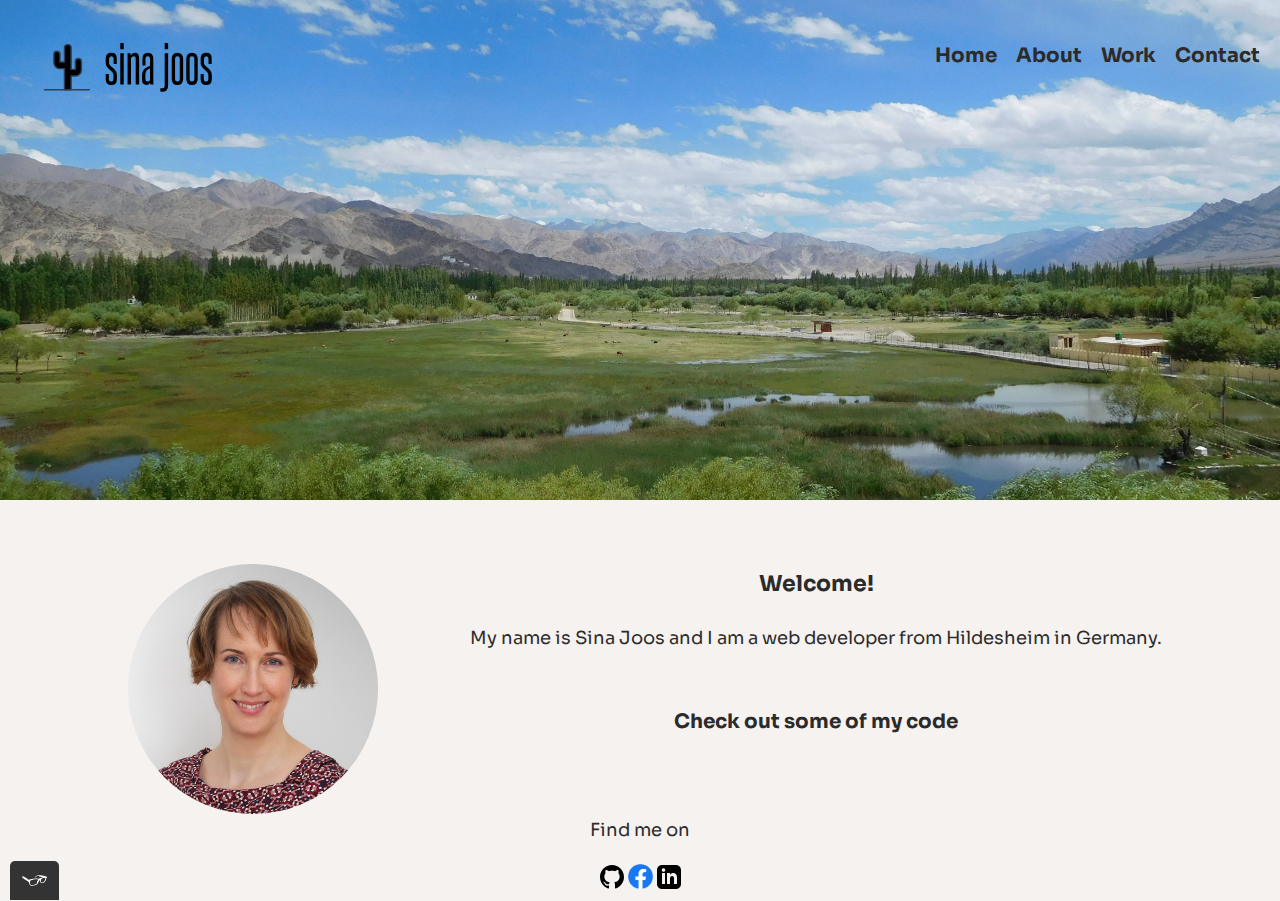
<file: index.html>
<!DOCTYPE html>
<html lang="en">
  <head>
    <meta charset="UTF-8" />
    <meta name="viewport" content="width=device-width, initial-scale=1" />
    <title>index</title>
    <link rel="shortcut icon" href="img/favicon-16x16.ico" />
    <link rel="stylesheet" href="css/normalize.min.css" />
    <link
      href="https://fonts.googleapis.com/css2?family=Sora:wght@200&display=swap"
      rel="stylesheet"
    />
    <link
      href="https://fonts.googleapis.com/css2?family=Sora:wght@700&display=swap"
      rel="stylesheet"
    />
    <link
      href="https://fonts.googleapis.com/css2?family=IBM+Plex+Mono:wght@100&display=swap"
      rel="stylesheet"
    />
    <link rel="stylesheet" type="text/css" href="css/style.production.css" />
  </head>
  <body>
    <div class="ladakh">
      <header class="page-header">
        <img
          src="img/Black-logo-no-background.svg"
          alt="logo"
          class="page-header__item"
        />
        <nav class="main-navigation page-header__item">
          <ul role="menubar" class="navigation-list">
            <li role="presentation">
              <a
                href="index.html"
                role="menuitem"
                class="navigation-list__item navigation-list__item--active"
                >Home</a
              >
            </li>
            <li role="presentation">
              <a href="about.html" role="menuitem" class="navigation-list__item"
                >About</a
              >
            </li>
            <li role="presentation">
              <a href="work.html" role="menuitem" class="navigation-list__item"
                >Work</a
              >
            </li>
            <li role="presentation">
              <a
                href="contact.html"
                role="menuitem"
                class="navigation-list__item"
                >Contact</a
              >
            </li>
          </ul>
        </nav>
      </header>
    </div>
    <main>
      <img
        src="img/portrait.jpg"
        class="profile__portrait"
        alt="portrait of Sina Joos"
      />
      <div class="leftAlign">
        <h1>Welcome!</h1>
        <p>
          My name is Sina Joos and I am a web developer from Hildesheim in
          Germany.
        </p>
        <br />
        <a href="#">Check out some of my code</a>
      </div>
    </main>
    <footer class="footer">
      <p>Find me on</p>
      <!-- Github logo -->
      <a href="https://github.com/SinaHI78" target="_blank">
        <img src="img/github-icon.svg" alt="github" />
      </a>
      <!-- Facebook logo -->
      <a href="https://www.facebook.com/sina.joos" target="_blank">
        <img
          src="img/f_logo_RGB-Blue_250.png"
          alt="facebook"
          class="facebook"
        />
      </a>
      <!-- LinkedIn logo -->
      <a
        href="https://www.linkedin.com/in/sina-joos-17202912b/"
        target="_blank"
      >
        <img src="img/linkedin-icon.svg" alt="linkedin" />
      </a>
    </footer>
    <script src="js/tota11y.min.js"></script>
  </body>
</html>
</file>
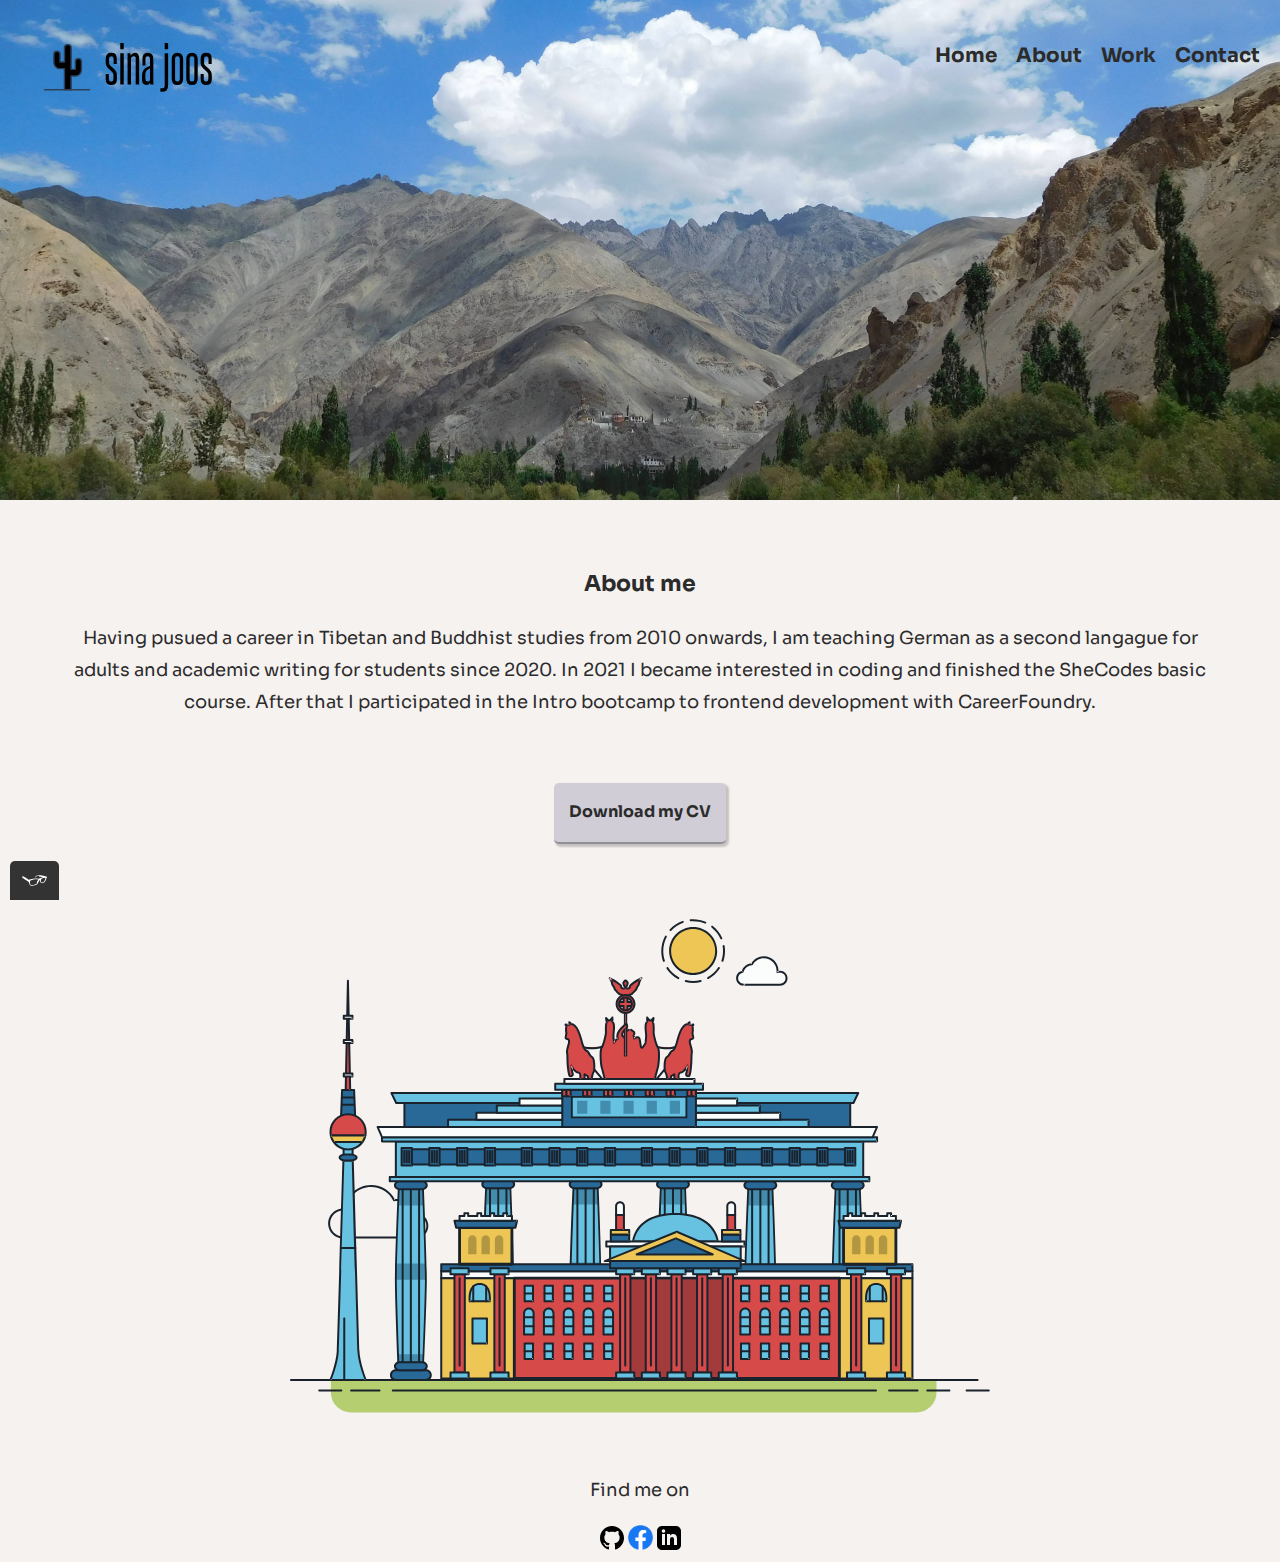
<file: about.html>
<!DOCTYPE html>
<html lang="en">
  <head>
    <meta charset="UTF-8" />
    <meta http-equiv="X-UA-Compatible" content="IE=edge" />
    <meta name="viewport" content="width=device-width, initial-scale=1" />
    <title>about</title>
    <link rel="shortcut icon" href="img/favicon-16x16.ico" />
    <link rel="stylesheet" href="css/normalize.min.css" />
    <link
      href="https://fonts.googleapis.com/css2?family=Sora:wght@200&display=swap"
      rel="stylesheet"
    />
    <link
      href="https://fonts.googleapis.com/css2?family=Sora:wght@700&display=swap"
      rel="stylesheet"
    />
    <link rel="stylesheet" type="text/css" href="css/style.production.css" />
  </head>
  <body>
    <div class="road">
      <header class="page-header">
        <img
          src="img/Black-logo-no-background.svg"
          alt="logo"
          class="page-header__item"
        />
        <nav class="main-navigation page-header__item">
          <ul role="menubar" class="navigation-list">
            <li role="presentation">
              <a href="index.html" role="menuitem" class="navigation-list__item"
                >Home</a
              >
            </li>
            <li role="presentation">
              <a
                href="about.html"
                role="menuitem"
                class="navigation-list__item navigation-list__item--active"
                >About</a
              >
            </li>
            <li role="presentation">
              <a href="work.html" role="menuitem" class="navigation-list__item"
                >Work</a
              >
            </li>
            <li role="presentation">
              <a
                href="contact.html"
                role="menuitem"
                class="navigation-list__item"
                >Contact</a
              >
            </li>
          </ul>
        </nav>
      </header>
    </div>
    <main>
      <div class="leftAlign">
        <h1>About me</h1>
        <p>
          Having pusued a career in Tibetan and Buddhist studies from 2010
          onwards, I am teaching German as a second langague for adults and
          academic writing for students since 2020. In 2021 I became interested
          in coding and finished the SheCodes basic course. After that I
          participated in the Intro bootcamp to frontend development with
          CareerFoundry.
        </p>
      </div>
      <a href="#" class="button" download>Download my CV</a>
      <br />
      <br />
      <br />
      <div class="svg">
        <svg
          xmlns="http://www.w3.org/2000/svg"
          class="berlin-illustration"
          height="505"
          viewBox="0 0 700 505"
          xmlns:xlink="http://www.w3.org/1999/xlink"
        >
          <defs>
            <polygon
              id="a"
              points=".06 231.917 .06 .929 688.717 .929 688.717 231.917"
            />
          </defs>
          <g fill="none" fill-rule="evenodd">
            <g transform="translate(0 241)" class="cloud-front">
              <path
                fill="#1A232C"
                d="M87.602,29 L87.602,28 C87.326,28.001 87.103,28.024 86.927,28.033 L86.979,29.031 L87.947,28.78 C85.741,20.282 78.041,14.002 68.852,14 C67.858,14 66.904,14.096 65.98,14.231 L66.125,15.22 L67.019,14.772 C62.626,6.015 53.567,0.001 43.102,0 C29.041,0.002 17.524,10.848 16.443,24.632 L17.44,24.71 L17.606,23.724 C16.803,23.589 15.969,23.5 15.102,23.5 C6.817,23.501 0.102,30.215 0.102,38.5 C0.102,46.785 6.817,53.499 15.102,53.5 L87.602,53.5 C94.644,53.499 100.351,47.792 100.352,40.75 C100.351,33.708 94.644,28.001 87.602,28 L87.602,30 C90.573,30 93.254,31.202 95.203,33.149 C97.15,35.097 98.351,37.778 98.352,40.75 C98.351,43.722 97.15,46.403 95.203,48.351 C93.254,50.298 90.573,51.5 87.602,51.5 L15.102,51.5 C11.509,51.5 8.265,50.046 5.909,47.692 C3.555,45.337 2.102,42.093 2.102,38.5 C2.102,34.907 3.555,31.663 5.909,29.308 C8.265,26.954 11.509,25.5 15.102,25.5 C15.831,25.5 16.553,25.575 17.273,25.697 C17.551,25.743 17.832,25.672 18.055,25.499 C18.277,25.325 18.414,25.07 18.436,24.789 C19.436,12.04 30.094,1.998 43.102,2 C52.786,1.999 61.163,7.564 65.231,15.669 C65.425,16.055 65.842,16.272 66.27,16.21 C67.132,16.084 67.988,16 68.852,16 C77.108,15.998 84.027,21.647 86.011,29.283 C86.13,29.741 86.557,30.054 87.031,30.03 C87.27,30.017 87.457,29.999 87.602,30 L87.602,29"
                transform="translate(38 36)"
              />
            </g>
            <path
              fill="#B5CE6F"
              d="M646.484,484.382 C646.484,489.501 644.531,494.62 640.627,498.525 C636.722,502.43 631.603,504.382 626.484,504.382 L60.873,504.382 C55.754,504.382 50.636,502.43 46.731,498.525 C42.826,494.62 40.873,489.501 40.873,484.382 L40.873,471.917 L646.484,471.917 L646.484,484.382"
            />
            <polyline
              fill="#67C2E2"
              points="334.824 185.029 101.449 185.029 106.209 195.08 563.438 195.08 568.2 185.029 334.824 185.029"
            />
            <path
              fill="#1A232C"
              d="M334.824,185.029 L334.824,184.029 L101.449,184.029 C101.104,184.029 100.788,184.203 100.604,184.494 C100.42,184.785 100.398,185.146 100.545,185.457 L105.306,195.508 C105.471,195.856 105.824,196.079 106.209,196.079 L563.438,196.079 C563.824,196.079 564.177,195.856 564.342,195.508 L569.104,185.457 C569.251,185.146 569.229,184.785 569.045,184.494 C568.861,184.203 568.544,184.029 568.2,184.029 L334.824,184.029 L334.824,186.029 L566.62,186.029 L562.806,194.08 L106.842,194.08 L103.029,186.029 L334.824,186.029 L334.824,185.029"
            />
            <polygon
              fill="#296997"
              points="114.416 218.974 560.222 218.974 560.222 195.08 114.416 195.08"
            />
            <path
              fill="#1A232C"
              d="M560.222,218.974 L560.222,217.974 L115.416,217.974 L115.416,196.079 L559.222,196.079 L559.222,218.974 L560.222,218.974 L560.222,217.974 L560.222,218.974 L561.222,218.974 L561.222,195.08 C561.222,194.816 561.115,194.559 560.929,194.372 C560.742,194.186 560.485,194.08 560.222,194.08 L114.416,194.08 C114.152,194.08 113.895,194.186 113.708,194.372 C113.522,194.559 113.416,194.816 113.416,195.08 L113.416,218.974 C113.416,219.237 113.522,219.495 113.708,219.681 C113.895,219.867 114.152,219.974 114.416,219.974 L560.222,219.974 C560.485,219.974 560.742,219.867 560.929,219.681 C561.115,219.495 561.222,219.237 561.222,218.974 L560.222,218.974"
            />
            <polygon
              fill="#67C2E2"
              points="105.85 269.08 573.225 269.08 573.225 233.398 105.85 233.398"
            />
            <path
              fill="#1A232C"
              d="M573.225,233.398 L573.225,232.398 L105.85,232.398 C105.587,232.398 105.329,232.505 105.143,232.691 C104.957,232.877 104.85,233.134 104.85,233.398 L104.85,269.08 C104.85,269.344 104.957,269.601 105.143,269.788 C105.329,269.974 105.587,270.08 105.85,270.08 L573.225,270.08 C573.488,270.08 573.745,269.974 573.932,269.788 C574.118,269.601 574.225,269.344 574.225,269.08 L574.225,233.398 C574.225,233.134 574.118,232.877 573.932,232.691 C573.745,232.505 573.488,232.398 573.225,232.398 L573.225,233.398 L572.225,233.398 L572.225,268.08 L106.85,268.08 L106.85,234.398 L573.225,234.398 L573.225,233.398 L572.225,233.398 L573.225,233.398"
            />
            <polygon
              fill="#296997"
              points="116.751 256.508 562.557 256.508 562.557 241.243 116.751 241.243"
            />
            <path
              fill="#1A232C"
              d="M562.557,256.508 L562.557,255.508 L117.75,255.508 L117.75,242.243 L561.557,242.243 L561.557,256.508 L562.557,256.508 L562.557,255.508 L562.557,256.508 L563.557,256.508 L563.557,241.243 C563.557,240.979 563.45,240.722 563.264,240.535 C563.078,240.349 562.82,240.243 562.557,240.243 L116.75,240.243 C116.487,240.243 116.23,240.349 116.043,240.535 C115.857,240.722 115.751,240.979 115.751,241.243 L115.751,256.508 C115.751,256.771 115.857,257.029 116.043,257.215 C116.23,257.401 116.487,257.508 116.751,257.508 L562.557,257.508 C562.82,257.508 563.077,257.401 563.264,257.215 C563.45,257.029 563.557,256.771 563.557,256.508 L562.557,256.508"
            />
            <polygon
              fill="#67C2E2"
              points="158.07 218.974 518.563 218.974 518.563 211.858 158.07 211.858"
            />
            <path
              fill="#1A232C"
              d="M518.563,211.858 L518.563,210.858 L158.07,210.858 C157.807,210.858 157.549,210.964 157.363,211.151 C157.177,211.337 157.07,211.594 157.07,211.858 L157.07,218.974 C157.07,219.237 157.177,219.495 157.363,219.681 C157.549,219.867 157.807,219.974 158.07,219.974 L518.563,219.974 C518.826,219.974 519.083,219.867 519.27,219.681 C519.456,219.495 519.562,219.237 519.562,218.974 L519.562,211.858 C519.562,211.594 519.456,211.337 519.27,211.151 C519.083,210.964 518.826,210.858 518.563,210.858 L518.563,211.858 L517.563,211.858 L517.563,217.974 L159.07,217.974 L159.07,212.858 L518.563,212.858 L518.563,211.858 L517.563,211.858 L518.563,211.858"
            />
            <polygon
              fill="#FBFDFC"
              points="186.438 211.858 490.194 211.858 490.194 204.741 186.438 204.741"
            />
            <path
              fill="#1A232C"
              d="M490.194,204.741 L490.194,203.741 L186.438,203.741 C186.175,203.741 185.917,203.848 185.731,204.034 C185.545,204.221 185.438,204.478 185.438,204.741 L185.438,211.858 C185.438,212.121 185.545,212.379 185.731,212.565 C185.917,212.751 186.175,212.858 186.438,212.858 L490.194,212.858 C490.458,212.858 490.715,212.751 490.902,212.565 C491.088,212.379 491.194,212.121 491.194,211.858 L491.194,204.741 C491.194,204.478 491.088,204.221 490.902,204.034 C490.715,203.848 490.458,203.741 490.194,203.741 L490.194,204.741 L489.194,204.741 L489.194,210.858 L187.438,210.858 L187.438,205.741 L490.194,205.741 L490.194,204.741 L489.194,204.741 L490.194,204.741"
            />
            <polygon
              fill="#67C2E2"
              points="206.805 204.741 469.828 204.741 469.828 197.624 206.805 197.624"
            />
            <path
              fill="#1A232C"
              d="M469.828,197.624 L469.828,196.624 L206.805,196.624 C206.541,196.624 206.284,196.731 206.098,196.917 C205.911,197.103 205.805,197.361 205.805,197.624 L205.805,204.741 C205.805,205.005 205.911,205.262 206.098,205.449 C206.284,205.635 206.541,205.741 206.805,205.741 L469.828,205.741 C470.091,205.741 470.349,205.635 470.535,205.449 C470.722,205.262 470.828,205.005 470.828,204.741 L470.828,197.624 C470.828,197.361 470.722,197.103 470.535,196.917 C470.349,196.731 470.091,196.624 469.828,196.624 L469.828,197.624 L468.828,197.624 L468.828,203.741 L207.805,203.741 L207.805,198.624 L469.828,198.624 L469.828,197.624 L468.828,197.624 L469.828,197.624"
            />
            <polygon
              fill="#FBFDFC"
              points="229.521 197.624 447.111 197.624 447.111 190.509 229.521 190.509"
            />
            <path
              fill="#1A232C"
              d="M447.111,190.509 L447.111,189.509 L229.521,189.509 C229.258,189.509 229,189.616 228.814,189.802 C228.628,189.988 228.521,190.246 228.521,190.509 L228.521,197.624 C228.521,197.888 228.628,198.145 228.814,198.332 C229,198.518 229.258,198.624 229.521,198.624 L447.111,198.624 C447.375,198.624 447.632,198.518 447.818,198.332 C448.005,198.145 448.111,197.888 448.111,197.624 L448.111,190.509 C448.111,190.246 448.005,189.988 447.818,189.802 C447.632,189.616 447.375,189.509 447.111,189.509 L447.111,190.509 L446.111,190.509 L446.111,196.624 L230.521,196.624 L230.521,191.509 L447.111,191.509 L447.111,190.509 L446.111,190.509 L447.111,190.509"
            />
            <path
              fill="#67C2E2"
              d="M135.607,355.447 C135.163,337.766 134.264,313.326 133.648,297.387 C133.274,287.721 133.004,281.18 133.004,281.18 L108.722,281.18 C108.722,281.18 108.452,287.721 108.079,297.387 C107.462,313.326 106.563,337.766 106.119,355.447 C105.953,362.059 105.85,367.732 105.85,371.653 L105.85,371.654 C105.85,386.117 107.243,424.332 108.089,446.189 C108.457,455.706 108.722,462.126 108.722,462.126 L133.004,462.126 C133.004,462.126 133.269,455.706 133.637,446.189 C134.482,424.332 135.876,386.117 135.876,371.654 L135.876,371.653 C135.876,367.732 135.773,362.059 135.607,355.447"
            />
            <path
              fill="#428DAE"
              d="M133.648 297.387L108.079 297.387C108.452 287.721 108.722 281.18 108.722 281.18L133.004 281.18C133.004 281.18 133.274 287.721 133.648 297.387M135.876 371.654L105.85 371.654 105.85 371.653C105.85 367.732 105.953 362.059 106.119 355.447L135.607 355.447C135.773 362.059 135.876 367.732 135.876 371.653L135.876 371.654M133.004 462.126L108.722 462.126C108.722 462.126 108.457 455.706 108.089 446.189L133.637 446.189C133.269 455.706 133.004 462.126 133.004 462.126"
            />
            <path
              fill="#1A232C"
              d="M109.612,461.199 L132.114,461.199 C132.447,453.007 134.949,390.886 134.949,371.653 C134.949,352.42 132.447,290.299 132.114,282.108 L109.612,282.108 C109.279,290.299 106.778,352.42 106.778,371.653 C106.778,390.886 109.279,453.007 109.612,461.199 Z M133.895,463.054 L107.832,463.054 L107.794,462.164 C107.766,461.466 104.922,392.193 104.922,371.653 C104.922,351.114 107.766,281.839 107.794,281.142 L107.832,280.252 L133.895,280.252 L133.931,281.142 C133.96,281.839 136.804,351.114 136.804,371.653 C136.804,392.193 133.96,461.466 133.931,462.164 L133.895,463.054 L133.895,463.054 Z"
            />
            <path
              fill="#1A232C"
              d="M111.638 281.18L111.638 462.126C111.638 462.679 112.086 463.126 112.638 463.126 113.19 463.126 113.638 462.679 113.638 462.126L113.638 281.18C113.638 280.628 113.19 280.18 112.638 280.18 112.086 280.18 111.638 280.628 111.638 281.18M119.863 281.18L119.863 462.126C119.863 462.679 120.311 463.126 120.863 463.126 121.416 463.126 121.863 462.679 121.863 462.126L121.863 281.18C121.863 280.628 121.416 280.18 120.863 280.18 120.311 280.18 119.863 280.628 119.863 281.18M128.088 281.18L128.088 462.126C128.088 462.679 128.536 463.126 129.088 463.126 129.64 463.126 130.088 462.679 130.088 462.126L130.088 281.18C130.088 280.628 129.64 280.18 129.088 280.18 128.536 280.18 128.088 280.628 128.088 281.18"
            />
            <path
              fill="#296997"
              d="M136.79,277.265 C136.79,279.418 134.675,281.18 132.09,281.18 L109.636,281.18 C107.051,281.18 104.936,279.418 104.936,277.265 C104.936,275.111 107.051,273.349 109.636,273.349 L132.09,273.349 C134.675,273.349 136.79,275.111 136.79,277.265"
            />
            <path
              fill="#1A232C"
              d="M136.79,277.265 L135.79,277.265 C135.789,278.005 135.433,278.704 134.769,279.262 C134.109,279.814 133.155,280.181 132.09,280.18 L109.636,280.18 C108.571,280.181 107.617,279.814 106.956,279.262 C106.293,278.704 105.936,278.005 105.936,277.265 C105.936,276.524 106.293,275.825 106.957,275.267 C107.617,274.715 108.571,274.348 109.636,274.349 L132.09,274.349 C133.155,274.348 134.109,274.716 134.769,275.267 C135.433,275.825 135.789,276.524 135.79,277.265 L137.79,277.265 C137.791,275.851 137.09,274.593 136.049,273.731 C135.006,272.863 133.61,272.35 132.09,272.349 L109.636,272.349 C108.116,272.35 106.72,272.863 105.676,273.731 C104.636,274.593 103.935,275.851 103.936,277.265 C103.935,278.678 104.636,279.937 105.677,280.798 C106.72,281.666 108.116,282.179 109.636,282.18 L132.09,282.18 C133.61,282.179 135.006,281.666 136.049,280.798 C137.09,279.937 137.791,278.678 137.79,277.265 L136.79,277.265"
            />
            <path
              fill="#296997"
              d="M140.775,467.217 C140.775,469.803 138.661,471.917 136.076,471.917 L105.65,471.917 C103.065,471.917 100.951,469.803 100.951,467.217 L100.951,466.825 C100.951,464.241 103.065,462.126 105.65,462.126 L136.076,462.126 C138.661,462.126 140.775,464.241 140.775,466.825 L140.775,467.217"
            />
            <path
              fill="#1A232C"
              d="M140.775,467.217 L139.775,467.217 C139.775,468.235 139.361,469.155 138.688,469.83 C138.013,470.503 137.093,470.917 136.076,470.917 L105.65,470.917 C104.633,470.917 103.713,470.504 103.038,469.83 C102.365,469.155 101.951,468.235 101.951,467.217 L101.951,466.825 C101.951,465.808 102.365,464.889 103.038,464.214 C103.713,463.54 104.633,463.127 105.65,463.126 L136.076,463.126 C137.093,463.127 138.013,463.54 138.688,464.214 C139.362,464.889 139.775,465.808 139.775,466.825 L139.775,467.217 L141.775,467.217 L141.775,466.825 C141.772,463.684 139.217,461.13 136.076,461.126 L105.65,461.126 C102.509,461.13 99.955,463.684 99.951,466.825 L99.951,467.217 C99.954,470.36 102.509,472.914 105.65,472.917 L136.076,472.917 C139.217,472.914 141.772,470.36 141.775,467.217 L140.775,467.217"
            />
            <path
              fill="#296997"
              d="M136.79,458.208 C136.79,460.363 134.675,462.126 132.09,462.126 L109.636,462.126 C107.051,462.126 104.936,460.363 104.936,458.208 C104.936,456.057 107.051,454.292 109.636,454.292 L132.09,454.292 C134.675,454.292 136.79,456.057 136.79,458.208"
            />
            <path
              fill="#1A232C"
              d="M136.79,458.208 L135.79,458.208 C135.789,458.949 135.432,459.649 134.769,460.207 C134.108,460.76 133.154,461.128 132.09,461.126 L109.636,461.126 C108.572,461.128 107.617,460.76 106.957,460.207 C106.293,459.649 105.936,458.949 105.936,458.208 C105.936,457.47 106.293,456.77 106.957,456.212 C107.617,455.659 108.572,455.291 109.636,455.292 L132.09,455.292 C133.154,455.291 134.108,455.659 134.769,456.212 C135.433,456.77 135.789,457.47 135.79,458.208 L137.79,458.208 C137.791,456.796 137.09,455.538 136.05,454.675 C135.006,453.808 133.61,453.294 132.09,453.292 L109.636,453.292 C108.115,453.294 106.719,453.808 105.676,454.675 C104.636,455.538 103.935,456.796 103.936,458.208 C103.935,459.622 104.636,460.881 105.676,461.743 C106.72,462.611 108.116,463.125 109.636,463.126 L132.09,463.126 C133.61,463.125 135.006,462.611 136.05,461.743 C137.09,460.881 137.791,459.622 137.79,458.208 L136.79,458.208"
            />
            <path
              fill="#67C2E2"
              d="M572.471,355.447 C572.025,337.766 571.126,313.326 570.51,297.387 C570.137,287.721 569.867,281.18 569.867,281.18 L545.585,281.18 C545.585,281.18 545.315,287.721 544.942,297.387 C544.326,313.326 543.427,337.766 542.981,355.447 C542.815,362.059 542.713,367.732 542.713,371.653 L542.713,371.654 C542.713,386.117 544.107,424.332 544.952,446.189 C545.32,455.706 545.585,462.126 545.585,462.126 L569.867,462.126 C569.867,462.126 570.132,455.706 570.499,446.189 C571.346,424.332 572.739,386.117 572.739,371.654 L572.739,371.653 C572.739,367.732 572.637,362.059 572.471,355.447"
            />
            <path
              fill="#428DAE"
              d="M569.582 297.387L566.951 297.387 566.951 282.108 568.977 282.108C569.063 284.206 569.29 289.841 569.582 297.387M564.951 297.387L545.871 297.387C546.162 289.841 546.39 284.206 546.476 282.108L564.951 282.108 564.951 297.387M571.8 369.187L566.951 369.187 566.951 356.265 571.562 356.265C571.685 361.272 571.771 365.701 571.8 369.187M564.951 369.187L543.653 369.187C543.684 365.512 543.777 360.79 543.912 355.447L553.551 355.447 553.551 356.265 564.951 356.265 564.951 369.187"
            />
            <path
              fill="#1A232C"
              d="M546.476,461.199 L568.977,461.199 C569.31,453.007 571.812,390.886 571.812,371.653 C571.812,352.42 569.31,290.299 568.977,282.108 L546.476,282.108 C546.142,290.299 543.642,352.42 543.642,371.653 C543.642,390.886 546.142,453.007 546.476,461.199 M570.758,463.054 L544.694,463.054 L544.658,462.164 C544.629,461.466 541.785,392.193 541.785,371.653 C541.785,351.114 544.629,281.839 544.658,281.142 L544.694,280.252 L570.758,280.252 L570.795,281.142 C570.823,281.839 573.667,351.114 573.667,371.653 C573.667,392.193 570.823,461.466 570.795,462.164 L570.758,463.054"
            />
            <path
              fill="#1A232C"
              d="M548.501 281.18L548.501 462.126C548.501 462.679 548.949 463.126 549.501 463.126 550.053 463.126 550.501 462.679 550.501 462.126L550.501 281.18C550.501 280.628 550.053 280.18 549.501 280.18 548.949 280.18 548.501 280.628 548.501 281.18M556.727 281.18L556.727 462.126C556.727 462.679 557.174 463.126 557.727 463.126 558.279 463.126 558.727 462.679 558.727 462.126L558.727 281.18C558.727 280.628 558.279 280.18 557.727 280.18 557.174 280.18 556.727 280.628 556.727 281.18M564.951 281.18L564.951 462.126C564.951 462.679 565.399 463.126 565.951 463.126 566.503 463.126 566.951 462.679 566.951 462.126L566.951 281.18C566.951 280.628 566.503 280.18 565.951 280.18 565.399 280.18 564.951 280.628 564.951 281.18"
            />
            <path
              fill="#296997"
              d="M573.653,277.265 C573.653,279.418 571.537,281.18 568.953,281.18 L546.499,281.18 C543.915,281.18 541.799,279.418 541.799,277.265 C541.799,275.111 543.915,273.349 546.499,273.349 L568.953,273.349 C571.537,273.349 573.653,275.111 573.653,277.265"
            />
            <path
              fill="#1A232C"
              d="M573.653,277.265 L572.653,277.265 C572.653,278.005 572.296,278.704 571.632,279.262 C570.972,279.814 570.017,280.181 568.953,280.18 L546.499,280.18 C545.435,280.181 544.48,279.814 543.82,279.262 C543.156,278.704 542.8,278.005 542.799,277.265 C542.8,276.525 543.156,275.825 543.82,275.267 C544.481,274.715 545.435,274.348 546.499,274.349 L568.953,274.349 C570.017,274.348 570.972,274.715 571.632,275.267 C572.296,275.825 572.653,276.525 572.653,277.265 L574.653,277.265 C574.654,275.851 573.953,274.593 572.912,273.731 C571.869,272.863 570.473,272.35 568.953,272.349 L546.499,272.349 C544.979,272.35 543.583,272.863 542.54,273.731 C541.499,274.593 540.798,275.851 540.799,277.265 C540.798,278.679 541.499,279.937 542.54,280.798 C543.583,281.666 544.979,282.179 546.499,282.18 L568.953,282.18 C570.473,282.179 571.869,281.666 572.912,280.798 C573.953,279.937 574.654,278.679 574.653,277.265 L573.653,277.265"
            />
            <path
              fill="#296997"
              d="M577.639,467.217 C577.639,469.803 575.524,471.917 572.938,471.917 L542.514,471.917 C539.929,471.917 537.813,469.803 537.813,467.217 L537.813,466.825 C537.813,464.241 539.929,462.126 542.514,462.126 L572.938,462.126 C575.524,462.126 577.639,464.241 577.639,466.825 L577.639,467.217"
            />
            <path
              fill="#1A232C"
              d="M577.639,467.217 L576.639,467.217 C576.638,468.235 576.225,469.155 575.551,469.83 C574.876,470.503 573.956,470.917 572.938,470.917 L542.514,470.917 C541.497,470.917 540.576,470.503 539.901,469.83 C539.227,469.155 538.814,468.234 538.813,467.217 L538.813,466.825 C538.814,465.808 539.227,464.889 539.901,464.214 C540.576,463.54 541.497,463.127 542.514,463.126 L572.938,463.126 C573.956,463.127 574.876,463.54 575.551,464.214 C576.225,464.888 576.638,465.808 576.639,466.825 L576.639,467.217 L578.639,467.217 L578.639,466.825 C578.635,463.684 576.081,461.13 572.938,461.126 L542.514,461.126 C539.372,461.13 536.817,463.684 536.813,466.825 L536.813,467.217 C536.817,470.36 539.372,472.914 542.514,472.917 L572.938,472.917 C576.081,472.914 578.635,470.359 578.639,467.217 L577.639,467.217"
            />
            <path
              fill="#296997"
              d="M573.653,458.208 C573.653,460.363 571.537,462.126 568.953,462.126 L546.499,462.126 C543.915,462.126 541.799,460.363 541.799,458.208 C541.799,456.057 543.915,454.292 546.499,454.292 L568.953,454.292 C571.537,454.292 573.653,456.057 573.653,458.208"
            />
            <path
              fill="#1A232C"
              d="M573.653,458.208 L572.653,458.208 C572.653,458.949 572.296,459.649 571.632,460.207 C570.971,460.76 570.017,461.128 568.953,461.126 L546.499,461.126 C545.435,461.128 544.481,460.76 543.82,460.207 C543.157,459.649 542.799,458.949 542.799,458.208 C542.799,457.47 543.156,456.77 543.82,456.212 C544.481,455.659 545.435,455.291 546.499,455.292 L568.953,455.292 C570.017,455.291 570.971,455.659 571.632,456.212 C572.296,456.77 572.653,457.47 572.653,458.208 L574.653,458.208 C574.654,456.796 573.953,455.538 572.912,454.675 C571.869,453.808 570.473,453.294 568.953,453.292 L546.499,453.292 C544.979,453.294 543.583,453.808 542.54,454.675 C541.499,455.538 540.798,456.796 540.799,458.208 C540.798,459.622 541.499,460.881 542.54,461.743 C543.583,462.611 544.979,463.125 546.499,463.126 L568.953,463.126 C570.473,463.125 571.869,462.611 572.912,461.743 C573.953,460.881 574.654,459.622 574.653,458.208 L573.653,458.208"
            />
            <path
              fill="#67C2E2"
              d="M485.098,355.447 C484.654,337.766 483.753,313.326 483.137,297.387 C482.764,287.721 482.494,281.18 482.494,281.18 L458.213,281.18 C458.213,281.18 457.942,287.721 457.569,297.387 C456.953,313.326 456.055,337.766 455.608,355.447 C455.443,362.059 455.34,367.732 455.34,371.653 L455.34,371.654 C455.34,386.117 456.733,424.332 457.58,446.189 C457.948,455.706 458.213,462.126 458.213,462.126 L482.494,462.126 C482.494,462.126 482.759,455.706 483.126,446.189 C483.973,424.332 485.366,386.117 485.366,371.654 L485.366,371.653 C485.366,367.732 485.265,362.059 485.098,355.447"
            />
            <path
              fill="#428DAE"
              d="M483.137 297.387L457.569 297.387C457.942 287.721 458.213 281.18 458.213 281.18L482.494 281.18C482.494 281.18 482.764 287.721 483.137 297.387M485.355 369.187L455.351 369.187C455.382 365.502 455.475 360.78 455.608 355.447L485.098 355.447C485.232 360.78 485.325 365.502 485.355 369.187"
            />
            <path
              fill="#1A232C"
              d="M459.103,461.199 L481.605,461.199 C481.938,453.007 484.439,390.886 484.439,371.653 C484.439,352.42 481.938,290.299 481.605,282.108 L459.103,282.108 C458.769,290.299 456.268,352.42 456.268,371.653 C456.268,390.886 458.769,453.007 459.103,461.199 Z M483.386,463.054 L457.321,463.054 L457.285,462.164 C457.256,461.466 454.412,392.193 454.412,371.653 C454.412,351.114 457.256,281.839 457.285,281.142 L457.321,280.252 L483.386,280.252 L483.422,281.142 C483.45,281.839 486.294,351.114 486.294,371.653 C486.294,392.193 483.45,461.466 483.422,462.164 L483.386,463.054 L483.386,463.054 Z"
            />
            <path
              fill="#1A232C"
              d="M461.128 281.18L461.128 462.126C461.128 462.679 461.576 463.126 462.128 463.126 462.68 463.126 463.128 462.679 463.128 462.126L463.128 281.18C463.128 280.628 462.68 280.18 462.128 280.18 461.576 280.18 461.128 280.628 461.128 281.18M469.354 281.18L469.354 462.126C469.354 462.679 469.801 463.126 470.354 463.126 470.906 463.126 471.354 462.679 471.354 462.126L471.354 281.18C471.354 280.628 470.906 280.18 470.354 280.18 469.801 280.18 469.354 280.628 469.354 281.18M477.578 281.18L477.578 462.126C477.578 462.679 478.026 463.126 478.578 463.126 479.13 463.126 479.578 462.679 479.578 462.126L479.578 281.18C479.578 280.628 479.13 280.18 478.578 280.18 478.026 280.18 477.578 280.628 477.578 281.18"
            />
            <path
              fill="#296997"
              d="M486.281,277.265 C486.281,279.418 484.164,281.18 481.58,281.18 L459.126,281.18 C456.542,281.18 454.426,279.418 454.426,277.265 C454.426,275.111 456.542,273.349 459.126,273.349 L481.58,273.349 C484.164,273.349 486.281,275.111 486.281,277.265"
            />
            <path
              fill="#1A232C"
              d="M486.281,277.265 L485.281,277.265 C485.281,278.005 484.924,278.704 484.26,279.262 C483.599,279.814 482.644,280.181 481.58,280.18 L459.126,280.18 C458.062,280.181 457.107,279.814 456.447,279.262 C455.783,278.704 455.427,278.005 455.426,277.265 C455.427,276.525 455.783,275.825 456.447,275.267 C457.108,274.715 458.062,274.348 459.126,274.349 L481.58,274.349 C482.644,274.348 483.599,274.716 484.26,275.268 C484.924,275.825 485.281,276.525 485.281,277.265 L487.281,277.265 C487.282,275.851 486.58,274.593 485.54,273.731 C484.496,272.863 483.1,272.35 481.58,272.349 L459.126,272.349 C457.606,272.35 456.21,272.863 455.167,273.731 C454.126,274.593 453.425,275.851 453.426,277.265 C453.425,278.679 454.126,279.937 455.167,280.798 C456.21,281.666 457.606,282.179 459.126,282.18 L481.58,282.18 C483.1,282.179 484.496,281.666 485.54,280.799 C486.58,279.937 487.282,278.679 487.281,277.265 L486.281,277.265"
            />
            <path
              fill="#296997"
              d="M490.266,467.217 C490.266,469.803 488.151,471.917 485.565,471.917 L455.141,471.917 C452.556,471.917 450.44,469.803 450.44,467.217 L450.44,466.825 C450.44,464.241 452.556,462.126 455.141,462.126 L485.565,462.126 C488.151,462.126 490.266,464.241 490.266,466.825 L490.266,467.217"
            />
            <path
              fill="#1A232C"
              d="M490.266,467.217 L489.266,467.217 C489.265,468.235 488.852,469.155 488.178,469.83 C487.503,470.503 486.583,470.917 485.565,470.917 L455.141,470.917 C454.124,470.917 453.203,470.503 452.528,469.83 C451.854,469.155 451.441,468.234 451.44,467.217 L451.44,466.825 C451.441,465.808 451.854,464.889 452.528,464.214 C453.203,463.54 454.124,463.127 455.141,463.126 L485.565,463.126 C486.583,463.127 487.503,463.54 488.178,464.214 C488.852,464.888 489.265,465.808 489.266,466.825 L489.266,467.217 L491.266,467.217 L491.266,466.825 C491.262,463.684 488.708,461.13 485.565,461.126 L455.141,461.126 C451.999,461.13 449.444,463.684 449.44,466.825 L449.44,467.217 C449.444,470.36 451.999,472.914 455.141,472.917 L485.565,472.917 C488.708,472.914 491.262,470.359 491.266,467.217 L490.266,467.217"
            />
            <path
              fill="#296997"
              d="M486.281,458.208 C486.281,460.363 484.164,462.126 481.58,462.126 L459.126,462.126 C456.542,462.126 454.426,460.363 454.426,458.208 C454.426,456.057 456.542,454.292 459.126,454.292 L481.58,454.292 C484.164,454.292 486.281,456.057 486.281,458.208"
            />
            <path
              fill="#1A232C"
              d="M486.281,458.208 L485.281,458.208 C485.281,458.949 484.923,459.649 484.26,460.207 C483.599,460.76 482.644,461.128 481.58,461.126 L459.126,461.126 C458.062,461.128 457.108,460.76 456.447,460.207 C455.784,459.649 455.427,458.949 455.426,458.208 C455.426,457.47 455.783,456.77 456.447,456.212 C457.108,455.659 458.062,455.291 459.126,455.292 L481.58,455.292 C482.644,455.291 483.598,455.659 484.26,456.212 C484.924,456.77 485.281,457.47 485.281,458.208 L487.281,458.208 C487.282,456.795 486.58,455.538 485.54,454.675 C484.496,453.808 483.1,453.294 481.58,453.292 L459.126,453.292 C457.606,453.294 456.21,453.808 455.167,454.675 C454.126,455.538 453.425,456.796 453.426,458.208 C453.425,459.622 454.126,460.881 455.167,461.743 C456.21,462.611 457.606,463.125 459.126,463.126 L481.58,463.126 C483.1,463.125 484.496,462.611 485.54,461.743 C486.581,460.881 487.282,459.622 487.281,458.208 L486.281,458.208"
            />
            <path
              fill="#67C2E2"
              d="M397.726,354.466 C397.28,336.787 396.381,312.346 395.765,296.407 C395.392,286.742 395.122,280.2 395.122,280.2 L370.84,280.2 C370.84,280.2 370.57,286.742 370.197,296.407 C369.581,312.346 368.682,336.787 368.236,354.466 C368.07,361.078 367.968,366.751 367.968,370.672 L367.968,370.673 C367.968,385.136 369.361,423.352 370.207,445.208 C370.575,454.726 370.84,461.146 370.84,461.146 L395.122,461.146 C395.122,461.146 395.386,454.726 395.754,445.208 C396.601,423.352 397.994,385.136 397.994,370.673 L397.994,370.672 C397.994,366.751 397.892,361.078 397.726,354.466"
            />
            <path
              fill="#428DAE"
              d="M394.837 296.407L392.206 296.407 392.206 281.127 394.233 281.127C394.318 283.225 394.545 288.861 394.837 296.407L394.837 296.407zM383.981 296.407L390.206 296.407 390.206 281.127 383.981 281.127 383.981 296.407zM375.756 296.407L381.98 296.407 381.98 281.127 375.756 281.127 375.756 296.407zM373.756 296.407L371.126 296.407C371.417 288.861 371.645 283.225 371.73 281.127L373.756 281.127 373.756 296.407 373.756 296.407zM397.062 369.187L392.206 369.187 392.206 354.466 396.796 354.466C396.943 360.298 397.041 365.389 397.062 369.187L397.062 369.187zM383.981 369.187L390.206 369.187 390.206 354.466 383.981 354.466 383.981 369.187zM375.756 369.187L381.98 369.187 381.98 354.466 375.756 354.466 375.756 369.187zM373.756 369.187L368.9 369.187C368.921 365.389 369.019 360.298 369.166 354.466L373.756 354.466 373.756 369.187 373.756 369.187z"
            />
            <path
              fill="#1A232C"
              d="M371.73,460.218 L394.233,460.218 C394.565,452.027 397.066,389.906 397.066,370.672 C397.066,351.44 394.565,289.319 394.233,281.127 L371.73,281.127 C371.397,289.319 368.895,351.44 368.895,370.672 C368.895,389.906 371.397,452.027 371.73,460.218 M396.013,462.074 L369.949,462.074 L369.912,461.184 C369.884,460.486 367.04,391.212 367.04,370.672 C367.04,350.133 369.884,280.859 369.912,280.162 L369.949,279.272 L396.013,279.272 L396.05,280.162 C396.078,280.859 398.922,350.133 398.922,370.672 C398.922,391.212 396.078,460.486 396.05,461.184 L396.013,462.074"
            />
            <path
              fill="#1A232C"
              d="M373.756 280.2L373.756 461.146C373.756 461.698 374.203 462.146 374.756 462.146 375.308 462.146 375.756 461.698 375.756 461.146L375.756 280.2C375.756 279.647 375.308 279.2 374.756 279.2 374.203 279.2 373.756 279.647 373.756 280.2M381.98 280.2L381.98 461.146C381.98 461.698 382.428 462.146 382.98 462.146 383.533 462.146 383.981 461.698 383.981 461.146L383.981 280.2C383.981 279.647 383.533 279.2 382.98 279.2 382.428 279.2 381.98 279.647 381.98 280.2M390.206 280.2L390.206 461.146C390.206 461.698 390.654 462.146 391.206 462.146 391.758 462.146 392.206 461.698 392.206 461.146L392.206 280.2C392.206 279.647 391.758 279.2 391.206 279.2 390.654 279.2 390.206 279.647 390.206 280.2"
            />
            <path
              fill="#296997"
              d="M398.908,276.285 C398.908,278.439 396.792,280.2 394.208,280.2 L371.754,280.2 C369.17,280.2 367.053,278.439 367.053,276.285 C367.053,274.13 369.17,272.369 371.754,272.369 L394.208,272.369 C396.792,272.369 398.908,274.13 398.908,276.285"
            />
            <path
              fill="#1A232C"
              d="M398.908,276.285 L397.908,276.285 C397.907,277.025 397.551,277.724 396.887,278.281 C396.227,278.833 395.272,279.201 394.208,279.2 L371.754,279.2 C370.69,279.201 369.735,278.833 369.074,278.281 C368.41,277.724 368.053,277.025 368.053,276.285 C368.053,275.544 368.41,274.845 369.074,274.287 C369.735,273.735 370.69,273.367 371.754,273.369 L394.208,273.369 C395.272,273.367 396.227,273.735 396.887,274.287 C397.551,274.844 397.907,275.544 397.908,276.285 L399.908,276.285 C399.909,274.871 399.208,273.612 398.167,272.75 C397.124,271.883 395.728,271.37 394.208,271.369 L371.754,271.369 C370.234,271.37 368.838,271.883 367.794,272.75 C366.754,273.612 366.052,274.871 366.053,276.285 C366.052,277.699 366.754,278.957 367.795,279.818 C368.838,280.686 370.234,281.198 371.754,281.2 L394.208,281.2 C395.728,281.198 397.123,280.686 398.167,279.818 C399.208,278.957 399.909,277.698 399.908,276.285 L398.908,276.285"
            />
            <path
              fill="#296997"
              d="M402.894,466.237 C402.894,468.823 400.779,470.937 398.193,470.937 L367.768,470.937 C365.183,470.937 363.068,468.823 363.068,466.237 L363.068,465.844 C363.068,463.26 365.183,461.146 367.768,461.146 L398.193,461.146 C400.779,461.146 402.894,463.26 402.894,465.844 L402.894,466.237"
            />
            <path
              fill="#1A232C"
              d="M402.894,466.237 L401.894,466.237 C401.893,467.254 401.48,468.174 400.806,468.849 C400.131,469.523 399.211,469.937 398.193,469.937 L367.768,469.937 C366.751,469.937 365.831,469.523 365.156,468.849 C364.482,468.174 364.069,467.254 364.068,466.237 L364.068,465.844 C364.069,464.828 364.482,463.908 365.156,463.233 C365.831,462.56 366.751,462.146 367.768,462.146 L398.193,462.146 C399.211,462.146 400.131,462.56 400.806,463.233 C401.48,463.908 401.893,464.828 401.894,465.844 L401.894,466.237 L403.894,466.237 L403.894,465.844 C403.89,462.703 401.336,460.15 398.193,460.146 L367.768,460.146 C364.626,460.15 362.072,462.703 362.068,465.844 L362.068,466.237 C362.072,469.379 364.626,471.933 367.768,471.937 L398.193,471.937 C401.336,471.933 403.89,469.379 403.894,466.237 L402.894,466.237"
            />
            <path
              fill="#296997"
              d="M398.908,457.228 C398.908,459.382 396.792,461.146 394.208,461.146 L371.754,461.146 C369.17,461.146 367.053,459.382 367.053,457.228 C367.053,455.077 369.17,453.312 371.754,453.312 L394.208,453.312 C396.792,453.312 398.908,455.077 398.908,457.228"
            />
            <path
              fill="#1A232C"
              d="M398.908,457.228 L397.908,457.228 C397.908,457.968 397.55,458.669 396.887,459.226 C396.226,459.779 395.272,460.147 394.208,460.146 L371.754,460.146 C370.69,460.147 369.736,459.779 369.074,459.226 C368.411,458.668 368.053,457.968 368.053,457.228 C368.053,456.489 368.41,455.789 369.074,455.231 C369.736,454.679 370.69,454.311 371.754,454.312 L394.208,454.312 C395.272,454.311 396.226,454.679 396.887,455.231 C397.551,455.789 397.908,456.489 397.908,457.228 L399.908,457.228 C399.909,455.815 399.208,454.557 398.167,453.695 C397.124,452.827 395.728,452.313 394.208,452.312 L371.754,452.312 C370.234,452.313 368.838,452.827 367.794,453.695 C366.754,454.557 366.052,455.815 366.053,457.228 C366.052,458.642 366.753,459.901 367.794,460.763 C368.838,461.631 370.234,462.145 371.754,462.146 L394.208,462.146 C395.728,462.145 397.124,461.631 398.167,460.763 C399.208,459.9 399.909,458.642 399.908,457.228 L398.908,457.228"
            />
            <path
              fill="#67C2E2"
              d="M310.353,354.466 C309.908,336.787 309.009,312.346 308.393,296.407 C308.019,286.742 307.75,280.2 307.75,280.2 L283.467,280.2 C283.467,280.2 283.198,286.742 282.824,296.407 C282.208,312.346 281.309,336.787 280.864,354.466 C280.698,361.078 280.596,366.751 280.596,370.672 L280.596,370.673 C280.596,385.136 281.989,423.352 282.834,445.208 C283.202,454.726 283.467,461.146 283.467,461.146 L307.75,461.146 C307.75,461.146 308.014,454.726 308.382,445.208 C309.228,423.352 310.622,385.136 310.622,370.673 L310.622,370.672 C310.622,366.751 310.518,361.078 310.353,354.466"
            />
            <path
              fill="#428DAE"
              d="M308.393 296.407L282.824 296.407C283.198 286.742 283.467 280.2 283.467 280.2L307.75 280.2C307.75 280.2 308.019 286.742 308.393 296.407M310.617 369.187L280.6 369.187C280.621 365.377 280.718 360.285 280.864 354.466L310.353 354.466C310.498 360.285 310.596 365.377 310.617 369.187"
            />
            <path
              fill="#1A232C"
              d="M284.357,460.218 L306.86,460.218 C307.193,452.027 309.694,389.906 309.694,370.672 C309.694,351.44 307.193,289.319 306.86,281.127 L284.357,281.127 C284.024,289.319 281.523,351.44 281.523,370.672 C281.523,389.906 284.024,452.027 284.357,460.218 Z M308.639,462.074 L282.576,462.074 L282.54,461.184 C282.511,460.486 279.668,391.212 279.668,370.672 C279.668,350.133 282.511,280.859 282.54,280.162 L282.576,279.272 L308.639,279.272 L308.677,280.162 C308.706,280.859 311.549,350.133 311.549,370.672 C311.549,391.212 308.706,460.486 308.677,461.184 L308.639,462.074 L308.639,462.074 Z"
            />
            <path
              fill="#1A232C"
              d="M286.383 280.2L286.383 461.146C286.383 461.698 286.831 462.146 287.383 462.146 287.936 462.146 288.383 461.698 288.383 461.146L288.383 280.2C288.383 279.647 287.936 279.2 287.383 279.2 286.831 279.2 286.383 279.647 286.383 280.2M294.608 280.2L294.608 461.146C294.608 461.698 295.056 462.146 295.608 462.146 296.161 462.146 296.608 461.698 296.608 461.146L296.608 280.2C296.608 279.647 296.161 279.2 295.608 279.2 295.056 279.2 294.608 279.647 294.608 280.2M302.834 280.2L302.834 461.146C302.834 461.698 303.281 462.146 303.834 462.146 304.386 462.146 304.834 461.698 304.834 461.146L304.834 280.2C304.834 279.647 304.386 279.2 303.834 279.2 303.281 279.2 302.834 279.647 302.834 280.2"
            />
            <path
              fill="#296997"
              d="M311.535,276.285 C311.535,278.439 309.42,280.2 306.836,280.2 L284.381,280.2 C281.797,280.2 279.681,278.439 279.681,276.285 C279.681,274.13 281.797,272.369 284.381,272.369 L306.836,272.369 C309.42,272.369 311.535,274.13 311.535,276.285"
            />
            <path
              fill="#1A232C"
              d="M311.535,276.285 L310.535,276.285 C310.534,277.025 310.177,277.724 309.514,278.282 C308.854,278.833 307.901,279.201 306.836,279.2 L284.381,279.2 C283.316,279.201 282.362,278.833 281.702,278.281 C281.038,277.724 280.681,277.025 280.681,276.285 C280.681,275.544 281.038,274.844 281.702,274.287 C282.362,273.735 283.317,273.367 284.381,273.369 L306.836,273.369 C307.9,273.367 308.854,273.735 309.514,274.287 C310.177,274.844 310.534,275.544 310.535,276.285 L312.535,276.285 C312.535,274.871 311.835,273.613 310.795,272.75 C309.751,271.883 308.356,271.37 306.836,271.369 L284.381,271.369 C282.861,271.37 281.465,271.883 280.422,272.75 C279.381,273.612 278.68,274.871 278.681,276.285 C278.68,277.698 279.381,278.957 280.422,279.818 C281.465,280.686 282.861,281.198 284.381,281.2 L306.836,281.2 C308.356,281.198 309.751,280.685 310.794,279.818 C311.835,278.956 312.535,277.698 312.535,276.285 L311.535,276.285"
            />
            <path
              fill="#296997"
              d="M315.522,466.237 C315.522,468.823 313.407,470.937 310.821,470.937 L280.396,470.937 C277.811,470.937 275.696,468.823 275.696,466.237 L275.696,465.844 C275.696,463.26 277.811,461.146 280.396,461.146 L310.821,461.146 C313.407,461.146 315.522,463.26 315.522,465.844 L315.522,466.237"
            />
            <path
              fill="#1A232C"
              d="M315.522,466.237 L314.522,466.237 C314.521,467.254 314.108,468.174 313.434,468.849 C312.759,469.523 311.838,469.937 310.821,469.937 L280.396,469.937 C279.379,469.937 278.458,469.523 277.783,468.849 C277.11,468.174 276.696,467.254 276.696,466.237 L276.696,465.844 C276.696,464.828 277.11,463.908 277.783,463.233 C278.458,462.56 279.379,462.146 280.396,462.146 L310.821,462.146 C311.838,462.146 312.759,462.56 313.434,463.233 C314.108,463.908 314.521,464.828 314.522,465.844 L314.522,466.237 L316.521,466.237 L316.521,465.844 C316.518,462.703 313.963,460.15 310.821,460.146 L280.396,460.146 C277.254,460.15 274.7,462.703 274.696,465.844 L274.696,466.237 C274.699,469.379 277.254,471.933 280.396,471.937 L310.821,471.937 C313.963,471.933 316.518,469.379 316.521,466.237 L315.522,466.237"
            />
            <path
              fill="#296997"
              d="M311.535,457.228 C311.535,459.382 309.42,461.146 306.836,461.146 L284.381,461.146 C281.797,461.146 279.681,459.382 279.681,457.228 C279.681,455.077 281.797,453.312 284.381,453.312 L306.836,453.312 C309.42,453.312 311.535,455.077 311.535,457.228"
            />
            <path
              fill="#1A232C"
              d="M311.535,457.228 L310.535,457.228 C310.534,457.969 310.177,458.669 309.514,459.227 C308.854,459.779 307.9,460.147 306.836,460.146 L284.381,460.146 C283.317,460.147 282.363,459.779 281.702,459.227 C281.038,458.669 280.681,457.968 280.681,457.228 C280.681,456.489 281.038,455.789 281.702,455.231 C282.363,454.679 283.317,454.311 284.381,454.312 L306.836,454.312 C307.9,454.311 308.854,454.679 309.514,455.231 C310.177,455.789 310.534,456.489 310.535,457.228 L312.535,457.228 C312.535,455.815 311.835,454.558 310.795,453.695 C309.752,452.827 308.356,452.313 306.836,452.312 L284.381,452.312 C282.861,452.313 281.465,452.827 280.422,453.695 C279.381,454.557 278.68,455.815 278.681,457.228 C278.68,458.642 279.381,459.9 280.422,460.763 C281.465,461.631 282.861,462.145 284.381,462.146 L306.836,462.146 C308.356,462.145 309.752,461.631 310.795,460.763 C311.835,459.9 312.535,458.641 312.535,457.228 L311.535,457.228"
            />
            <path
              fill="#67C2E2"
              d="M222.981,354.466 C222.535,336.787 221.636,312.346 221.02,296.407 C220.647,286.742 220.377,280.2 220.377,280.2 L196.094,280.2 C196.094,280.2 195.825,286.742 195.452,296.407 C194.835,312.346 193.936,336.787 193.491,354.466 C193.325,361.078 193.223,366.751 193.223,370.672 L193.223,370.673 C193.223,385.136 194.616,423.352 195.462,445.208 C195.83,454.726 196.094,461.146 196.094,461.146 L220.377,461.146 C220.377,461.146 220.642,454.726 221.009,445.208 C221.855,423.352 223.249,385.136 223.249,370.673 L223.249,370.672 C223.249,366.751 223.146,361.078 222.981,354.466"
            />
            <path
              fill="#428DAE"
              d="M220.091 296.407L209.236 296.407 209.236 281.127 219.487 281.127C219.573 283.225 219.8 288.861 220.091 296.407L220.091 296.407zM201.011 296.407L207.236 296.407 207.236 281.127 201.011 281.127 201.011 296.407zM199.011 296.407L196.381 296.407C196.672 288.861 196.899 283.225 196.985 281.127L199.011 281.127 199.011 296.407 199.011 296.407zM222.317 369.187L209.236 369.187 209.236 356.265 221.923 356.265 221.923 354.466 222.051 354.466C222.198 360.298 222.296 365.389 222.317 369.187L222.317 369.187zM201.011 369.187L207.236 369.187 207.236 356.265 201.011 356.265 201.011 369.187zM199.011 369.187L194.155 369.187C194.174 365.784 194.255 361.345 194.377 356.265L199.011 356.265 199.011 369.187 199.011 369.187z"
            />
            <path
              fill="#1A232C"
              d="M196.985,460.218 L219.487,460.218 C219.82,452.027 222.321,389.906 222.321,370.672 C222.321,351.44 219.82,289.319 219.487,281.127 L196.985,281.127 C196.651,289.319 194.151,351.44 194.151,370.672 C194.151,389.906 196.651,452.027 196.985,460.218 M221.267,462.074 L195.204,462.074 L195.167,461.184 C195.138,460.486 192.295,391.212 192.295,370.672 C192.295,350.133 195.138,280.859 195.167,280.162 L195.204,279.272 L221.267,279.272 L221.305,280.162 C221.334,280.859 224.177,350.133 224.177,370.672 C224.177,391.212 221.334,460.486 221.305,461.184 L221.267,462.074"
            />
            <path
              fill="#1A232C"
              d="M199.011 280.2L199.011 461.146C199.011 461.698 199.458 462.146 200.011 462.146 200.563 462.146 201.011 461.698 201.011 461.146L201.011 280.2C201.011 279.647 200.563 279.2 200.011 279.2 199.458 279.2 199.011 279.647 199.011 280.2M207.236 280.2L207.236 461.146C207.236 461.698 207.684 462.146 208.236 462.146 208.788 462.146 209.236 461.698 209.236 461.146L209.236 280.2C209.236 279.647 208.788 279.2 208.236 279.2 207.684 279.2 207.236 279.647 207.236 280.2M215.461 280.2L215.461 461.146C215.461 461.698 215.909 462.146 216.461 462.146 217.013 462.146 217.461 461.698 217.461 461.146L217.461 280.2C217.461 279.647 217.013 279.2 216.461 279.2 215.909 279.2 215.461 279.647 215.461 280.2"
            />
            <path
              fill="#296997"
              d="M224.162,276.285 C224.162,278.439 222.047,280.2 219.463,280.2 L197.008,280.2 C194.424,280.2 192.308,278.439 192.308,276.285 C192.308,274.13 194.424,272.369 197.008,272.369 L219.463,272.369 C222.047,272.369 224.162,274.13 224.162,276.285"
            />
            <path
              fill="#1A232C"
              d="M224.162,276.285 L223.162,276.285 C223.161,277.025 222.805,277.724 222.142,278.282 C221.482,278.833 220.528,279.201 219.463,279.2 L197.008,279.2 C195.944,279.201 194.99,278.833 194.329,278.281 C193.665,277.724 193.308,277.025 193.308,276.285 C193.308,275.544 193.665,274.845 194.329,274.287 C194.99,273.735 195.944,273.367 197.008,273.369 L219.463,273.369 C220.528,273.367 221.481,273.735 222.142,274.287 C222.805,274.844 223.161,275.544 223.162,276.285 L225.162,276.285 C225.163,274.871 224.462,273.613 223.422,272.75 C222.379,271.883 220.983,271.37 219.463,271.369 L197.008,271.369 C195.489,271.37 194.093,271.883 193.049,272.75 C192.008,273.612 191.307,274.871 191.308,276.285 C191.307,277.698 192.008,278.957 193.049,279.818 C194.093,280.686 195.489,281.198 197.008,281.2 L219.463,281.2 C220.983,281.198 222.379,280.686 223.422,279.818 C224.462,278.956 225.163,277.698 225.162,276.285 L224.162,276.285"
            />
            <path
              fill="#296997"
              d="M228.149,466.237 C228.149,468.823 226.034,470.937 223.448,470.937 L193.022,470.937 C190.438,470.937 188.323,468.823 188.323,466.237 L188.323,465.844 C188.323,463.26 190.438,461.146 193.022,461.146 L223.448,461.146 C226.034,461.146 228.149,463.26 228.149,465.844 L228.149,466.237"
            />
            <path
              fill="#1A232C"
              d="M228.149,466.237 L227.149,466.237 C227.149,467.254 226.735,468.174 226.061,468.849 C225.386,469.523 224.466,469.937 223.448,469.937 L193.022,469.937 C192.006,469.937 191.086,469.523 190.411,468.849 C189.737,468.174 189.324,467.254 189.323,466.237 L189.323,465.844 C189.324,464.828 189.737,463.908 190.411,463.233 C191.086,462.56 192.006,462.146 193.022,462.146 L223.448,462.146 C224.466,462.146 225.386,462.56 226.061,463.233 C226.735,463.908 227.149,464.828 227.149,465.844 L227.149,466.237 L229.149,466.237 L229.149,465.844 C229.145,462.703 226.59,460.15 223.448,460.146 L193.022,460.146 C189.881,460.15 187.327,462.703 187.323,465.844 L187.323,466.237 C187.327,469.379 189.881,471.933 193.022,471.937 L223.448,471.937 C226.59,471.933 229.145,469.379 229.149,466.237 L228.149,466.237"
            />
            <path
              fill="#296997"
              d="M224.162,457.228 C224.162,459.382 222.047,461.146 219.463,461.146 L197.008,461.146 C194.424,461.146 192.308,459.382 192.308,457.228 C192.308,455.077 194.424,453.312 197.008,453.312 L219.463,453.312 C222.047,453.312 224.162,455.077 224.162,457.228"
            />
            <path
              fill="#1A232C"
              d="M224.162,457.228 L223.162,457.228 C223.161,457.969 222.805,458.669 222.141,459.227 C221.481,459.779 220.527,460.147 219.463,460.146 L197.008,460.146 C195.944,460.147 194.99,459.779 194.329,459.227 C193.665,458.669 193.308,457.968 193.308,457.228 C193.308,456.489 193.665,455.789 194.329,455.231 C194.99,454.679 195.945,454.311 197.008,454.312 L219.463,454.312 C220.527,454.311 221.481,454.679 222.141,455.231 C222.805,455.789 223.161,456.489 223.162,457.228 L225.162,457.228 C225.163,455.815 224.462,454.557 223.422,453.695 C222.379,452.827 220.984,452.313 219.463,452.312 L197.008,452.312 C195.488,452.313 194.092,452.827 193.049,453.695 C192.008,454.557 191.307,455.815 191.308,457.228 C191.307,458.642 192.008,459.9 193.049,460.763 C194.092,461.631 195.488,462.145 197.008,462.146 L219.463,462.146 C220.983,462.145 222.379,461.631 223.422,460.763 C224.462,459.9 225.163,458.641 225.162,457.228 L224.162,457.228"
            />
            <polygon
              fill="#67C2E2"
              points="99.774 273.349 579.301 273.349 579.301 269.08 99.774 269.08"
            />
            <path
              fill="#1A232C"
              d="M579.301,273.349 L579.301,272.349 L100.774,272.349 L100.774,270.08 L578.301,270.08 L578.301,273.349 L579.301,273.349 L579.301,272.349 L579.301,273.349 L580.301,273.349 L580.301,269.08 C580.301,268.817 580.194,268.56 580.008,268.373 C579.822,268.187 579.564,268.08 579.301,268.08 L99.774,268.08 C99.511,268.08 99.254,268.187 99.067,268.373 C98.881,268.56 98.774,268.817 98.774,269.08 L98.774,273.349 C98.774,273.612 98.881,273.87 99.067,274.056 C99.254,274.242 99.511,274.349 99.774,274.349 L579.301,274.349 C579.564,274.349 579.822,274.242 580.008,274.056 C580.194,273.87 580.301,273.612 580.301,273.349 L579.301,273.349"
            />
            <polygon
              fill="#67C2E2"
              points="92.01 233.398 587.064 233.398 587.064 229.131 92.01 229.131"
            />
            <path
              fill="#1A232C"
              d="M587.064,233.398 L587.064,232.398 L93.01,232.398 L93.01,230.131 L586.064,230.131 L586.064,233.398 L587.064,233.398 L587.064,232.398 L587.064,233.398 L588.064,233.398 L588.064,229.131 C588.064,228.868 587.958,228.61 587.772,228.424 C587.585,228.238 587.328,228.131 587.064,228.131 L92.01,228.131 C91.746,228.131 91.489,228.238 91.303,228.424 C91.116,228.61 91.01,228.868 91.01,229.131 L91.01,233.398 C91.01,233.661 91.117,233.919 91.303,234.105 C91.489,234.291 91.746,234.398 92.01,234.398 L587.064,234.398 C587.328,234.398 587.585,234.291 587.771,234.105 C587.958,233.919 588.064,233.661 588.064,233.398 L587.064,233.398"
            />
            <polyline
              fill="#FBFDFC"
              points="337.318 218.974 87.572 218.974 92.01 229.131 582.626 229.131 587.064 218.974 337.318 218.974"
            />
            <path
              fill="#1A232C"
              d="M337.318,218.974 L337.318,217.974 L87.572,217.974 C87.235,217.974 86.92,218.144 86.736,218.426 C86.551,218.709 86.521,219.065 86.656,219.374 L91.093,229.532 C91.253,229.896 91.612,230.131 92.01,230.131 L582.626,230.131 C583.024,230.131 583.383,229.897 583.542,229.532 L587.981,219.374 C588.116,219.065 588.086,218.709 587.901,218.426 C587.716,218.144 587.402,217.974 587.064,217.974 L337.318,217.974 L337.318,219.974 L585.536,219.974 L581.972,228.131 L92.664,228.131 L89.1,219.974 L337.318,219.974 L337.318,218.974"
            />
            <polygon
              fill="#296997"
              points="272.283 218.974 405.943 218.974 405.943 181.701 272.283 181.701"
            />
            <path
              fill="#1A232C"
              d="M405.943,218.974 L405.943,217.974 L273.283,217.974 L273.283,182.701 L404.943,182.701 L404.943,218.974 L405.943,218.974 L405.943,217.974 L405.943,218.974 L406.943,218.974 L406.943,181.701 C406.943,181.437 406.837,181.18 406.65,180.993 C406.464,180.807 406.207,180.701 405.943,180.701 L272.283,180.701 C272.02,180.701 271.762,180.807 271.576,180.993 C271.39,181.18 271.283,181.437 271.283,181.701 L271.283,218.974 C271.283,219.237 271.39,219.495 271.576,219.681 C271.762,219.867 272.02,219.974 272.283,219.974 L405.943,219.974 C406.207,219.974 406.464,219.867 406.65,219.681 C406.837,219.495 406.943,219.237 406.943,218.974 L405.943,218.974"
            />
            <polygon
              fill="#67C2E2"
              points="281.833 209.312 396.393 209.312 396.393 188.946 281.833 188.946"
            />
            <polygon
              fill="#428DAE"
              points="287.111 205.753 297.328 205.753 297.328 192.749 287.111 192.749"
            />
            <polygon
              fill="#428DAE"
              points="310.284 205.753 320.501 205.753 320.501 192.749 310.284 192.749"
            />
            <polygon
              fill="#428DAE"
              points="333.457 205.753 343.673 205.753 343.673 192.749 333.457 192.749"
            />
            <polygon
              fill="#428DAE"
              points="356.63 205.753 366.847 205.753 366.847 192.749 356.63 192.749"
            />
            <polygon
              fill="#428DAE"
              points="379.804 205.753 390.02 205.753 390.02 192.749 379.804 192.749"
            />
            <path
              fill="#1A232C"
              d="M282.761,208.384 L395.465,208.384 L395.465,189.873 L282.761,189.873 L282.761,208.384 Z M280.905,210.24 L397.32,210.24 L397.32,188.018 L280.905,188.018 L280.905,210.24 Z"
            />
            <polygon
              fill="#D64A4A"
              points="272.283 188.359 276.48 188.359 276.48 181.701 272.283 181.701"
            />
            <path
              fill="#1A232C"
              d="M276.48,188.359 L276.48,187.359 L273.283,187.359 L273.283,182.701 L275.48,182.701 L275.48,188.359 L276.48,188.359 L276.48,187.359 L276.48,188.359 L277.48,188.359 L277.48,181.701 C277.48,181.437 277.374,181.18 277.188,180.993 C277.001,180.807 276.744,180.701 276.48,180.701 L272.283,180.701 C272.02,180.701 271.762,180.807 271.576,180.993 C271.39,181.18 271.283,181.437 271.283,181.701 L271.283,188.359 C271.283,188.622 271.39,188.88 271.576,189.066 C271.762,189.252 272.02,189.359 272.283,189.359 L276.48,189.359 C276.744,189.359 277.001,189.252 277.188,189.066 C277.374,188.88 277.48,188.622 277.48,188.359 L276.48,188.359"
            />
            <polygon
              fill="#D64A4A"
              points="276.48 188.359 280.678 188.359 280.678 181.701 276.48 181.701"
            />
            <path
              fill="#1A232C"
              d="M280.678,188.359 L280.678,187.359 L277.48,187.359 L277.48,182.701 L279.678,182.701 L279.678,188.359 L280.678,188.359 L280.678,187.359 L280.678,188.359 L281.678,188.359 L281.678,181.701 C281.678,181.437 281.571,181.18 281.385,180.993 C281.199,180.807 280.941,180.701 280.678,180.701 L276.48,180.701 C276.217,180.701 275.96,180.807 275.773,180.993 C275.587,181.18 275.48,181.437 275.48,181.701 L275.48,188.359 C275.48,188.622 275.587,188.88 275.773,189.066 C275.96,189.252 276.217,189.359 276.48,189.359 L280.678,189.359 C280.941,189.359 281.199,189.252 281.385,189.066 C281.571,188.88 281.678,188.622 281.678,188.359 L280.678,188.359"
            />
            <polygon
              fill="#D64A4A"
              points="293.13 188.359 297.328 188.359 297.328 181.701 293.13 181.701"
            />
            <path
              fill="#1A232C"
              d="M297.328,188.359 L297.328,187.359 L294.13,187.359 L294.13,182.701 L296.328,182.701 L296.328,188.359 L297.328,188.359 L297.328,187.359 L297.328,188.359 L298.328,188.359 L298.328,181.701 C298.328,181.437 298.221,181.18 298.035,180.993 C297.849,180.807 297.591,180.701 297.328,180.701 L293.13,180.701 C292.867,180.701 292.609,180.807 292.423,180.993 C292.237,181.18 292.13,181.437 292.13,181.701 L292.13,188.359 C292.13,188.622 292.237,188.88 292.423,189.066 C292.609,189.252 292.867,189.359 293.13,189.359 L297.328,189.359 C297.591,189.359 297.849,189.252 298.035,189.066 C298.221,188.88 298.328,188.622 298.328,188.359 L297.328,188.359"
            />
            <polygon
              fill="#D64A4A"
              points="297.328 188.359 301.524 188.359 301.524 181.701 297.328 181.701"
            />
            <path
              fill="#1A232C"
              d="M301.524,188.359 L301.524,187.359 L298.328,187.359 L298.328,182.701 L300.524,182.701 L300.524,188.359 L301.524,188.359 L301.524,187.359 L301.524,188.359 L302.524,188.359 L302.524,181.701 C302.524,181.437 302.418,181.18 302.232,180.993 C302.045,180.807 301.788,180.701 301.524,180.701 L297.328,180.701 C297.064,180.701 296.807,180.807 296.621,180.993 C296.434,181.18 296.328,181.437 296.328,181.701 L296.328,188.359 C296.328,188.622 296.434,188.88 296.621,189.066 C296.807,189.252 297.064,189.359 297.328,189.359 L301.524,189.359 C301.788,189.359 302.045,189.252 302.232,189.066 C302.418,188.88 302.524,188.622 302.524,188.359 L301.524,188.359"
            />
            <polygon
              fill="#D64A4A"
              points="313.977 188.359 318.175 188.359 318.175 181.701 313.977 181.701"
            />
            <path
              fill="#1A232C"
              d="M318.175,188.359 L318.175,187.359 L314.977,187.359 L314.977,182.701 L317.175,182.701 L317.175,188.359 L318.175,188.359 L318.175,187.359 L318.175,188.359 L319.175,188.359 L319.175,181.701 C319.175,181.437 319.068,181.18 318.882,180.993 C318.696,180.807 318.438,180.701 318.175,180.701 L313.977,180.701 C313.714,180.701 313.456,180.807 313.27,180.993 C313.084,181.18 312.977,181.437 312.977,181.701 L312.977,188.359 C312.977,188.622 313.084,188.88 313.27,189.066 C313.456,189.252 313.714,189.359 313.977,189.359 L318.175,189.359 C318.438,189.359 318.696,189.252 318.882,189.066 C319.068,188.88 319.175,188.622 319.175,188.359 L318.175,188.359"
            />
            <polygon
              fill="#D64A4A"
              points="318.175 188.359 322.372 188.359 322.372 181.701 318.175 181.701"
            />
            <path
              fill="#1A232C"
              d="M322.372,188.359 L322.372,187.359 L319.175,187.359 L319.175,182.701 L321.372,182.701 L321.372,188.359 L322.372,188.359 L322.372,187.359 L322.372,188.359 L323.372,188.359 L323.372,181.701 C323.372,181.437 323.265,181.18 323.079,180.993 C322.893,180.807 322.635,180.701 322.372,180.701 L318.175,180.701 C317.911,180.701 317.654,180.807 317.468,180.993 C317.281,181.18 317.175,181.437 317.175,181.701 L317.175,188.359 C317.175,188.622 317.282,188.88 317.468,189.066 C317.654,189.252 317.911,189.359 318.175,189.359 L322.372,189.359 C322.635,189.359 322.892,189.252 323.079,189.066 C323.265,188.88 323.372,188.622 323.372,188.359 L322.372,188.359"
            />
            <polygon
              fill="#D64A4A"
              points="334.824 188.359 339.022 188.359 339.022 181.701 334.824 181.701"
            />
            <path
              fill="#1A232C"
              d="M339.022,188.359 L339.022,187.359 L335.824,187.359 L335.824,182.701 L338.021,182.701 L338.022,188.359 L339.022,188.359 L339.022,187.359 L339.022,188.359 L340.021,188.359 L340.021,181.701 C340.021,181.437 339.915,181.18 339.729,180.993 C339.542,180.807 339.285,180.701 339.022,180.701 L334.824,180.701 C334.561,180.701 334.303,180.807 334.117,180.993 C333.931,181.18 333.824,181.437 333.824,181.701 L333.824,188.359 C333.824,188.622 333.931,188.88 334.117,189.066 C334.303,189.252 334.561,189.359 334.824,189.359 L339.022,189.359 C339.285,189.359 339.542,189.252 339.729,189.066 C339.915,188.88 340.021,188.622 340.021,188.359 L339.022,188.359"
            />
            <polygon
              fill="#D64A4A"
              points="339.022 188.359 343.219 188.359 343.219 181.701 339.022 181.701"
            />
            <path
              fill="#1A232C"
              d="M343.219,188.359 L343.219,187.359 L340.021,187.359 L340.021,182.701 L342.219,182.701 L342.219,188.359 L343.219,188.359 L343.219,187.359 L343.219,188.359 L344.219,188.359 L344.219,181.701 C344.219,181.437 344.112,181.18 343.926,180.993 C343.74,180.807 343.482,180.701 343.219,180.701 L339.022,180.701 C338.758,180.701 338.501,180.807 338.314,180.993 C338.128,181.18 338.022,181.437 338.022,181.701 L338.022,188.359 C338.022,188.622 338.128,188.88 338.314,189.066 C338.501,189.252 338.758,189.359 339.022,189.359 L343.219,189.359 C343.482,189.359 343.74,189.252 343.926,189.066 C344.112,188.88 344.219,188.622 344.219,188.359 L343.219,188.359"
            />
            <polygon
              fill="#D64A4A"
              points="355.671 188.359 359.868 188.359 359.868 181.701 355.671 181.701"
            />
            <path
              fill="#1A232C"
              d="M359.868,188.359 L359.868,187.359 L356.671,187.359 L356.671,182.701 L358.868,182.701 L358.868,188.359 L359.868,188.359 L359.868,187.359 L359.868,188.359 L360.868,188.359 L360.868,181.701 C360.868,181.437 360.762,181.18 360.575,180.993 C360.389,180.807 360.132,180.701 359.868,180.701 L355.671,180.701 C355.408,180.701 355.15,180.807 354.964,180.993 C354.778,181.18 354.671,181.437 354.671,181.701 L354.671,188.359 C354.671,188.622 354.778,188.88 354.964,189.066 C355.15,189.252 355.408,189.359 355.671,189.359 L359.868,189.359 C360.132,189.359 360.389,189.252 360.575,189.066 C360.762,188.88 360.868,188.622 360.868,188.359 L359.868,188.359"
            />
            <polygon
              fill="#D64A4A"
              points="359.868 188.359 364.065 188.359 364.065 181.701 359.868 181.701"
            />
            <path
              fill="#1A232C"
              d="M364.065,188.359 L364.065,187.359 L360.868,187.359 L360.868,182.701 L363.065,182.701 L363.065,188.359 L364.065,188.359 L364.065,187.359 L364.065,188.359 L365.065,188.359 L365.065,181.701 C365.065,181.437 364.959,181.18 364.773,180.993 C364.586,180.807 364.329,180.701 364.065,180.701 L359.868,180.701 C359.605,180.701 359.347,180.807 359.161,180.993 C358.975,181.18 358.868,181.437 358.868,181.701 L358.868,188.359 C358.868,188.622 358.975,188.88 359.161,189.066 C359.347,189.252 359.605,189.359 359.868,189.359 L364.065,189.359 C364.329,189.359 364.586,189.252 364.773,189.066 C364.959,188.88 365.065,188.622 365.065,188.359 L364.065,188.359"
            />
            <polygon
              fill="#D64A4A"
              points="376.518 188.359 380.715 188.359 380.715 181.701 376.518 181.701"
            />
            <path
              fill="#1A232C"
              d="M380.715,188.359 L380.715,187.359 L377.518,187.359 L377.518,182.701 L379.715,182.701 L379.715,188.359 L380.715,188.359 L380.715,187.359 L380.715,188.359 L381.715,188.359 L381.715,181.701 C381.715,181.437 381.608,181.18 381.422,180.993 C381.236,180.807 380.978,180.701 380.715,180.701 L376.518,180.701 C376.254,180.701 375.997,180.807 375.81,180.993 C375.624,181.18 375.518,181.437 375.518,181.701 L375.518,188.359 C375.518,188.622 375.624,188.88 375.81,189.066 C375.997,189.252 376.254,189.359 376.518,189.359 L380.715,189.359 C380.978,189.359 381.236,189.252 381.422,189.066 C381.608,188.88 381.715,188.622 381.715,188.359 L380.715,188.359"
            />
            <polygon
              fill="#D64A4A"
              points="380.715 188.359 384.912 188.359 384.912 181.701 380.715 181.701"
            />
            <path
              fill="#1A232C"
              d="M384.912,188.359 L384.912,187.359 L381.715,187.359 L381.715,182.701 L383.912,182.701 L383.912,188.359 L384.912,188.359 L384.912,187.359 L384.912,188.359 L385.912,188.359 L385.912,181.701 C385.912,181.437 385.805,181.18 385.619,180.993 C385.433,180.807 385.175,180.701 384.912,180.701 L380.715,180.701 C380.452,180.701 380.194,180.807 380.008,180.993 C379.822,181.18 379.715,181.437 379.715,181.701 L379.715,188.359 C379.715,188.622 379.822,188.88 380.008,189.066 C380.194,189.252 380.452,189.359 380.715,189.359 L384.912,189.359 C385.175,189.359 385.433,189.252 385.619,189.066 C385.805,188.88 385.912,188.622 385.912,188.359 L384.912,188.359"
            />
            <polygon
              fill="#D64A4A"
              points="397.364 188.359 401.561 188.359 401.561 181.701 397.364 181.701"
            />
            <path
              fill="#1A232C"
              d="M401.561,188.359 L401.561,187.359 L398.364,187.359 L398.364,182.701 L400.561,182.701 L400.561,188.359 L401.561,188.359 L401.561,187.359 L401.561,188.359 L402.561,188.359 L402.561,181.701 C402.561,181.437 402.454,181.18 402.268,180.993 C402.081,180.807 401.824,180.701 401.561,180.701 L397.364,180.701 C397.101,180.701 396.843,180.807 396.657,180.993 C396.471,181.18 396.364,181.437 396.364,181.701 L396.364,188.359 C396.364,188.622 396.471,188.88 396.657,189.066 C396.843,189.252 397.101,189.359 397.364,189.359 L401.561,189.359 C401.824,189.359 402.081,189.252 402.268,189.066 C402.454,188.88 402.561,188.622 402.561,188.359 L401.561,188.359"
            />
            <polygon
              fill="#D64A4A"
              points="401.561 188.359 405.759 188.359 405.759 181.701 401.561 181.701"
            />
            <path
              fill="#1A232C"
              d="M405.759,188.359 L405.759,187.359 L402.561,187.359 L402.561,182.701 L404.759,182.701 L404.759,188.359 L405.759,188.359 L405.759,187.359 L405.759,188.359 L406.759,188.359 L406.759,181.701 C406.759,181.437 406.652,181.18 406.466,180.993 C406.28,180.807 406.022,180.701 405.759,180.701 L401.561,180.701 C401.297,180.701 401.04,180.807 400.853,180.993 C400.667,181.18 400.561,181.437 400.561,181.701 L400.561,188.359 C400.561,188.622 400.667,188.88 400.853,189.066 C401.04,189.252 401.297,189.359 401.561,189.359 L405.759,189.359 C406.022,189.359 406.28,189.252 406.466,189.066 C406.652,188.88 406.759,188.622 406.759,188.359 L405.759,188.359"
            />
            <polygon
              fill="#67C2E2"
              points="265.221 181.701 413.006 181.701 413.006 175.695 265.221 175.695"
            />
            <path
              fill="#1A232C"
              d="M413.006,175.695 L413.006,174.695 L265.221,174.695 C264.957,174.695 264.7,174.801 264.514,174.988 C264.327,175.174 264.221,175.431 264.221,175.695 L264.221,181.701 C264.221,181.964 264.327,182.221 264.514,182.408 C264.7,182.594 264.957,182.701 265.221,182.701 L413.006,182.701 C413.269,182.701 413.527,182.594 413.713,182.408 C413.899,182.221 414.006,181.964 414.006,181.701 L414.006,175.695 C414.006,175.431 413.899,175.174 413.713,174.988 C413.527,174.801 413.269,174.695 413.006,174.695 L413.006,175.695 L412.006,175.695 L412.006,180.701 L266.221,180.701 L266.221,176.695 L413.006,176.695 L413.006,175.695 L412.006,175.695 L413.006,175.695"
            />
            <polygon
              fill="#FBFDFC"
              points="274.382 175.695 404.506 175.695 404.506 170.979 274.382 170.979"
            />
            <path
              fill="#1A232C"
              d="M404.506,170.979 L404.506,169.979 L274.382,169.979 C274.119,169.979 273.861,170.086 273.675,170.272 C273.489,170.458 273.382,170.716 273.382,170.979 L273.382,175.695 C273.382,175.958 273.489,176.216 273.675,176.402 C273.861,176.588 274.119,176.695 274.382,176.695 L404.506,176.695 C404.769,176.695 405.027,176.588 405.213,176.402 C405.399,176.216 405.506,175.958 405.506,175.695 L405.506,170.979 C405.506,170.716 405.399,170.458 405.213,170.272 C405.027,170.086 404.769,169.979 404.506,169.979 L404.506,170.979 L403.506,170.979 L403.506,174.695 L275.382,174.695 L275.382,171.979 L404.506,171.979 L404.506,170.979 L403.506,170.979 L404.506,170.979"
            />
            <path fill="#D64A4A" d="M375.91,159.845 L366.735,170.979" />
            <path
              fill="#1A232C"
              d="M375.138,159.209 L365.964,170.343 C365.612,170.769 365.673,171.399 366.099,171.751 C366.526,172.102 367.156,172.041 367.507,171.615 L376.682,160.481 C377.033,160.055 376.972,159.425 376.546,159.073 C376.12,158.722 375.49,158.783 375.138,159.209"
            />
            <path
              fill="#D64A4A"
              d="M401.361,153.429 C401.361,153.429 400.742,167.964 398.733,168.119 C396.723,168.273 395.486,167.037 396.259,165.335 C397.031,163.634 397.495,157.604 397.495,157.604 C397.495,157.604 394.402,164.098 390.847,164.562 C387.29,165.026 388.837,170.979 388.837,170.979 L384.353,170.979 L384.353,166.263 L380.95,168.273 L380.95,170.979 L377.239,170.979 C377.239,170.979 376.621,165.953 375.384,164.252 C374.147,162.552 374.147,150.336 376.775,149.099 C379.404,147.862 380.485,143.068 382.033,142.914 C383.579,142.759 385.435,139.049 386.672,135.183 C387.909,131.317 390.46,117.285 397.418,116.009 L399.506,114.269 L399.506,116.704 C399.506,116.704 400.55,116.473 401.361,116.936 L403.333,116.588 L402.637,118.676 C402.637,118.676 403.101,122.851 402.637,124.011 C402.173,125.17 403.333,129.693 403.333,129.693 C403.333,129.693 402.985,130.737 401.478,131.085 C399.97,131.433 399.622,132.593 399.854,134.448 C400.086,136.304 402.289,141.986 401.825,144.653 C401.361,147.321 401.519,150.726 401.361,153.429"
            />
            <path
              fill="#1A232C"
              d="M401.361,153.429 L400.362,153.387 C400.362,153.387 400.353,153.608 400.332,154.002 C400.26,155.379 400.05,158.847 399.645,161.95 C399.444,163.499 399.189,164.962 398.898,165.982 C398.756,166.49 398.597,166.888 398.479,167.088 L398.408,167.196 L398.387,167.221 L398.569,167.406 L398.449,167.179 L398.387,167.221 L398.569,167.406 L398.449,167.179 L398.697,167.651 L398.657,167.121 L398.449,167.179 L398.697,167.651 L398.657,167.121 L398.4,167.132 C397.86,167.133 397.483,166.988 397.289,166.836 C397.096,166.675 397.036,166.56 397.026,166.316 C397.026,166.178 397.06,165.99 397.169,165.749 C397.429,165.165 397.598,164.439 397.76,163.595 C398.232,161.093 398.49,157.699 398.492,157.681 C398.529,157.199 398.219,156.762 397.753,156.638 C397.286,156.513 396.8,156.738 396.592,157.174 L396.563,157.235 C396.404,157.559 395.603,159.129 394.473,160.622 C393.91,161.368 393.264,162.092 392.605,162.628 C391.945,163.168 391.285,163.5 390.717,163.57 C390.092,163.65 389.529,163.876 389.079,164.214 C388.399,164.723 388.006,165.437 387.788,166.143 C387.568,166.854 387.503,167.584 387.502,168.266 C387.505,169.843 387.859,171.184 387.869,171.23 L388.837,170.979 L388.837,169.979 L385.353,169.979 L385.353,166.263 C385.353,165.903 385.161,165.573 384.848,165.395 C384.535,165.216 384.154,165.219 383.844,165.402 L380.442,167.412 C380.137,167.592 379.95,167.919 379.95,168.273 L379.95,169.979 L377.239,169.979 L377.239,170.979 L378.232,170.857 C378.229,170.84 378.073,169.562 377.754,168.047 C377.594,167.289 377.395,166.472 377.146,165.71 C376.893,164.947 376.61,164.245 376.192,163.664 L376.176,163.636 C376.129,163.552 376.04,163.311 375.966,162.986 C375.733,162 375.58,160.263 375.582,158.403 C375.581,156.47 375.74,154.375 376.074,152.735 C376.24,151.917 376.452,151.213 376.681,150.727 C376.904,150.231 377.156,150.009 377.201,150.004 C378.062,149.596 378.721,148.948 379.272,148.253 C380.096,147.208 380.706,146.017 381.241,145.125 C381.505,144.681 381.752,144.314 381.942,144.105 C382.036,144 382.113,143.937 382.15,143.914 L382.173,143.901 L382.117,143.754 L382.132,143.909 L382.173,143.901 L382.117,143.754 L382.132,143.909 C382.515,143.87 382.854,143.729 383.15,143.547 C383.668,143.224 384.09,142.773 384.499,142.232 C385.107,141.42 385.67,140.39 386.198,139.232 C386.723,138.074 387.208,136.789 387.624,135.488 C387.953,134.457 388.339,132.869 388.858,131.003 C389.632,128.212 390.698,124.826 392.168,122.09 C392.9,120.722 393.733,119.522 394.645,118.638 C395.56,117.752 396.531,117.189 397.598,116.992 C397.765,116.962 397.928,116.885 398.058,116.777 L398.506,116.404 L398.506,116.704 C398.506,117.008 398.643,117.294 398.88,117.484 C399.117,117.674 399.426,117.747 399.723,117.681 L399.644,117.325 L399.716,117.682 L399.723,117.681 L399.644,117.325 L399.716,117.682 C399.725,117.68 399.905,117.646 400.129,117.646 C400.388,117.644 400.688,117.698 400.865,117.805 C401.069,117.921 401.303,117.962 401.535,117.921 L401.853,117.865 L401.688,118.36 C401.642,118.498 401.627,118.641 401.643,118.787 C401.643,118.787 401.655,118.894 401.674,119.088 C401.73,119.666 401.843,120.989 401.843,122.112 C401.843,122.485 401.83,122.836 401.803,123.115 C401.778,123.391 401.725,123.606 401.708,123.639 C401.549,124.057 401.533,124.424 401.527,124.834 C401.531,125.838 401.744,127.072 401.95,128.105 C402.157,129.132 402.362,129.931 402.364,129.942 L403.333,129.693 L402.384,129.377 L402.762,129.503 L402.395,129.347 L402.384,129.377 L402.762,129.503 L402.395,129.347 C402.392,129.356 402.329,129.497 402.165,129.654 C401.999,129.81 401.739,129.996 401.253,130.11 C400.462,130.284 399.756,130.712 399.337,131.358 C398.916,131.999 398.789,132.737 398.788,133.5 C398.788,133.844 398.815,134.201 398.861,134.572 C398.93,135.103 399.092,135.731 399.296,136.481 C399.602,137.597 400.005,138.947 400.329,140.271 C400.655,141.591 400.892,142.895 400.889,143.819 C400.889,144.076 400.872,144.301 400.84,144.482 C400.353,147.317 400.521,150.743 400.363,153.371 L400.362,153.387 L401.361,153.429 L402.36,153.487 C402.516,150.709 402.37,147.325 402.81,144.825 C402.867,144.499 402.889,144.165 402.889,143.819 C402.883,142.181 402.401,140.226 401.915,138.423 C401.671,137.525 401.422,136.673 401.225,135.952 C401.027,135.236 400.882,134.633 400.846,134.324 C400.807,134.016 400.788,133.74 400.788,133.5 C400.787,132.958 400.889,132.631 401.005,132.462 C401.122,132.297 401.261,132.17 401.703,132.059 C402.656,131.843 403.32,131.368 403.712,130.929 C404.108,130.49 404.25,130.103 404.282,130.009 C404.342,129.829 404.349,129.629 404.302,129.445 L404.269,129.315 C404.195,129.014 404.006,128.224 403.837,127.337 C403.668,126.455 403.525,125.457 403.527,124.834 C403.527,124.694 403.534,124.575 403.545,124.493 L403.561,124.4 L403.566,124.381 L403.547,124.375 L403.565,124.382 L403.566,124.381 L403.547,124.375 L403.565,124.382 C403.703,124.028 403.753,123.689 403.793,123.311 C403.83,122.935 403.843,122.529 403.843,122.112 C403.842,120.451 403.632,118.585 403.631,118.566 L402.637,118.676 L403.585,118.993 L404.282,116.905 C404.394,116.569 404.321,116.203 404.09,115.935 C403.859,115.667 403.508,115.542 403.159,115.603 L401.187,115.952 L401.361,116.936 L401.858,116.068 C401.224,115.711 400.595,115.649 400.129,115.646 C399.661,115.647 399.337,115.718 399.289,115.728 L399.506,116.704 L400.506,116.704 L400.506,114.269 C400.506,113.88 400.282,113.528 399.93,113.363 C399.578,113.198 399.165,113.252 398.866,113.501 L396.778,115.24 L397.418,116.009 L397.238,115.025 C395.176,115.405 393.519,116.71 392.195,118.377 C390.205,120.888 388.847,124.295 387.829,127.447 C387.323,129.023 386.907,130.535 386.561,131.829 C386.215,133.121 385.936,134.204 385.719,134.878 C385.118,136.76 384.36,138.607 383.599,139.946 C383.22,140.615 382.838,141.155 382.513,141.494 C382.352,141.663 382.206,141.78 382.101,141.844 C381.995,141.91 381.938,141.919 381.934,141.919 C381.485,141.964 381.12,142.169 380.841,142.397 C380.351,142.803 380.016,143.307 379.669,143.86 C379.161,144.688 378.665,145.643 378.108,146.459 C377.555,147.28 376.945,147.922 376.35,148.194 C375.615,148.556 375.203,149.184 374.869,149.88 C374.379,150.938 374.079,152.284 373.874,153.772 C373.673,155.257 373.583,156.873 373.582,158.403 C373.583,159.803 373.658,161.127 373.803,162.222 C373.876,162.77 373.966,163.261 374.081,163.689 C374.201,164.12 374.322,164.481 374.575,164.84 C374.777,165.11 375.034,165.674 375.245,166.331 C375.569,167.321 375.826,168.528 375.994,169.475 C376.079,169.949 376.142,170.358 376.185,170.648 C376.206,170.793 376.221,170.908 376.232,170.985 L376.247,171.101 C376.308,171.601 376.735,171.979 377.239,171.979 L380.95,171.979 C381.214,171.979 381.471,171.872 381.657,171.686 C381.844,171.5 381.95,171.242 381.95,170.979 L381.95,168.844 L383.353,168.015 L383.353,170.979 C383.353,171.242 383.459,171.5 383.645,171.686 C383.832,171.872 384.089,171.979 384.353,171.979 L388.837,171.979 C389.148,171.979 389.438,171.836 389.628,171.591 C389.818,171.345 389.883,171.028 389.805,170.727 L389.803,170.721 C389.776,170.62 389.5,169.458 389.502,168.266 C389.498,167.536 389.614,166.806 389.854,166.343 C389.973,166.109 390.11,165.941 390.277,165.816 C390.445,165.692 390.65,165.598 390.976,165.553 C392.149,165.395 393.157,164.785 394.035,164.04 C395.349,162.913 396.412,161.428 397.176,160.214 C397.937,159.001 398.386,158.058 398.398,158.034 L397.495,157.604 L396.498,157.527 C396.498,157.528 396.47,157.894 396.415,158.479 C396.333,159.356 396.191,160.715 396,161.994 C395.905,162.634 395.798,163.254 395.683,163.775 C395.571,164.294 395.44,164.725 395.348,164.922 C395.14,165.379 395.026,165.85 395.026,166.316 C395.016,167.158 395.435,167.95 396.075,168.426 C396.713,168.91 397.523,169.13 398.4,169.131 C398.535,169.131 398.671,169.126 398.81,169.116 C399.245,169.082 399.583,168.857 399.801,168.635 C400.213,168.207 400.418,167.722 400.63,167.14 C400.982,166.128 401.245,164.807 401.468,163.351 C402.127,158.999 402.359,153.49 402.36,153.472 L401.361,153.429 L402.36,153.487 L401.361,153.429"
            />
            <path
              fill="#D64A4A"
              d="M385.085,139.252 C385.085,139.252 376.873,142.052 366.735,138.714"
            />
            <path
              fill="#1A232C"
              d="M384.762,138.305 L384.739,138.313 C384.438,138.411 381.414,139.352 376.96,139.351 C374.127,139.351 370.717,138.973 367.048,137.764 C366.523,137.592 365.958,137.877 365.786,138.402 C365.613,138.926 365.898,139.491 366.423,139.664 C370.325,140.949 373.949,141.351 376.96,141.351 C382.011,141.35 385.335,140.222 385.408,140.198 C385.93,140.02 386.21,139.452 386.031,138.929 C385.853,138.406 385.285,138.127 384.762,138.305"
            />
            <polyline
              fill="#CA6A6F"
              points="334.873 122.735 336.209 121.807 336.209 103.793 334.873 103.793 334.873 122.735"
            />
            <path
              fill="#1A232C"
              d="M334.873,122.735 L335.443,123.556 L336.779,122.628 C337.049,122.441 337.209,122.135 337.209,121.807 L337.209,103.793 C337.209,103.53 337.102,103.272 336.916,103.086 C336.73,102.9 336.472,102.793 336.209,102.793 L334.873,102.793 C334.61,102.793 334.352,102.9 334.166,103.086 C333.98,103.272 333.873,103.53 333.873,103.793 L333.873,122.735 C333.873,123.108 334.079,123.448 334.41,123.621 C334.74,123.794 335.137,123.769 335.443,123.556 L334.873,122.735 L335.873,122.735 L335.873,104.793 L336.209,104.793 L336.209,103.793 L335.209,103.793 L335.209,121.284 L334.303,121.913 L334.873,122.735 L335.873,122.735 L334.873,122.735"
            />
            <path
              fill="#D64A4A"
              d="M367.891,139.512 C366.035,136.729 363.603,126.832 363.659,124.359 C363.715,121.885 363.909,115.777 362.865,114.269 L363.562,110.094 L361.01,112.53 L359.387,112.298 L357.183,109.514 L357.183,113.457 C357.183,113.457 355.676,114.849 355.56,118.212 C355.443,121.575 356.255,125.75 356.139,128.302 C356.023,130.853 355.549,134.796 355.549,134.796 C355.549,134.796 352.987,140.117 351.563,139.742 C350.139,139.367 350.663,130.296 348.414,129.396 C346.166,128.497 344.426,130.621 344.426,130.621 L343.614,127.606 C343.614,127.606 344.774,125.634 344.194,124.359 C343.628,123.113 339.976,121.209 339.804,121.12 L339.804,121.111 L339.796,121.116 L339.787,121.111 L339.787,121.12 C339.614,121.21 335.963,123.113 335.397,124.359 C334.816,125.634 335.977,127.606 335.977,127.606 L335.165,130.621 C335.165,130.621 334.469,129.345 332.846,128.185 C331.222,127.026 332.961,123.895 333.657,123.083 C334.353,122.271 337.601,120.415 337.137,118.096 C336.673,115.777 337.368,114.153 331.338,120.3 C325.307,126.446 327.858,130.505 327.858,130.505 C326.351,130.853 324.043,134.796 324.043,134.796 C324.043,134.796 323.568,130.853 323.452,128.302 C323.336,125.75 324.147,121.575 324.032,118.212 C323.916,114.849 322.408,113.457 322.408,113.457 L322.408,109.514 L320.205,112.298 L318.581,112.53 L316.03,110.094 L316.726,114.269 C315.682,115.777 315.875,121.885 315.931,124.359 C315.987,126.832 313.555,136.729 311.7,139.512 C309.844,142.295 310.617,155.285 311.7,159.15 C312.782,163.015 314.792,170.979 314.792,170.979 L364.799,170.979 C364.799,170.979 366.809,163.015 367.891,159.15 C368.974,155.285 369.746,142.295 367.891,139.512"
            />
            <path
              fill="#1A232C"
              d="M367.891,139.512 L368.723,138.957 C368.35,138.406 367.861,137.322 367.396,136.025 C366.691,134.073 365.998,131.609 365.488,129.41 C365.233,128.31 365.022,127.275 364.878,126.407 C364.733,125.542 364.656,124.828 364.658,124.447 L364.659,124.386 L364.659,124.381 C364.677,123.58 364.71,122.379 364.71,121.071 C364.71,119.714 364.675,118.244 364.547,116.949 C364.482,116.3 364.395,115.696 364.268,115.155 C364.136,114.613 363.984,114.138 363.687,113.7 L362.865,114.269 L363.852,114.433 L364.548,110.259 C364.619,109.833 364.411,109.412 364.029,109.21 C363.648,109.008 363.184,109.073 362.871,109.371 L360.671,111.471 L359.923,111.364 L357.967,108.893 C357.702,108.559 357.256,108.43 356.854,108.57 C356.452,108.71 356.183,109.088 356.183,109.514 L356.183,113.457 L357.183,113.457 L356.504,112.723 C356.362,112.843 354.68,114.514 354.56,118.178 C354.552,118.416 354.548,118.657 354.548,118.9 C354.549,120.464 354.703,122.111 354.854,123.658 C355.005,125.203 355.151,126.654 355.15,127.767 C355.15,127.939 355.147,128.102 355.14,128.257 C355.084,129.495 354.938,131.11 354.806,132.404 C354.74,133.052 354.677,133.621 354.631,134.028 C354.585,134.434 354.556,134.676 354.556,134.676 L355.549,134.796 L354.648,134.362 L354.624,134.411 C354.5,134.664 353.897,135.868 353.185,136.968 C352.832,137.516 352.447,138.038 352.119,138.379 C351.958,138.549 351.81,138.671 351.719,138.727 L351.641,138.769 L351.712,138.968 L351.712,138.76 L351.641,138.769 L351.712,138.968 L351.712,138.76 L351.712,139.173 L351.816,138.774 L351.712,138.76 L351.712,139.173 L351.816,138.774 L351.691,139.252 L352.076,138.922 C352.063,138.906 351.978,138.817 351.817,138.775 L351.691,139.252 L352.076,138.922 L352.021,138.969 L352.08,138.927 L352.076,138.922 L352.021,138.969 L352.08,138.927 C352.066,138.917 351.966,138.714 351.888,138.414 C351.741,137.884 351.611,137.06 351.488,136.142 C351.301,134.758 351.122,133.155 350.799,131.766 C350.636,131.07 350.44,130.425 350.153,129.856 C350.008,129.571 349.838,129.303 349.619,129.061 C349.401,128.821 349.124,128.603 348.786,128.468 C348.276,128.263 347.766,128.174 347.289,128.174 C346.154,128.178 345.255,128.651 344.647,129.084 C344.035,129.522 343.69,129.943 343.652,129.987 L344.426,130.621 L345.391,130.361 L344.58,127.346 L343.614,127.606 L344.476,128.113 C344.493,128.084 344.7,127.731 344.913,127.204 C345.123,126.675 345.352,125.977 345.357,125.186 C345.356,124.791 345.295,124.364 345.105,123.945 C344.969,123.65 344.791,123.418 344.593,123.196 C344.247,122.814 343.826,122.468 343.375,122.135 C342.031,121.149 340.398,120.304 340.265,120.233 L339.804,121.12 L340.804,121.12 L340.804,121.111 C340.804,120.757 340.614,120.427 340.309,120.248 C340.003,120.069 339.622,120.066 339.313,120.24 L339.306,120.244 L339.796,121.116 L340.243,120.221 L340.234,120.217 C339.923,120.061 339.557,120.078 339.261,120.261 C338.966,120.443 338.787,120.764 338.787,121.111 L338.787,121.12 L339.787,121.12 L339.326,120.233 C339.226,120.285 338.249,120.793 337.201,121.463 C336.675,121.8 336.132,122.175 335.656,122.573 C335.418,122.772 335.196,122.977 334.998,123.196 C334.8,123.418 334.622,123.65 334.486,123.945 C334.296,124.364 334.234,124.791 334.234,125.186 C334.239,125.977 334.468,126.675 334.678,127.204 C334.891,127.731 335.098,128.084 335.115,128.113 L335.977,127.606 L335.011,127.346 L334.199,130.361 L335.165,130.621 L336.043,130.142 C335.995,130.057 335.223,128.658 333.427,127.372 C333.33,127.3 333.288,127.243 333.245,127.148 C333.204,127.054 333.173,126.912 333.173,126.722 C333.167,126.278 333.363,125.608 333.639,125.023 C333.907,124.44 334.262,123.909 334.416,123.734 C334.465,123.669 334.758,123.413 335.116,123.124 C335.66,122.677 336.383,122.09 337.003,121.354 C337.313,120.984 337.6,120.574 337.818,120.109 C338.035,119.645 338.182,119.118 338.182,118.55 C338.182,118.336 338.161,118.118 338.117,117.9 C338.016,117.403 337.978,116.908 337.867,116.413 C337.805,116.163 337.736,115.896 337.518,115.592 C337.409,115.442 337.248,115.287 337.042,115.178 C336.837,115.068 336.599,115.018 336.389,115.019 C335.932,115.029 335.609,115.188 335.271,115.38 C334.77,115.679 334.219,116.129 333.471,116.81 C332.727,117.49 331.801,118.4 330.624,119.599 C327.22,123.058 326.316,126.058 326.322,128.137 C326.323,129.893 326.943,130.927 327.012,131.037 L327.858,130.505 L327.633,129.53 C327.271,129.616 326.974,129.777 326.699,129.962 C326.221,130.29 325.799,130.714 325.394,131.173 C324.197,132.543 323.198,134.264 323.18,134.291 L324.043,134.796 L325.035,134.676 C325.035,134.676 325.006,134.434 324.96,134.027 C324.822,132.81 324.535,130.118 324.451,128.256 C324.444,128.103 324.44,127.94 324.44,127.769 C324.439,126.656 324.585,125.204 324.737,123.658 C324.888,122.11 325.043,120.462 325.043,118.897 C325.043,118.655 325.039,118.416 325.031,118.178 C324.911,114.514 323.229,112.843 323.087,112.723 L322.408,113.457 L323.408,113.457 L323.408,109.514 C323.408,109.088 323.139,108.709 322.737,108.57 C322.335,108.43 321.888,108.559 321.624,108.893 L319.668,111.364 L318.92,111.471 L316.72,109.371 C316.408,109.073 315.944,109.008 315.562,109.21 C315.18,109.412 314.972,109.832 315.043,110.259 L315.739,114.433 L316.726,114.269 L315.903,113.7 C315.607,114.138 315.455,114.614 315.323,115.157 C315.133,115.967 315.028,116.928 314.963,117.954 C314.9,118.978 314.88,120.061 314.88,121.079 C314.88,122.384 314.913,123.581 314.931,124.382 L314.931,124.38 L314.932,124.446 C314.935,124.96 314.795,126.042 314.546,127.326 C314.175,129.263 313.567,131.723 312.889,133.931 C312.55,135.034 312.193,136.076 311.843,136.953 C311.495,137.828 311.144,138.546 310.868,138.957 C310.573,139.404 310.38,139.916 310.218,140.502 C309.746,142.248 309.583,144.724 309.579,147.403 C309.58,149.695 309.709,152.114 309.916,154.248 C310.125,156.387 310.402,158.218 310.737,159.42 C311.274,161.337 312.047,164.293 312.683,166.763 C313.002,167.999 313.287,169.114 313.492,169.921 C313.697,170.727 313.822,171.222 313.822,171.224 C313.935,171.669 314.333,171.979 314.792,171.979 L364.799,171.979 C365.258,171.979 365.656,171.669 365.768,171.224 C365.769,171.222 365.894,170.727 366.099,169.921 C366.714,167.504 368.048,162.297 368.854,159.419 C369.188,158.218 369.465,156.387 369.675,154.249 C369.882,152.115 370.011,149.696 370.011,147.404 C370.011,145.621 369.933,143.919 369.747,142.472 C369.653,141.748 369.532,141.088 369.373,140.502 C369.21,139.916 369.018,139.404 368.723,138.957 L367.059,140.067 C367.169,140.228 367.32,140.569 367.443,141.03 C367.83,142.422 368.015,144.825 368.011,147.404 C368.011,149.62 367.885,151.987 367.684,154.055 C367.485,156.119 367.203,157.907 366.928,158.88 C365.839,162.771 363.831,170.73 363.829,170.734 L364.799,170.979 L364.799,169.979 L314.792,169.979 L314.792,170.979 L315.762,170.734 C315.76,170.73 313.752,162.771 312.663,158.88 C312.388,157.907 312.105,156.119 311.906,154.055 C311.706,151.986 311.579,149.619 311.579,147.403 C311.579,145.681 311.656,144.046 311.827,142.728 C311.912,142.069 312.021,141.49 312.147,141.03 C312.271,140.569 312.421,140.228 312.532,140.067 C313.077,139.242 313.575,138.082 314.075,136.704 C314.819,134.644 315.524,132.128 316.05,129.861 C316.313,128.727 316.531,127.657 316.685,126.734 C316.838,125.807 316.93,125.043 316.932,124.446 L316.93,124.337 L316.93,124.336 C316.912,123.529 316.88,122.351 316.88,121.079 C316.879,119.758 316.915,118.335 317.033,117.15 C317.092,116.559 317.172,116.028 317.269,115.615 C317.362,115.204 317.492,114.909 317.548,114.838 C317.695,114.625 317.755,114.36 317.712,114.105 L317.509,112.889 L317.891,113.253 C318.113,113.465 318.418,113.563 318.723,113.52 L320.346,113.288 C320.599,113.252 320.83,113.119 320.989,112.918 L321.408,112.388 L321.408,113.457 C321.408,113.736 321.525,114.003 321.73,114.192 L321.98,113.921 L321.72,114.183 L321.73,114.192 L321.98,113.921 L321.72,114.183 C321.749,114.222 322.927,115.373 323.032,118.247 C323.04,118.459 323.043,118.676 323.043,118.897 C323.043,120.33 322.897,121.924 322.746,123.464 C322.597,125.007 322.441,126.493 322.44,127.769 C322.44,127.966 322.444,128.159 322.453,128.347 C322.573,130.964 323.049,134.903 323.05,134.915 C323.101,135.341 323.419,135.688 323.839,135.775 C324.259,135.862 324.689,135.671 324.905,135.301 L324.928,135.264 C325.045,135.066 325.627,134.109 326.326,133.195 C326.673,132.738 327.053,132.293 327.394,131.971 C327.563,131.811 327.723,131.682 327.85,131.599 C327.977,131.514 328.07,131.48 328.083,131.479 C328.399,131.406 328.659,131.186 328.783,130.886 C328.907,130.586 328.878,130.247 328.705,129.973 L328.242,130.263 L328.712,129.984 L328.705,129.973 L328.242,130.263 L328.712,129.984 L328.654,129.869 C328.545,129.629 328.323,129.035 328.322,128.137 C328.329,126.634 328.923,124.201 332.052,121 C333.601,119.42 334.701,118.363 335.449,117.731 C335.822,117.416 336.108,117.208 336.289,117.102 L336.463,117.014 L336.461,117.009 L336.462,117.013 L336.463,117.014 L336.461,117.009 L336.462,117.013 L336.389,116.646 L336.389,117.019 L336.462,117.013 L336.389,116.646 L336.389,117.019 L336.389,116.416 L336.109,116.947 C336.206,117 336.321,117.021 336.389,117.019 L336.389,116.416 L336.109,116.947 L336.385,116.423 L335.924,116.799 L336.109,116.947 L336.385,116.423 L335.924,116.799 L336.176,116.593 L335.881,116.734 L335.924,116.799 L336.176,116.593 L335.881,116.734 L335.891,116.762 C335.918,116.84 335.959,117.051 335.998,117.32 C336.038,117.591 336.083,117.925 336.156,118.292 L336.182,118.55 C336.182,118.845 336.081,119.166 335.866,119.524 C335.547,120.06 334.976,120.627 334.407,121.112 C334.122,121.356 333.839,121.583 333.585,121.794 C333.328,122.009 333.107,122.192 332.898,122.432 C332.566,122.825 332.178,123.429 331.826,124.181 C331.482,124.931 331.18,125.796 331.173,126.722 C331.173,127.119 331.235,127.535 331.408,127.939 C331.579,128.342 331.873,128.722 332.265,128.999 C332.99,129.517 333.507,130.062 333.838,130.469 C334.003,130.672 334.122,130.841 334.196,130.953 L334.274,131.077 L334.288,131.102 L334.29,131.105 L334.771,130.836 L334.287,131.1 L334.29,131.105 L334.771,130.836 L334.287,131.1 C334.482,131.458 334.878,131.662 335.283,131.614 C335.688,131.566 336.025,131.274 336.131,130.881 L336.942,127.866 C337.012,127.608 336.974,127.329 336.838,127.099 L336.547,127.27 L336.84,127.101 L336.838,127.099 L336.547,127.27 L336.84,127.101 C336.835,127.093 336.671,126.807 336.518,126.419 C336.362,126.034 336.23,125.541 336.234,125.186 C336.234,125.002 336.265,124.864 336.307,124.773 C336.312,124.756 336.372,124.656 336.484,124.535 C336.678,124.318 337.014,124.029 337.4,123.747 C338.565,122.888 340.156,122.054 340.248,122.007 C340.579,121.835 340.787,121.493 340.787,121.12 L340.787,121.111 L339.787,121.111 L339.34,122.006 L339.349,122.01 C339.645,122.158 339.998,122.149 340.286,121.987 L340.294,121.983 L339.804,121.111 L338.804,121.111 L338.804,121.12 C338.804,121.493 339.011,121.835 339.342,122.007 C339.415,122.045 340.35,122.533 341.312,123.148 C341.792,123.455 342.279,123.794 342.652,124.107 C342.839,124.262 342.996,124.411 343.107,124.535 C343.218,124.656 343.279,124.756 343.284,124.773 C343.326,124.864 343.357,125.002 343.357,125.186 C343.361,125.553 343.219,126.065 343.058,126.456 C342.979,126.653 342.898,126.821 342.84,126.936 L342.771,127.066 L342.754,127.096 L342.751,127.101 L343.045,127.271 L342.752,127.099 L342.751,127.101 L343.045,127.271 L342.752,127.099 C342.617,127.329 342.579,127.608 342.649,127.866 L343.46,130.881 C343.558,131.244 343.848,131.52 344.216,131.599 C344.584,131.678 344.961,131.546 345.199,131.255 L345.151,131.215 L345.198,131.256 L345.199,131.255 L345.151,131.215 L345.198,131.256 C345.227,131.221 345.494,130.922 345.886,130.658 C346.281,130.389 346.779,130.172 347.289,130.174 C347.522,130.175 347.767,130.215 348.043,130.325 L348.11,130.376 C348.192,130.452 348.335,130.656 348.465,130.968 C348.7,131.511 348.903,132.349 349.062,133.274 C349.305,134.668 349.464,136.261 349.677,137.579 C349.786,138.241 349.904,138.831 350.084,139.346 C350.176,139.604 350.282,139.848 350.453,140.09 C350.62,140.324 350.887,140.595 351.308,140.709 C351.443,140.744 351.58,140.761 351.712,140.76 C352.185,140.755 352.546,140.576 352.846,140.379 C353.37,140.025 353.788,139.544 354.199,139.009 C355.406,137.413 356.433,135.258 356.45,135.23 C356.498,135.13 356.528,135.025 356.542,134.915 C356.543,134.903 357.019,130.964 357.138,128.347 C357.146,128.158 357.15,127.965 357.15,127.767 C357.149,126.491 356.994,125.007 356.844,123.464 C356.694,121.925 356.548,120.332 356.548,118.9 C356.548,118.678 356.552,118.46 356.559,118.247 C356.613,116.71 356.978,115.674 357.306,115.027 C357.47,114.705 357.627,114.48 357.733,114.343 L357.85,114.204 L357.871,114.183 L357.611,113.922 L357.861,114.192 L357.871,114.183 L357.611,113.922 L357.861,114.192 C358.066,114.003 358.183,113.736 358.183,113.457 L358.183,112.388 L358.603,112.918 C358.761,113.119 358.992,113.252 359.245,113.288 L360.868,113.52 C361.172,113.563 361.478,113.465 361.7,113.253 L362.082,112.889 L361.879,114.104 C361.836,114.36 361.895,114.625 362.043,114.838 C362.099,114.909 362.228,115.203 362.321,115.614 C362.468,116.233 362.571,117.114 362.63,118.073 C362.69,119.034 362.71,120.081 362.71,121.071 C362.71,122.346 362.678,123.527 362.659,124.336 L362.66,124.332 L362.658,124.447 C362.661,125.238 362.822,126.348 363.079,127.704 C363.468,129.726 364.088,132.233 364.79,134.519 C365.141,135.661 365.512,136.748 365.89,137.695 C366.271,138.644 366.647,139.447 367.059,140.067 L367.891,139.512"
            />
            <polyline
              fill="#CA6A6F"
              points="334.873 122.028 334.873 147.553 336.209 147.553 336.209 120.741 334.873 122.028"
            />
            <path
              fill="#1A232C"
              d="M334.873,122.028 L333.873,122.028 L333.873,147.553 C333.873,147.816 333.98,148.074 334.166,148.26 C334.352,148.446 334.61,148.553 334.873,148.553 L336.209,148.553 C336.472,148.553 336.73,148.446 336.916,148.26 C337.102,148.074 337.209,147.816 337.209,147.553 L337.209,120.741 C337.209,120.339 336.97,119.977 336.6,119.82 C336.231,119.663 335.804,119.742 335.515,120.02 L334.179,121.308 C333.984,121.496 333.873,121.757 333.873,122.028 L334.873,122.028 L335.567,122.748 L336.903,121.461 L336.209,120.741 L335.209,120.741 L335.209,146.553 L334.873,146.553 L334.873,147.553 L335.873,147.553 L335.873,122.028 L334.873,122.028 L335.567,122.748 L334.873,122.028"
            />
            <polyline
              fill="#D64A4A"
              points="342.586 93.971 337.516 93.971 337.516 88.9 333.565 88.9 333.565 93.971 328.495 93.971 328.495 97.921 333.565 97.921 333.565 102.991 337.516 102.991 337.516 97.921 342.586 97.921 342.586 93.971"
            />
            <path
              fill="#1A232C"
              d="M342.586,93.971 L342.586,92.971 L338.516,92.971 L338.516,88.9 C338.516,88.637 338.409,88.379 338.223,88.193 C338.037,88.007 337.779,87.9 337.516,87.9 L333.565,87.9 C333.302,87.9 333.045,88.007 332.858,88.193 C332.672,88.379 332.565,88.637 332.565,88.9 L332.565,92.971 L328.495,92.971 C328.232,92.971 327.974,93.077 327.788,93.263 C327.602,93.45 327.495,93.707 327.495,93.971 L327.495,97.921 C327.495,98.184 327.602,98.442 327.788,98.628 C327.974,98.814 328.232,98.921 328.495,98.921 L332.565,98.921 L332.565,102.991 C332.565,103.254 332.672,103.512 332.858,103.698 C333.045,103.884 333.302,103.991 333.565,103.991 L337.516,103.991 C337.779,103.991 338.037,103.884 338.223,103.698 C338.409,103.512 338.516,103.254 338.516,102.991 L338.516,98.921 L342.586,98.921 C342.849,98.921 343.107,98.814 343.293,98.628 C343.479,98.442 343.586,98.184 343.586,97.921 L343.586,93.971 C343.586,93.707 343.479,93.45 343.293,93.263 C343.107,93.077 342.849,92.971 342.586,92.971 L342.586,93.971 L341.586,93.971 L341.586,96.921 L337.516,96.921 C337.252,96.921 336.995,97.027 336.809,97.214 C336.622,97.4 336.516,97.657 336.516,97.921 L336.516,101.991 L334.565,101.991 L334.565,97.921 C334.565,97.657 334.459,97.4 334.273,97.214 C334.086,97.027 333.829,96.921 333.565,96.921 L329.495,96.921 L329.495,94.971 L333.565,94.971 C333.829,94.971 334.086,94.864 334.273,94.678 C334.459,94.491 334.565,94.234 334.565,93.971 L334.565,89.9 L336.516,89.9 L336.516,93.971 C336.516,94.234 336.622,94.491 336.809,94.678 C336.995,94.864 337.252,94.971 337.516,94.971 L342.586,94.971 L342.586,93.971 L341.586,93.971 L342.586,93.971"
            />
            <path
              fill="#D64A4A"
              d="M335.541,102.324 C332.019,102.324 329.162,99.468 329.162,95.946 C329.162,92.423 332.019,89.567 335.541,89.567 C339.064,89.567 341.919,92.423 341.919,95.946 C341.919,99.468 339.064,102.324 335.541,102.324 Z M335.541,87.016 C330.609,87.016 326.611,91.014 326.611,95.946 C326.611,100.878 330.609,104.875 335.541,104.875 C340.473,104.875 344.471,100.878 344.471,95.946 C344.471,91.014 340.473,87.016 335.541,87.016 L335.541,87.016 Z"
            />
            <path
              fill="#1A232C"
              d="M335.541,102.324 L335.541,101.324 C334.053,101.324 332.714,100.724 331.738,99.749 C330.763,98.772 330.163,97.434 330.162,95.946 C330.163,94.458 330.763,93.119 331.738,92.143 C332.714,91.168 334.053,90.568 335.541,90.567 C337.029,90.568 338.367,91.168 339.344,92.143 C340.319,93.119 340.918,94.457 340.919,95.946 C340.918,97.434 340.319,98.772 339.344,99.749 C338.367,100.724 337.029,101.324 335.541,101.324 L335.541,103.324 C339.616,103.323 342.918,100.021 342.919,95.946 C342.918,91.871 339.616,88.568 335.541,88.567 C331.466,88.568 328.163,91.87 328.162,95.946 C328.163,100.021 331.466,103.323 335.541,103.324 L335.541,102.324 Z M335.541,87.016 L335.541,86.016 C330.057,86.017 325.612,90.461 325.611,95.946 C325.612,101.431 330.057,105.875 335.541,105.875 C341.025,105.875 345.47,101.43 345.471,95.946 C345.47,90.461 341.025,86.017 335.541,86.016 L335.541,88.016 C337.734,88.016 339.71,88.902 341.148,90.339 C342.585,91.777 343.47,93.753 343.471,95.946 C343.47,98.139 342.585,100.115 341.148,101.553 C339.71,102.989 337.734,103.875 335.541,103.875 C333.348,103.875 331.372,102.989 329.934,101.553 C328.497,100.115 327.611,98.139 327.611,95.946 C327.611,93.753 328.497,91.777 329.934,90.339 C331.372,88.902 333.348,88.016 335.541,88.016 L335.541,87.016 L335.541,87.016 Z"
            />
            <path
              fill="#D64A4A"
              d="M339.82,78.756 C340.028,80.465 338.022,80.532 336.685,80.394 C336.639,80.248 336.308,79.108 336.693,77.97 C337.106,76.752 338.44,75.129 337.223,73.853 C336.005,72.578 335.541,72.531 335.541,72.531 C335.541,72.531 335.077,72.578 333.859,73.853 C332.642,75.129 333.976,76.752 334.389,77.97 C334.774,79.108 334.442,80.248 334.397,80.394 C333.061,80.532 331.054,80.465 331.261,78.756 C331.569,76.217 319.664,70.239 319.664,70.239 C319.664,70.239 321.751,72.868 321.905,74.955 C322.06,77.042 324.303,78.975 324.457,80.367 C324.611,81.759 327.858,84.62 328.941,85.702 C330.024,86.784 333.432,87.272 333.432,87.272 L335.541,87.016 L337.65,87.272 C337.65,87.272 341.058,86.784 342.141,85.702 C343.223,84.62 346.47,81.759 346.624,80.367 C346.779,78.975 349.022,77.042 349.176,74.955 C349.33,72.868 351.418,70.239 351.418,70.239 C351.418,70.239 339.512,76.217 339.82,78.756"
            />
            <path
              fill="#1A232C"
              d="M339.82,78.756 L338.828,78.876 L338.835,78.993 C338.832,79.12 338.813,79.136 338.803,79.155 C338.793,79.177 338.711,79.261 338.471,79.333 C338.239,79.403 337.894,79.442 337.536,79.441 C337.284,79.441 337.025,79.424 336.787,79.4 L336.685,80.394 L337.639,80.094 C337.629,80.067 337.507,79.648 337.509,79.151 C337.508,78.872 337.545,78.571 337.64,78.291 C337.74,77.987 337.987,77.518 338.229,76.983 C338.466,76.445 338.718,75.822 338.723,75.074 C338.734,74.437 338.483,73.711 337.946,73.163 C337.297,72.484 336.824,72.102 336.463,71.871 C336.103,71.642 335.847,71.558 335.641,71.536 L335.442,71.536 C335.235,71.558 334.979,71.642 334.619,71.871 C334.258,72.102 333.785,72.484 333.136,73.163 C332.599,73.711 332.348,74.437 332.359,75.074 C332.364,75.822 332.616,76.445 332.853,76.983 C333.095,77.518 333.342,77.987 333.442,78.291 C333.537,78.57 333.573,78.871 333.573,79.15 C333.574,79.649 333.454,80.062 333.441,80.102 L334.397,80.394 L334.295,79.4 C334.057,79.424 333.798,79.441 333.546,79.441 C333.068,79.446 332.614,79.365 332.42,79.26 C332.319,79.209 332.29,79.172 332.278,79.155 C332.268,79.136 332.249,79.119 332.246,78.992 L332.253,78.877 L332.254,78.876 L332.267,78.657 C332.266,78.306 332.172,77.996 332.045,77.718 C331.802,77.197 331.435,76.752 330.989,76.296 C330.206,75.506 329.155,74.707 327.998,73.918 C324.537,71.564 320.132,69.357 320.112,69.345 C319.694,69.135 319.183,69.245 318.888,69.608 C318.592,69.972 318.589,70.495 318.88,70.861 L318.897,70.882 C318.993,71.006 319.488,71.658 319.96,72.485 C320.436,73.306 320.866,74.325 320.908,75.029 C321.023,76.411 321.738,77.524 322.344,78.468 C322.651,78.939 322.943,79.366 323.147,79.724 C323.355,80.08 323.457,80.368 323.463,80.477 L323.463,80.478 C323.503,80.824 323.616,81.114 323.753,81.395 C323.997,81.883 324.336,82.35 324.727,82.826 C325.311,83.537 326.014,84.255 326.662,84.891 C327.308,85.524 327.904,86.078 328.235,86.409 C328.666,86.833 329.176,87.096 329.713,87.326 C330.517,87.662 331.392,87.886 332.084,88.038 C332.773,88.188 333.273,88.26 333.29,88.262 L333.552,88.265 L335.541,88.023 L337.53,88.265 L337.792,88.262 C337.815,88.259 338.694,88.133 339.742,87.861 C340.266,87.723 340.833,87.551 341.369,87.326 C341.906,87.096 342.416,86.833 342.848,86.409 C343.356,85.899 344.46,84.894 345.458,83.837 C345.959,83.304 346.438,82.757 346.825,82.216 C347.018,81.945 347.189,81.675 347.328,81.395 C347.465,81.114 347.577,80.823 347.618,80.477 L347.618,80.478 C347.624,80.369 347.726,80.08 347.934,79.725 C348.241,79.185 348.743,78.5 349.202,77.727 C349.657,76.95 350.092,76.065 350.173,75.029 C350.217,74.277 350.706,73.171 351.216,72.322 C351.468,71.894 351.719,71.522 351.905,71.261 C351.997,71.131 352.074,71.028 352.126,70.959 L352.185,70.882 L352.201,70.861 C352.492,70.495 352.489,69.972 352.194,69.608 C351.899,69.245 351.388,69.135 350.969,69.345 C350.955,69.353 348.039,70.816 345.093,72.624 C343.619,73.529 342.139,74.516 340.986,75.481 C340.408,75.966 339.911,76.442 339.524,76.936 C339.331,77.185 339.165,77.439 339.036,77.718 C338.909,77.996 338.815,78.306 338.814,78.657 L338.828,78.879 L338.828,78.876 L339.82,78.756 L340.813,78.633 L340.62,78.657 L340.814,78.657 L340.813,78.633 L340.62,78.657 L340.814,78.657 L340.756,78.657 L340.814,78.664 L340.814,78.657 L340.756,78.657 L340.814,78.664 C340.804,78.655 340.903,78.387 341.189,78.057 C341.677,77.468 342.617,76.685 343.724,75.907 C345.387,74.733 347.433,73.531 349.054,72.631 C349.865,72.181 350.57,71.805 351.072,71.543 C351.322,71.411 351.522,71.308 351.659,71.238 C351.795,71.169 351.866,71.133 351.867,71.133 L351.418,70.239 L350.635,69.617 C350.617,69.641 350.071,70.327 349.493,71.306 C348.921,72.294 348.289,73.545 348.179,74.881 C348.139,75.587 347.655,76.484 347.063,77.375 C346.771,77.823 346.463,78.27 346.199,78.731 C345.938,79.194 345.702,79.669 345.63,80.256 L345.63,80.257 C345.632,80.259 345.609,80.362 345.535,80.508 C345.409,80.767 345.146,81.15 344.81,81.556 C344.306,82.17 343.643,82.852 343.019,83.463 C342.394,84.076 341.813,84.615 341.434,84.994 C341.324,85.112 341.002,85.315 340.595,85.482 C339.984,85.74 339.194,85.949 338.573,86.084 C338.262,86.151 337.991,86.202 337.801,86.235 C337.706,86.251 337.631,86.264 337.58,86.272 L337.509,86.282 L337.65,87.272 L337.771,86.28 L335.662,86.023 L335.42,86.023 L333.311,86.28 L333.432,87.272 L333.574,86.282 L333.443,86.262 C333.134,86.212 332.316,86.067 331.495,85.829 C331.085,85.711 330.675,85.57 330.339,85.417 C330.003,85.268 329.745,85.096 329.648,84.994 C329.074,84.422 328.013,83.455 327.078,82.464 C326.613,81.972 326.184,81.475 325.884,81.055 C325.735,80.845 325.618,80.655 325.545,80.508 C325.471,80.362 325.448,80.258 325.45,80.257 L325.451,80.257 C325.38,79.67 325.143,79.195 324.883,78.731 C324.486,78.042 323.992,77.373 323.601,76.709 C323.206,76.047 322.937,75.41 322.903,74.881 C322.792,73.545 322.161,72.294 321.588,71.306 C321.01,70.327 320.465,69.641 320.447,69.617 L319.664,70.239 L319.215,71.133 C319.215,71.133 319.389,71.22 319.702,71.382 C320.797,71.949 323.555,73.414 326.005,74.997 C327.228,75.786 328.376,76.608 329.174,77.329 C329.573,77.687 329.883,78.022 330.065,78.28 C330.156,78.408 330.214,78.515 330.241,78.584 L330.265,78.655 L330.267,78.665 L330.335,78.657 L330.267,78.657 L330.267,78.665 L330.335,78.657 L330.267,78.657 L330.443,78.657 L330.268,78.635 L330.267,78.657 L330.443,78.657 L330.268,78.635 L330.268,78.634 C330.254,78.754 330.246,78.873 330.246,78.992 C330.243,79.45 330.371,79.907 330.617,80.269 C330.99,80.82 331.537,81.1 332.04,81.25 C332.551,81.4 333.063,81.44 333.546,81.441 C333.885,81.441 334.208,81.419 334.5,81.389 C334.899,81.348 335.236,81.071 335.354,80.687 C335.398,80.539 335.572,79.948 335.573,79.15 C335.573,78.703 335.517,78.187 335.336,77.649 C335.146,77.1 334.878,76.617 334.678,76.165 C334.472,75.717 334.353,75.318 334.359,75.074 C334.369,74.861 334.39,74.761 334.583,74.544 C335.152,73.947 335.519,73.668 335.695,73.557 L335.79,73.501 L335.813,73.49 L335.582,72.942 L335.641,73.526 C335.756,73.515 335.813,73.49 335.813,73.49 L335.582,72.942 L335.641,73.526 L335.541,72.531 L335.442,73.526 L335.506,72.885 L335.27,73.49 C335.28,73.494 335.339,73.516 335.442,73.526 L335.506,72.885 L335.27,73.49 L335.28,73.495 C335.352,73.527 335.753,73.76 336.499,74.544 C336.692,74.761 336.713,74.861 336.723,75.074 C336.729,75.318 336.61,75.717 336.404,76.165 C336.204,76.617 335.936,77.1 335.746,77.649 C335.564,78.187 335.509,78.704 335.509,79.151 C335.51,79.95 335.682,80.535 335.731,80.694 C335.85,81.074 336.186,81.348 336.582,81.389 C336.874,81.419 337.197,81.441 337.536,81.441 C338.179,81.436 338.876,81.378 339.551,81.051 C339.885,80.886 340.22,80.634 340.464,80.27 C340.71,79.908 340.838,79.451 340.835,78.993 C340.835,78.875 340.828,78.755 340.813,78.635 L340.813,78.633 L339.82,78.756"
            />
            <path fill="#D64A4A" d="M302.979,159.845 L312.154,170.979" />
            <path
              fill="#1A232C"
              d="M302.207,160.481 L311.382,171.615 C311.733,172.041 312.364,172.102 312.79,171.751 C313.216,171.399 313.277,170.769 312.926,170.343 L303.75,159.209 C303.399,158.783 302.769,158.722 302.343,159.073 C301.916,159.425 301.856,160.055 302.207,160.481"
            />
            <path
              fill="#D64A4A"
              d="M277.527,153.429 C277.527,153.429 278.146,167.964 280.156,168.119 C282.166,168.273 283.403,167.037 282.63,165.335 C281.856,163.634 281.393,157.604 281.393,157.604 C281.393,157.604 284.485,164.098 288.042,164.562 C291.598,165.026 290.052,170.979 290.052,170.979 L294.536,170.979 L294.536,166.263 L297.938,168.273 L297.938,170.979 L301.649,170.979 C301.649,170.979 302.267,165.953 303.505,164.252 C304.742,162.552 304.742,150.336 302.113,149.099 C299.484,147.862 298.402,143.068 296.855,142.914 C295.309,142.759 293.454,139.049 292.217,135.183 C290.98,131.317 288.429,117.285 281.47,116.009 L279.383,114.269 L279.383,116.704 C279.383,116.704 278.339,116.473 277.527,116.936 L275.556,116.588 L276.251,118.676 C276.251,118.676 275.788,122.851 276.251,124.011 C276.715,125.17 275.556,129.693 275.556,129.693 C275.556,129.693 275.904,130.737 277.411,131.085 C278.919,131.433 279.267,132.593 279.035,134.448 C278.803,136.304 276.6,141.986 277.064,144.653 C277.527,147.321 277.37,150.726 277.527,153.429"
            />
            <path
              fill="#1A232C"
              d="M277.527,153.429 L276.528,153.472 C276.529,153.484 276.684,157.131 277.094,160.826 C277.3,162.677 277.567,164.534 277.926,165.997 C278.109,166.732 278.307,167.364 278.574,167.896 C278.711,168.162 278.863,168.408 279.088,168.635 C279.307,168.857 279.644,169.082 280.079,169.116 C280.218,169.126 280.354,169.131 280.489,169.131 C281.366,169.13 282.176,168.91 282.814,168.426 C283.454,167.95 283.873,167.158 283.862,166.316 C283.862,165.85 283.748,165.379 283.54,164.922 C283.414,164.655 283.234,163.989 283.093,163.224 C282.873,162.065 282.695,160.63 282.575,159.496 C282.514,158.928 282.468,158.434 282.437,158.083 C282.405,157.732 282.39,157.528 282.39,157.527 L281.393,157.604 L280.49,158.034 C280.506,158.066 281.297,159.73 282.574,161.495 C283.214,162.379 283.975,163.289 284.853,164.04 C285.731,164.785 286.739,165.395 287.912,165.553 C288.238,165.598 288.444,165.692 288.612,165.816 C288.858,166 289.054,166.298 289.191,166.737 C289.328,167.172 289.387,167.721 289.386,168.268 C289.387,168.902 289.31,169.531 289.233,169.992 C289.194,170.223 289.156,170.413 289.128,170.541 L289.094,170.687 L289.086,170.721 L289.084,170.728 C289.006,171.028 289.071,171.345 289.261,171.591 C289.451,171.836 289.742,171.979 290.052,171.979 L294.536,171.979 C294.799,171.979 295.057,171.872 295.243,171.686 C295.429,171.5 295.536,171.242 295.536,170.979 L295.536,168.015 L296.938,168.844 L296.938,170.979 C296.938,171.242 297.045,171.5 297.231,171.686 C297.417,171.872 297.675,171.979 297.938,171.979 L301.649,171.979 C302.153,171.979 302.581,171.601 302.642,171.101 C302.642,171.101 302.651,171.031 302.669,170.895 C302.734,170.421 302.917,169.189 303.211,167.919 C303.357,167.285 303.531,166.641 303.725,166.089 C303.916,165.538 304.139,165.076 304.313,164.841 C304.567,164.481 304.688,164.12 304.808,163.689 C304.979,163.048 305.098,162.261 305.181,161.36 C305.264,160.46 305.306,159.452 305.307,158.402 C305.306,156.361 305.147,154.172 304.774,152.337 C304.586,151.417 304.348,150.586 304.02,149.88 C303.686,149.184 303.273,148.556 302.539,148.194 C302.085,147.983 301.623,147.569 301.184,147.012 C300.522,146.179 299.939,145.069 299.364,144.1 C299.072,143.614 298.784,143.161 298.433,142.768 C298.257,142.572 298.062,142.388 297.822,142.232 C297.584,142.078 297.289,141.952 296.955,141.919 C296.951,141.919 296.893,141.91 296.787,141.844 C296.601,141.734 296.301,141.453 295.989,141.032 C295.514,140.402 294.997,139.475 294.512,138.405 C294.025,137.333 293.565,136.114 293.169,134.878 C292.88,133.976 292.483,132.36 291.958,130.468 C291.166,127.622 290.079,124.123 288.484,121.144 C287.683,119.654 286.755,118.29 285.636,117.203 C284.521,116.119 283.192,115.307 281.651,115.025 L281.47,116.009 L282.11,115.24 L280.023,113.501 C279.724,113.252 279.311,113.198 278.959,113.363 C278.606,113.528 278.383,113.88 278.383,114.269 L278.383,116.704 L279.383,116.704 L279.6,115.728 C279.551,115.718 279.228,115.647 278.759,115.646 C278.293,115.649 277.665,115.711 277.031,116.068 L277.527,116.936 L277.701,115.952 L275.73,115.603 C275.384,115.543 275.028,115.669 274.799,115.935 C274.569,116.201 274.496,116.572 274.607,116.904 L275.303,118.992 L276.251,118.676 L275.258,118.566 C275.256,118.585 275.046,120.451 275.045,122.112 C275.045,122.529 275.058,122.935 275.095,123.311 C275.135,123.689 275.185,124.028 275.323,124.382 L275.342,124.374 L275.322,124.38 L275.323,124.382 L275.342,124.374 L275.322,124.38 C275.333,124.405 275.363,124.59 275.361,124.834 C275.364,125.549 275.175,126.744 274.978,127.711 C274.88,128.197 274.782,128.634 274.708,128.947 C274.671,129.104 274.641,129.229 274.619,129.315 L274.587,129.445 C274.54,129.629 274.547,129.829 274.607,130.01 C274.639,130.103 274.781,130.49 275.177,130.929 C275.569,131.368 276.233,131.843 277.186,132.059 C277.628,132.17 277.766,132.297 277.884,132.462 C278,132.631 278.102,132.958 278.101,133.499 C278.101,133.739 278.081,134.016 278.043,134.324 C278.006,134.633 277.862,135.237 277.664,135.952 C277.368,137.034 276.957,138.407 276.617,139.796 C276.278,141.189 276.003,142.587 275.999,143.82 C276,144.165 276.022,144.5 276.078,144.825 C276.296,146.07 276.373,147.548 276.411,149.053 C276.449,150.56 276.448,152.093 276.529,153.487 L277.527,153.429 L276.528,153.472 L277.527,153.429 L278.526,153.371 C278.449,152.062 278.448,150.541 278.41,149.003 C278.371,147.462 278.295,145.904 278.049,144.482 C278.017,144.301 277.999,144.076 277.999,143.82 C277.993,142.582 278.424,140.691 278.903,138.948 C279.142,138.072 279.389,137.225 279.593,136.481 C279.797,135.731 279.959,135.103 280.027,134.572 C280.074,134.201 280.101,133.844 280.101,133.499 C280.099,132.737 279.973,131.998 279.551,131.357 C279.132,130.712 278.426,130.284 277.636,130.11 C277.082,129.979 276.818,129.757 276.66,129.587 L276.512,129.384 L276.493,129.346 L276.127,129.503 L276.504,129.377 L276.493,129.346 L276.127,129.503 L276.504,129.377 L275.556,129.693 L276.524,129.942 C276.527,129.931 276.732,129.132 276.939,128.105 C277.144,127.072 277.357,125.838 277.361,124.834 C277.355,124.425 277.339,124.057 277.18,123.639 C277.163,123.606 277.11,123.391 277.086,123.115 C277.058,122.836 277.045,122.485 277.045,122.112 C277.045,121.364 277.095,120.525 277.145,119.879 C277.171,119.556 277.196,119.281 277.215,119.088 C277.233,118.894 277.245,118.787 277.245,118.787 C277.261,118.641 277.246,118.499 277.2,118.36 L277.035,117.865 L277.353,117.921 C277.585,117.962 277.819,117.921 278.024,117.805 C278.201,117.698 278.501,117.644 278.759,117.646 C278.887,117.646 279.001,117.657 279.077,117.667 L279.159,117.68 L279.173,117.682 L279.245,117.324 L279.166,117.681 L279.173,117.682 L279.245,117.324 L279.166,117.681 C279.462,117.747 279.772,117.674 280.009,117.484 C280.245,117.294 280.383,117.008 280.383,116.704 L280.383,116.404 L280.83,116.777 C280.964,116.889 281.118,116.961 281.29,116.992 C282.707,117.25 283.978,118.178 285.128,119.622 C286.85,121.776 288.181,125.012 289.156,128.06 C289.646,129.584 290.053,131.062 290.396,132.346 C290.74,133.631 291.017,134.712 291.264,135.488 C291.9,137.471 292.689,139.412 293.551,140.934 C293.984,141.695 294.433,142.353 294.929,142.875 C295.179,143.136 295.441,143.364 295.739,143.547 C296.035,143.729 296.373,143.87 296.756,143.909 L296.775,143.724 L296.723,143.903 L296.756,143.909 L296.775,143.724 L296.723,143.903 L296.738,143.852 L296.715,143.9 L296.723,143.903 L296.738,143.852 L296.715,143.9 C296.723,143.902 296.807,143.953 296.92,144.076 C297.122,144.289 297.395,144.696 297.686,145.191 C298.128,145.935 298.626,146.875 299.248,147.76 C299.873,148.641 300.627,149.499 301.688,150.004 C301.733,150.009 301.984,150.231 302.208,150.727 C302.554,151.458 302.85,152.671 303.033,154.04 C303.219,155.413 303.307,156.952 303.307,158.402 C303.307,159.728 303.233,160.983 303.103,161.958 C303.039,162.445 302.959,162.863 302.877,163.171 C302.836,163.324 302.794,163.449 302.758,163.536 L302.713,163.636 L302.696,163.664 C302.279,164.245 301.995,164.947 301.742,165.71 C301.004,167.983 300.663,170.825 300.657,170.857 L301.649,170.979 L301.649,169.979 L298.938,169.979 L298.938,168.273 C298.938,167.919 298.751,167.592 298.447,167.412 L295.045,165.402 C294.734,165.219 294.354,165.216 294.04,165.395 C293.727,165.573 293.536,165.903 293.536,166.263 L293.536,169.979 L290.052,169.979 L290.052,170.979 L291.02,171.23 C291.03,171.184 291.384,169.844 291.386,168.268 C291.382,167.36 291.277,166.361 290.82,165.443 C290.591,164.987 290.261,164.552 289.809,164.214 C289.359,163.876 288.796,163.65 288.171,163.57 C287.565,163.496 286.854,163.121 286.151,162.518 C285.096,161.622 284.104,160.27 283.406,159.152 C283.055,158.593 282.775,158.092 282.583,157.735 C282.488,157.556 282.414,157.413 282.365,157.316 L282.311,157.206 L282.295,157.174 C282.088,156.738 281.602,156.513 281.135,156.638 C280.668,156.762 280.358,157.199 280.396,157.681 C280.396,157.69 280.513,159.208 280.729,160.954 C280.837,161.828 280.969,162.758 281.128,163.596 C281.291,164.439 281.459,165.165 281.72,165.749 C281.829,165.99 281.862,166.178 281.862,166.316 C281.852,166.56 281.792,166.676 281.6,166.837 C281.405,166.988 281.028,167.133 280.489,167.132 L280.232,167.121 L280.192,167.649 L280.442,167.18 L280.232,167.121 L280.192,167.649 L280.442,167.18 L280.323,167.403 L280.502,167.221 L280.442,167.18 L280.323,167.403 L280.502,167.221 C280.487,167.222 280.298,166.935 280.15,166.49 C279.872,165.706 279.61,164.454 279.4,163.063 C279.082,160.972 278.862,158.544 278.723,156.647 C278.654,155.698 278.605,154.881 278.573,154.302 C278.541,153.724 278.527,153.387 278.526,153.387 L278.526,153.371 L277.527,153.429"
            />
            <path
              fill="#D64A4A"
              d="M293.804,139.252 C293.804,139.252 302.015,142.052 312.154,138.714"
            />
            <path
              fill="#1A232C"
              d="M293.481,140.198 C293.555,140.222 296.878,141.35 301.929,141.351 C304.939,141.351 308.564,140.949 312.467,139.664 C312.991,139.491 313.276,138.926 313.104,138.402 C312.931,137.877 312.366,137.592 311.841,137.764 C308.171,138.973 304.762,139.351 301.929,139.351 C299.553,139.351 297.585,139.084 296.219,138.82 C295.536,138.687 295.004,138.556 294.647,138.459 C294.469,138.41 294.334,138.37 294.246,138.343 L294.15,138.313 L294.127,138.305 C293.604,138.127 293.036,138.406 292.858,138.929 C292.679,139.452 292.959,140.02 293.481,140.198"
            />
            <polygon
              fill="#296997"
              points="111.594 257.55 121.907 257.55 121.907 239.925 111.594 239.925"
            />
            <path
              fill="#1A232C"
              d="M121.907,257.55 L121.907,256.55 L112.594,256.55 L112.594,240.925 L120.907,240.925 L120.907,257.55 L121.907,257.55 L121.907,256.55 L121.907,257.55 L122.907,257.55 L122.907,239.925 C122.907,239.662 122.801,239.404 122.614,239.218 C122.428,239.032 122.171,238.925 121.907,238.925 L111.594,238.925 C111.331,238.925 111.073,239.032 110.887,239.218 C110.701,239.404 110.594,239.662 110.594,239.925 L110.594,257.55 C110.594,257.813 110.701,258.071 110.887,258.257 C111.073,258.443 111.331,258.55 111.594,258.55 L121.907,258.55 C122.171,258.55 122.428,258.443 122.614,258.257 C122.801,258.071 122.907,257.813 122.907,257.55 L121.907,257.55"
            />
            <path fill="#296997" d="M114.335,242.929 L114.335,254.287" />
            <path
              fill="#1A232C"
              d="M113.335,242.929 L113.335,254.287 C113.335,254.839 113.783,255.287 114.335,255.287 C114.888,255.287 115.335,254.839 115.335,254.287 L115.335,242.929 C115.335,242.377 114.888,241.929 114.335,241.929 C113.783,241.929 113.335,242.377 113.335,242.929"
            />
            <path fill="#296997" d="M116.751,242.929 L116.751,254.287" />
            <path
              fill="#1A232C"
              d="M115.751,242.929 L115.751,254.287 C115.751,254.839 116.198,255.287 116.751,255.287 C117.303,255.287 117.751,254.839 117.751,254.287 L117.751,242.929 C117.751,242.377 117.303,241.929 116.751,241.929 C116.198,241.929 115.751,242.377 115.751,242.929"
            />
            <path fill="#296997" d="M119.166,242.929 L119.166,254.287" />
            <path
              fill="#1A232C"
              d="M118.166,242.929 L118.166,254.287 C118.166,254.839 118.614,255.287 119.166,255.287 C119.718,255.287 120.166,254.839 120.166,254.287 L120.166,242.929 C120.166,242.377 119.718,241.929 119.166,241.929 C118.614,241.929 118.166,242.377 118.166,242.929"
            />
            <polygon
              fill="#296997"
              points="139.314 257.55 149.627 257.55 149.627 239.925 139.314 239.925"
            />
            <path
              fill="#1A232C"
              d="M149.627,257.55 L149.627,256.55 L140.314,256.55 L140.314,240.925 L148.627,240.925 L148.627,257.55 L149.627,257.55 L149.627,256.55 L149.627,257.55 L150.627,257.55 L150.627,239.925 C150.627,239.662 150.521,239.404 150.335,239.218 C150.148,239.032 149.891,238.925 149.627,238.925 L139.314,238.925 C139.051,238.925 138.794,239.032 138.607,239.218 C138.421,239.404 138.314,239.662 138.314,239.925 L138.314,257.55 C138.314,257.813 138.421,258.071 138.607,258.257 C138.794,258.443 139.051,258.55 139.314,258.55 L149.627,258.55 C149.891,258.55 150.148,258.443 150.335,258.257 C150.521,258.071 150.627,257.813 150.627,257.55 L149.627,257.55"
            />
            <path fill="#296997" d="M142.055,242.929 L142.055,254.287" />
            <path
              fill="#1A232C"
              d="M141.055,242.929 L141.055,254.287 C141.055,254.839 141.503,255.287 142.055,255.287 C142.607,255.287 143.055,254.839 143.055,254.287 L143.055,242.929 C143.055,242.377 142.607,241.929 142.055,241.929 C141.503,241.929 141.055,242.377 141.055,242.929"
            />
            <path fill="#296997" d="M144.47,242.929 L144.47,254.287" />
            <path
              fill="#1A232C"
              d="M143.47,242.929 L143.47,254.287 C143.47,254.839 143.918,255.287 144.47,255.287 C145.023,255.287 145.47,254.839 145.47,254.287 L145.47,242.929 C145.47,242.377 145.023,241.929 144.47,241.929 C143.918,241.929 143.47,242.377 143.47,242.929"
            />
            <path fill="#296997" d="M146.886,242.929 L146.886,254.287" />
            <path
              fill="#1A232C"
              d="M145.886,242.929 L145.886,254.287 C145.886,254.839 146.333,255.287 146.886,255.287 C147.438,255.287 147.886,254.839 147.886,254.287 L147.886,242.929 C147.886,242.377 147.438,241.929 146.886,241.929 C146.333,241.929 145.886,242.377 145.886,242.929"
            />
            <polygon
              fill="#296997"
              points="167.034 257.55 177.347 257.55 177.347 239.925 167.034 239.925"
            />
            <path
              fill="#1A232C"
              d="M177.347,257.55 L177.347,256.55 L168.034,256.55 L168.034,240.925 L176.347,240.925 L176.347,257.55 L177.347,257.55 L177.347,256.55 L177.347,257.55 L178.347,257.55 L178.347,239.925 C178.347,239.662 178.241,239.404 178.054,239.218 C177.868,239.032 177.611,238.925 177.347,238.925 L167.034,238.925 C166.771,238.925 166.513,239.032 166.327,239.218 C166.141,239.404 166.034,239.662 166.034,239.925 L166.034,257.55 C166.034,257.813 166.141,258.071 166.327,258.257 C166.513,258.443 166.771,258.55 167.034,258.55 L177.347,258.55 C177.611,258.55 177.868,258.443 178.054,258.257 C178.24,258.071 178.347,257.813 178.347,257.55 L177.347,257.55"
            />
            <path fill="#296997" d="M169.775,242.929 L169.775,254.287" />
            <path
              fill="#1A232C"
              d="M168.775,242.929 L168.775,254.287 C168.775,254.839 169.223,255.287 169.775,255.287 C170.327,255.287 170.775,254.839 170.775,254.287 L170.775,242.929 C170.775,242.377 170.327,241.929 169.775,241.929 C169.223,241.929 168.775,242.377 168.775,242.929"
            />
            <path fill="#296997" d="M172.19,242.929 L172.19,254.287" />
            <path
              fill="#1A232C"
              d="M171.19,242.929 L171.19,254.287 C171.19,254.839 171.638,255.287 172.19,255.287 C172.743,255.287 173.19,254.839 173.19,254.287 L173.19,242.929 C173.19,242.377 172.743,241.929 172.19,241.929 C171.638,241.929 171.19,242.377 171.19,242.929"
            />
            <path fill="#296997" d="M174.606,242.929 L174.606,254.287" />
            <path
              fill="#1A232C"
              d="M173.606,242.929 L173.606,254.287 C173.606,254.839 174.054,255.287 174.606,255.287 C175.158,255.287 175.606,254.839 175.606,254.287 L175.606,242.929 C175.606,242.377 175.158,241.929 174.606,241.929 C174.054,241.929 173.606,242.377 173.606,242.929"
            />
            <polygon
              fill="#296997"
              points="194.754 257.55 205.067 257.55 205.067 239.925 194.754 239.925"
            />
            <path
              fill="#1A232C"
              d="M205.067,257.55 L205.067,256.55 L195.754,256.55 L195.754,240.925 L204.067,240.925 L204.067,257.55 L205.067,257.55 L205.067,256.55 L205.067,257.55 L206.067,257.55 L206.067,239.925 C206.067,239.662 205.961,239.404 205.775,239.218 C205.588,239.032 205.331,238.925 205.067,238.925 L194.754,238.925 C194.491,238.925 194.233,239.032 194.047,239.218 C193.861,239.404 193.754,239.662 193.754,239.925 L193.754,257.55 C193.754,257.813 193.861,258.071 194.047,258.257 C194.233,258.443 194.491,258.55 194.754,258.55 L205.067,258.55 C205.331,258.55 205.588,258.443 205.775,258.257 C205.961,258.071 206.067,257.813 206.067,257.55 L205.067,257.55"
            />
            <path fill="#296997" d="M197.495,242.929 L197.495,254.287" />
            <path
              fill="#1A232C"
              d="M196.495,242.929 L196.495,254.287 C196.495,254.839 196.942,255.287 197.495,255.287 C198.047,255.287 198.495,254.839 198.495,254.287 L198.495,242.929 C198.495,242.377 198.047,241.929 197.495,241.929 C196.942,241.929 196.495,242.377 196.495,242.929"
            />
            <path fill="#296997" d="M199.91,242.929 L199.91,254.287" />
            <path
              fill="#1A232C"
              d="M198.91,242.929 L198.91,254.287 C198.91,254.839 199.358,255.287 199.91,255.287 C200.462,255.287 200.91,254.839 200.91,254.287 L200.91,242.929 C200.91,242.377 200.462,241.929 199.91,241.929 C199.358,241.929 198.91,242.377 198.91,242.929"
            />
            <path fill="#296997" d="M202.326,242.929 L202.326,254.287" />
            <path
              fill="#1A232C"
              d="M201.326,242.929 L201.326,254.287 C201.326,254.839 201.773,255.287 202.326,255.287 C202.878,255.287 203.326,254.839 203.326,254.287 L203.326,242.929 C203.326,242.377 202.878,241.929 202.326,241.929 C201.773,241.929 201.326,242.377 201.326,242.929"
            />
            <polygon
              fill="#296997"
              points="231.671 257.55 241.985 257.55 241.985 239.925 231.671 239.925"
            />
            <path
              fill="#1A232C"
              d="M241.985,257.55 L241.985,256.55 L232.671,256.55 L232.671,240.925 L240.985,240.925 L240.985,257.55 L241.985,257.55 L241.985,256.55 L241.985,257.55 L242.985,257.55 L242.985,239.925 C242.985,239.662 242.878,239.404 242.692,239.218 C242.506,239.032 242.248,238.925 241.985,238.925 L231.671,238.925 C231.408,238.925 231.15,239.032 230.964,239.218 C230.778,239.404 230.671,239.662 230.671,239.925 L230.671,257.55 C230.671,257.813 230.778,258.071 230.964,258.257 C231.15,258.443 231.408,258.55 231.671,258.55 L241.985,258.55 C242.248,258.55 242.506,258.443 242.692,258.257 C242.878,258.071 242.985,257.813 242.985,257.55 L241.985,257.55"
            />
            <path fill="#296997" d="M234.413,242.929 L234.413,254.287" />
            <path
              fill="#1A232C"
              d="M233.413,242.929 L233.413,254.287 C233.413,254.839 233.86,255.287 234.413,255.287 C234.965,255.287 235.413,254.839 235.413,254.287 L235.413,242.929 C235.413,242.377 234.965,241.929 234.413,241.929 C233.86,241.929 233.413,242.377 233.413,242.929"
            />
            <path fill="#296997" d="M236.828,242.929 L236.828,254.287" />
            <path
              fill="#1A232C"
              d="M235.828,242.929 L235.828,254.287 C235.828,254.839 236.276,255.287 236.828,255.287 C237.38,255.287 237.828,254.839 237.828,254.287 L237.828,242.929 C237.828,242.377 237.38,241.929 236.828,241.929 C236.276,241.929 235.828,242.377 235.828,242.929"
            />
            <path fill="#296997" d="M239.243,242.929 L239.243,254.287" />
            <path
              fill="#1A232C"
              d="M238.243,242.929 L238.243,254.287 C238.243,254.839 238.691,255.287 239.243,255.287 C239.795,255.287 240.243,254.839 240.243,254.287 L240.243,242.929 C240.243,242.377 239.795,241.929 239.243,241.929 C238.691,241.929 238.243,242.377 238.243,242.929"
            />
            <polygon
              fill="#296997"
              points="259.391 257.55 269.705 257.55 269.705 239.925 259.391 239.925"
            />
            <path
              fill="#1A232C"
              d="M269.705,257.55 L269.705,256.55 L260.391,256.55 L260.391,240.925 L268.705,240.925 L268.705,257.55 L269.705,257.55 L269.705,256.55 L269.705,257.55 L270.705,257.55 L270.705,239.925 C270.705,239.662 270.598,239.404 270.412,239.218 C270.226,239.032 269.968,238.925 269.705,238.925 L259.391,238.925 C259.128,238.925 258.87,239.032 258.684,239.218 C258.498,239.404 258.391,239.662 258.391,239.925 L258.391,257.55 C258.391,257.813 258.498,258.071 258.684,258.257 C258.87,258.443 259.128,258.55 259.391,258.55 L269.705,258.55 C269.968,258.55 270.225,258.443 270.412,258.257 C270.598,258.071 270.705,257.813 270.705,257.55 L269.705,257.55"
            />
            <path fill="#296997" d="M262.133,242.929 L262.133,254.287" />
            <path
              fill="#1A232C"
              d="M261.133,242.929 L261.133,254.287 C261.133,254.839 261.581,255.287 262.133,255.287 C262.685,255.287 263.133,254.839 263.133,254.287 L263.133,242.929 C263.133,242.377 262.685,241.929 262.133,241.929 C261.581,241.929 261.133,242.377 261.133,242.929"
            />
            <path fill="#296997" d="M264.548,242.929 L264.548,254.287" />
            <path
              fill="#1A232C"
              d="M263.548,242.929 L263.548,254.287 C263.548,254.839 263.996,255.287 264.548,255.287 C265.1,255.287 265.548,254.839 265.548,254.287 L265.548,242.929 C265.548,242.377 265.1,241.929 264.548,241.929 C263.996,241.929 263.548,242.377 263.548,242.929"
            />
            <path fill="#296997" d="M266.963,242.929 L266.963,254.287" />
            <path
              fill="#1A232C"
              d="M265.963,242.929 L265.963,254.287 C265.963,254.839 266.411,255.287 266.963,255.287 C267.515,255.287 267.963,254.839 267.963,254.287 L267.963,242.929 C267.963,242.377 267.515,241.929 266.963,241.929 C266.411,241.929 265.963,242.377 265.963,242.929"
            />
            <polygon
              fill="#296997"
              points="287.111 257.55 297.425 257.55 297.425 239.925 287.111 239.925"
            />
            <path
              fill="#1A232C"
              d="M297.425,257.55 L297.425,256.55 L288.111,256.55 L288.111,240.925 L296.425,240.925 L296.425,257.55 L297.425,257.55 L297.425,256.55 L297.425,257.55 L298.425,257.55 L298.425,239.925 C298.425,239.662 298.318,239.404 298.132,239.218 C297.946,239.032 297.688,238.925 297.425,238.925 L287.111,238.925 C286.848,238.925 286.59,239.032 286.404,239.218 C286.218,239.404 286.111,239.662 286.111,239.925 L286.111,257.55 C286.111,257.813 286.218,258.071 286.404,258.257 C286.59,258.443 286.848,258.55 287.111,258.55 L297.425,258.55 C297.688,258.55 297.946,258.443 298.132,258.257 C298.318,258.071 298.425,257.813 298.425,257.55 L297.425,257.55"
            />
            <path fill="#296997" d="M289.853,242.929 L289.853,254.287" />
            <path
              fill="#1A232C"
              d="M288.853,242.929 L288.853,254.287 C288.853,254.839 289.3,255.287 289.853,255.287 C290.405,255.287 290.853,254.839 290.853,254.287 L290.853,242.929 C290.853,242.377 290.405,241.929 289.853,241.929 C289.3,241.929 288.853,242.377 288.853,242.929"
            />
            <path fill="#296997" d="M292.268,242.929 L292.268,254.287" />
            <path
              fill="#1A232C"
              d="M291.268,242.929 L291.268,254.287 C291.268,254.839 291.715,255.287 292.268,255.287 C292.82,255.287 293.268,254.839 293.268,254.287 L293.268,242.929 C293.268,242.377 292.82,241.929 292.268,241.929 C291.715,241.929 291.268,242.377 291.268,242.929"
            />
            <path fill="#296997" d="M294.683,242.929 L294.683,254.287" />
            <path
              fill="#1A232C"
              d="M293.683,242.929 L293.683,254.287 C293.683,254.839 294.13,255.287 294.683,255.287 C295.235,255.287 295.683,254.839 295.683,254.287 L295.683,242.929 C295.683,242.377 295.235,241.929 294.683,241.929 C294.13,241.929 293.683,242.377 293.683,242.929"
            />
            <polygon
              fill="#296997"
              points="314.831 257.55 325.145 257.55 325.145 239.925 314.831 239.925"
            />
            <path
              fill="#1A232C"
              d="M325.145,257.55 L325.145,256.55 L315.831,256.55 L315.831,240.925 L324.145,240.925 L324.145,257.55 L325.145,257.55 L325.145,256.55 L325.145,257.55 L326.145,257.55 L326.145,239.925 C326.145,239.662 326.038,239.404 325.852,239.218 C325.665,239.032 325.408,238.925 325.145,238.925 L314.831,238.925 C314.568,238.925 314.31,239.032 314.124,239.218 C313.938,239.404 313.831,239.662 313.831,239.925 L313.831,257.55 C313.831,257.813 313.938,258.071 314.124,258.257 C314.31,258.443 314.568,258.55 314.831,258.55 L325.145,258.55 C325.408,258.55 325.665,258.443 325.852,258.257 C326.038,258.071 326.145,257.813 326.145,257.55 L325.145,257.55"
            />
            <path fill="#296997" d="M317.573,242.929 L317.573,254.287" />
            <path
              fill="#1A232C"
              d="M316.573,242.929 L316.573,254.287 C316.573,254.839 317.02,255.287 317.573,255.287 C318.125,255.287 318.573,254.839 318.573,254.287 L318.573,242.929 C318.573,242.377 318.125,241.929 317.573,241.929 C317.02,241.929 316.573,242.377 316.573,242.929"
            />
            <path fill="#296997" d="M319.987,242.929 L319.987,254.287" />
            <path
              fill="#1A232C"
              d="M318.987,242.929 L318.987,254.287 C318.987,254.839 319.435,255.287 319.987,255.287 C320.54,255.287 320.987,254.839 320.987,254.287 L320.987,242.929 C320.987,242.377 320.54,241.929 319.987,241.929 C319.435,241.929 318.987,242.377 318.987,242.929"
            />
            <path fill="#296997" d="M322.403,242.929 L322.403,254.287" />
            <path
              fill="#1A232C"
              d="M321.403,242.929 L321.403,254.287 C321.403,254.839 321.851,255.287 322.403,255.287 C322.955,255.287 323.403,254.839 323.403,254.287 L323.403,242.929 C323.403,242.377 322.955,241.929 322.403,241.929 C321.851,241.929 321.403,242.377 321.403,242.929"
            />
            <polygon
              fill="#296997"
              points="351.749 257.55 362.063 257.55 362.063 239.925 351.749 239.925"
            />
            <path
              fill="#1A232C"
              d="M362.063,257.55 L362.063,256.55 L352.749,256.55 L352.749,240.925 L361.063,240.925 L361.063,257.55 L362.063,257.55 L362.063,256.55 L362.063,257.55 L363.063,257.55 L363.063,239.925 C363.063,239.662 362.956,239.404 362.77,239.218 C362.583,239.032 362.326,238.925 362.063,238.925 L351.749,238.925 C351.486,238.925 351.228,239.032 351.042,239.218 C350.856,239.404 350.749,239.662 350.749,239.925 L350.749,257.55 C350.749,257.813 350.856,258.071 351.042,258.257 C351.228,258.443 351.486,258.55 351.749,258.55 L362.063,258.55 C362.326,258.55 362.583,258.443 362.77,258.257 C362.956,258.071 363.063,257.813 363.063,257.55 L362.063,257.55"
            />
            <path fill="#296997" d="M354.49,242.929 L354.49,254.287" />
            <path
              fill="#1A232C"
              d="M353.49,242.929 L353.49,254.287 C353.49,254.839 353.938,255.287 354.49,255.287 C355.043,255.287 355.49,254.839 355.49,254.287 L355.49,242.929 C355.49,242.377 355.043,241.929 354.49,241.929 C353.938,241.929 353.49,242.377 353.49,242.929"
            />
            <path fill="#296997" d="M356.904,242.929 L356.904,254.287" />
            <path
              fill="#1A232C"
              d="M355.904,242.929 L355.904,254.287 C355.904,254.839 356.352,255.287 356.904,255.287 C357.457,255.287 357.904,254.839 357.904,254.287 L357.904,242.929 C357.904,242.377 357.457,241.929 356.904,241.929 C356.352,241.929 355.904,242.377 355.904,242.929"
            />
            <path fill="#296997" d="M359.321,242.929 L359.321,254.287" />
            <path
              fill="#1A232C"
              d="M358.321,242.929 L358.321,254.287 C358.321,254.839 358.769,255.287 359.321,255.287 C359.874,255.287 360.321,254.839 360.321,254.287 L360.321,242.929 C360.321,242.377 359.874,241.929 359.321,241.929 C358.769,241.929 358.321,242.377 358.321,242.929"
            />
            <polygon
              fill="#296997"
              points="379.469 257.55 389.781 257.55 389.781 239.925 379.469 239.925"
            />
            <path
              fill="#1A232C"
              d="M389.781,257.55 L389.781,256.55 L380.469,256.55 L380.469,240.925 L388.781,240.925 L388.781,257.55 L389.781,257.55 L389.781,256.55 L389.781,257.55 L390.781,257.55 L390.781,239.925 C390.781,239.662 390.675,239.404 390.488,239.218 C390.302,239.032 390.045,238.925 389.781,238.925 L379.469,238.925 C379.205,238.925 378.948,239.032 378.762,239.218 C378.575,239.404 378.469,239.662 378.469,239.925 L378.469,257.55 C378.469,257.813 378.575,258.071 378.762,258.257 C378.948,258.443 379.205,258.55 379.469,258.55 L389.781,258.55 C390.045,258.55 390.302,258.443 390.488,258.257 C390.675,258.071 390.781,257.813 390.781,257.55 L389.781,257.55"
            />
            <path fill="#296997" d="M382.21,242.929 L382.21,254.287" />
            <path
              fill="#1A232C"
              d="M381.21,242.929 L381.21,254.287 C381.21,254.839 381.658,255.287 382.21,255.287 C382.762,255.287 383.21,254.839 383.21,254.287 L383.21,242.929 C383.21,242.377 382.762,241.929 382.21,241.929 C381.658,241.929 381.21,242.377 381.21,242.929"
            />
            <path fill="#296997" d="M384.625,242.929 L384.625,254.287" />
            <path
              fill="#1A232C"
              d="M383.625,242.929 L383.625,254.287 C383.625,254.839 384.073,255.287 384.625,255.287 C385.177,255.287 385.625,254.839 385.625,254.287 L385.625,242.929 C385.625,242.377 385.177,241.929 384.625,241.929 C384.073,241.929 383.625,242.377 383.625,242.929"
            />
            <path fill="#296997" d="M387.041,242.929 L387.041,254.287" />
            <path
              fill="#1A232C"
              d="M386.041,242.929 L386.041,254.287 C386.041,254.839 386.489,255.287 387.041,255.287 C387.593,255.287 388.041,254.839 388.041,254.287 L388.041,242.929 C388.041,242.377 387.593,241.929 387.041,241.929 C386.489,241.929 386.041,242.377 386.041,242.929"
            />
            <polygon
              fill="#296997"
              points="407.189 257.55 417.502 257.55 417.502 239.925 407.189 239.925"
            />
            <path
              fill="#1A232C"
              d="M417.502,257.55 L417.502,256.55 L408.188,256.55 L408.188,240.925 L416.502,240.925 L416.502,257.55 L417.502,257.55 L417.502,256.55 L417.502,257.55 L418.502,257.55 L418.502,239.925 C418.502,239.662 418.395,239.404 418.209,239.218 C418.023,239.032 417.765,238.925 417.502,238.925 L407.189,238.925 C406.925,238.925 406.668,239.032 406.481,239.218 C406.295,239.404 406.189,239.662 406.189,239.925 L406.189,257.55 C406.189,257.813 406.295,258.071 406.481,258.257 C406.668,258.443 406.925,258.55 407.189,258.55 L417.502,258.55 C417.765,258.55 418.023,258.443 418.209,258.257 C418.395,258.071 418.502,257.813 418.502,257.55 L417.502,257.55"
            />
            <path fill="#296997" d="M409.93,242.929 L409.93,254.287" />
            <path
              fill="#1A232C"
              d="M408.93,242.929 L408.93,254.287 C408.93,254.839 409.377,255.287 409.93,255.287 C410.482,255.287 410.93,254.839 410.93,254.287 L410.93,242.929 C410.93,242.377 410.482,241.929 409.93,241.929 C409.377,241.929 408.93,242.377 408.93,242.929"
            />
            <path fill="#296997" d="M412.345,242.929 L412.345,254.287" />
            <path
              fill="#1A232C"
              d="M411.345,242.929 L411.345,254.287 C411.345,254.839 411.792,255.287 412.345,255.287 C412.897,255.287 413.345,254.839 413.345,254.287 L413.345,242.929 C413.345,242.377 412.897,241.929 412.345,241.929 C411.792,241.929 411.345,242.377 411.345,242.929"
            />
            <path fill="#296997" d="M414.761,242.929 L414.761,254.287" />
            <path
              fill="#1A232C"
              d="M413.761,242.929 L413.761,254.287 C413.761,254.839 414.208,255.287 414.761,255.287 C415.313,255.287 415.761,254.839 415.761,254.287 L415.761,242.929 C415.761,242.377 415.313,241.929 414.761,241.929 C414.208,241.929 413.761,242.377 413.761,242.929"
            />
            <polygon
              fill="#296997"
              points="434.908 257.55 445.222 257.55 445.222 239.925 434.908 239.925"
            />
            <path
              fill="#1A232C"
              d="M445.222,257.55 L445.222,256.55 L435.908,256.55 L435.908,240.925 L444.222,240.925 L444.222,257.55 L445.222,257.55 L445.222,256.55 L445.222,257.55 L446.222,257.55 L446.222,239.925 C446.222,239.662 446.115,239.404 445.929,239.218 C445.743,239.032 445.485,238.925 445.222,238.925 L434.908,238.925 C434.645,238.925 434.387,239.032 434.201,239.218 C434.015,239.404 433.908,239.662 433.908,239.925 L433.908,257.55 C433.908,257.813 434.015,258.071 434.201,258.257 C434.387,258.443 434.645,258.55 434.908,258.55 L445.222,258.55 C445.485,258.55 445.743,258.443 445.929,258.257 C446.115,258.071 446.222,257.813 446.222,257.55 L445.222,257.55"
            />
            <path fill="#296997" d="M437.649,242.929 L437.649,254.287" />
            <path
              fill="#1A232C"
              d="M436.649,242.929 L436.649,254.287 C436.649,254.839 437.097,255.287 437.649,255.287 C438.202,255.287 438.649,254.839 438.649,254.287 L438.649,242.929 C438.649,242.377 438.202,241.929 437.649,241.929 C437.097,241.929 436.649,242.377 436.649,242.929"
            />
            <path fill="#296997" d="M440.065,242.929 L440.065,254.287" />
            <path
              fill="#1A232C"
              d="M439.065,242.929 L439.065,254.287 C439.065,254.839 439.513,255.287 440.065,255.287 C440.618,255.287 441.065,254.839 441.065,254.287 L441.065,242.929 C441.065,242.377 440.618,241.929 440.065,241.929 C439.513,241.929 439.065,242.377 439.065,242.929"
            />
            <path fill="#296997" d="M442.48,242.929 L442.48,254.287" />
            <path
              fill="#1A232C"
              d="M441.48,242.929 L441.48,254.287 C441.48,254.839 441.928,255.287 442.48,255.287 C443.033,255.287 443.48,254.839 443.48,254.287 L443.48,242.929 C443.48,242.377 443.033,241.929 442.48,241.929 C441.928,241.929 441.48,242.377 441.48,242.929"
            />
            <polygon
              fill="#296997"
              points="471.825 257.55 482.139 257.55 482.139 239.925 471.825 239.925"
            />
            <path
              fill="#1A232C"
              d="M482.139,257.55 L482.139,256.55 L472.825,256.55 L472.825,240.925 L481.139,240.925 L481.139,257.55 L482.139,257.55 L482.139,256.55 L482.139,257.55 L483.139,257.55 L483.139,239.925 C483.139,239.662 483.032,239.404 482.846,239.218 C482.66,239.032 482.402,238.925 482.139,238.925 L471.825,238.925 C471.562,238.925 471.304,239.032 471.118,239.218 C470.932,239.404 470.825,239.662 470.825,239.925 L470.825,257.55 C470.825,257.813 470.932,258.071 471.118,258.257 C471.304,258.443 471.562,258.55 471.825,258.55 L482.139,258.55 C482.402,258.55 482.66,258.443 482.846,258.257 C483.032,258.071 483.139,257.813 483.139,257.55 L482.139,257.55"
            />
            <path fill="#296997" d="M474.566,242.929 L474.566,254.287" />
            <path
              fill="#1A232C"
              d="M473.566,242.929 L473.566,254.287 C473.566,254.839 474.014,255.287 474.566,255.287 C475.119,255.287 475.566,254.839 475.566,254.287 L475.566,242.929 C475.566,242.377 475.119,241.929 474.566,241.929 C474.014,241.929 473.566,242.377 473.566,242.929"
            />
            <path fill="#296997" d="M476.981,242.929 L476.981,254.287" />
            <path
              fill="#1A232C"
              d="M475.981,242.929 L475.981,254.287 C475.981,254.839 476.429,255.287 476.981,255.287 C477.534,255.287 477.981,254.839 477.981,254.287 L477.981,242.929 C477.981,242.377 477.534,241.929 476.981,241.929 C476.429,241.929 475.981,242.377 475.981,242.929"
            />
            <path fill="#296997" d="M479.397,242.929 L479.397,254.287" />
            <path
              fill="#1A232C"
              d="M478.397,242.929 L478.397,254.287 C478.397,254.839 478.844,255.287 479.397,255.287 C479.949,255.287 480.397,254.839 480.397,254.287 L480.397,242.929 C480.397,242.377 479.949,241.929 479.397,241.929 C478.844,241.929 478.397,242.377 478.397,242.929"
            />
            <polygon
              fill="#296997"
              points="499.545 257.55 509.858 257.55 509.858 239.925 499.545 239.925"
            />
            <path
              fill="#1A232C"
              d="M509.858,257.55 L509.858,256.55 L500.545,256.55 L500.545,240.925 L508.858,240.925 L508.858,257.55 L509.858,257.55 L509.858,256.55 L509.858,257.55 L510.858,257.55 L510.858,239.925 C510.858,239.662 510.752,239.404 510.566,239.218 C510.379,239.032 510.122,238.925 509.858,238.925 L499.545,238.925 C499.282,238.925 499.024,239.032 498.838,239.218 C498.652,239.404 498.545,239.662 498.545,239.925 L498.545,257.55 C498.545,257.813 498.652,258.071 498.838,258.257 C499.024,258.443 499.282,258.55 499.545,258.55 L509.858,258.55 C510.122,258.55 510.379,258.443 510.566,258.257 C510.752,258.071 510.858,257.813 510.858,257.55 L509.858,257.55"
            />
            <path fill="#296997" d="M502.286,242.929 L502.286,254.287" />
            <path
              fill="#1A232C"
              d="M501.286,242.929 L501.286,254.287 C501.286,254.839 501.734,255.287 502.286,255.287 C502.838,255.287 503.286,254.839 503.286,254.287 L503.286,242.929 C503.286,242.377 502.838,241.929 502.286,241.929 C501.734,241.929 501.286,242.377 501.286,242.929"
            />
            <path fill="#296997" d="M504.702,242.929 L504.702,254.287" />
            <path
              fill="#1A232C"
              d="M503.702,242.929 L503.702,254.287 C503.702,254.839 504.15,255.287 504.702,255.287 C505.254,255.287 505.702,254.839 505.702,254.287 L505.702,242.929 C505.702,242.377 505.254,241.929 504.702,241.929 C504.15,241.929 503.702,242.377 503.702,242.929"
            />
            <path fill="#296997" d="M507.117,242.929 L507.117,254.287" />
            <path
              fill="#1A232C"
              d="M506.117,242.929 L506.117,254.287 C506.117,254.839 506.565,255.287 507.117,255.287 C507.669,255.287 508.117,254.839 508.117,254.287 L508.117,242.929 C508.117,242.377 507.669,241.929 507.117,241.929 C506.565,241.929 506.117,242.377 506.117,242.929"
            />
            <polygon
              fill="#296997"
              points="527.265 257.55 537.579 257.55 537.579 239.925 527.265 239.925"
            />
            <path
              fill="#1A232C"
              d="M537.579,257.55 L537.579,256.55 L528.265,256.55 L528.265,240.925 L536.579,240.925 L536.579,257.55 L537.579,257.55 L537.579,256.55 L537.579,257.55 L538.579,257.55 L538.579,239.925 C538.579,239.662 538.472,239.404 538.286,239.218 C538.1,239.032 537.842,238.925 537.579,238.925 L527.265,238.925 C527.001,238.925 526.744,239.032 526.557,239.218 C526.371,239.404 526.265,239.662 526.265,239.925 L526.265,257.55 C526.265,257.813 526.371,258.071 526.557,258.257 C526.744,258.443 527.001,258.55 527.265,258.55 L537.579,258.55 C537.842,258.55 538.1,258.443 538.286,258.257 C538.472,258.071 538.579,257.813 538.579,257.55 L537.579,257.55"
            />
            <path fill="#296997" d="M530.007,242.929 L530.007,254.287" />
            <path
              fill="#1A232C"
              d="M529.007,242.929 L529.007,254.287 C529.007,254.839 529.455,255.287 530.007,255.287 C530.559,255.287 531.007,254.839 531.007,254.287 L531.007,242.929 C531.007,242.377 530.559,241.929 530.007,241.929 C529.455,241.929 529.007,242.377 529.007,242.929"
            />
            <path fill="#296997" d="M532.422,242.929 L532.422,254.287" />
            <path
              fill="#1A232C"
              d="M531.422,242.929 L531.422,254.287 C531.422,254.839 531.87,255.287 532.422,255.287 C532.974,255.287 533.422,254.839 533.422,254.287 L533.422,242.929 C533.422,242.377 532.974,241.929 532.422,241.929 C531.87,241.929 531.422,242.377 531.422,242.929"
            />
            <path fill="#296997" d="M534.838,242.929 L534.838,254.287" />
            <path
              fill="#1A232C"
              d="M533.838,242.929 L533.838,254.287 C533.838,254.839 534.286,255.287 534.838,255.287 C535.39,255.287 535.838,254.839 535.838,254.287 L535.838,242.929 C535.838,242.377 535.39,241.929 534.838,241.929 C534.286,241.929 533.838,242.377 533.838,242.929"
            />
            <polygon
              fill="#296997"
              points="554.985 257.55 565.299 257.55 565.299 239.925 554.985 239.925"
            />
            <path
              fill="#1A232C"
              d="M565.299,257.55 L565.299,256.55 L555.985,256.55 L555.985,240.925 L564.299,240.925 L564.299,257.55 L565.299,257.55 L565.299,256.55 L565.299,257.55 L566.299,257.55 L566.299,239.925 C566.299,239.662 566.192,239.404 566.006,239.218 C565.82,239.032 565.562,238.925 565.299,238.925 L554.985,238.925 C554.722,238.925 554.464,239.032 554.278,239.218 C554.092,239.404 553.985,239.662 553.985,239.925 L553.985,257.55 C553.985,257.813 554.092,258.071 554.278,258.257 C554.464,258.443 554.722,258.55 554.985,258.55 L565.299,258.55 C565.562,258.55 565.82,258.443 566.006,258.257 C566.192,258.071 566.299,257.813 566.299,257.55 L565.299,257.55"
            />
            <path fill="#296997" d="M557.727,242.929 L557.727,254.287" />
            <path
              fill="#1A232C"
              d="M556.727,242.929 L556.727,254.287 C556.727,254.839 557.174,255.287 557.727,255.287 C558.279,255.287 558.727,254.839 558.727,254.287 L558.727,242.929 C558.727,242.377 558.279,241.929 557.727,241.929 C557.174,241.929 556.727,242.377 556.727,242.929"
            />
            <path fill="#296997" d="M560.142,242.929 L560.142,254.287" />
            <path
              fill="#1A232C"
              d="M559.142,242.929 L559.142,254.287 C559.142,254.839 559.589,255.287 560.142,255.287 C560.694,255.287 561.142,254.839 561.142,254.287 L561.142,242.929 C561.142,242.377 560.694,241.929 560.142,241.929 C559.589,241.929 559.142,242.377 559.142,242.929"
            />
            <path fill="#296997" d="M562.557,242.929 L562.557,254.287" />
            <g transform="translate(0 241)">
              <mask id="b" fill="white">
                <use xlink:href="#a" />
              </mask>
              <path
                fill="#1A232C"
                d="M561.557 1.929L561.557 13.287C561.557 13.839 562.004 14.287 562.557 14.287 563.109 14.287 563.557 13.839 563.557 13.287L563.557 1.929C563.557 1.377 563.109.929 562.557.929 562.004.929 561.557 1.377 561.557 1.929M1 231.917L687.717 231.917C688.269 231.917 688.717 231.47 688.717 230.917 688.717 230.365 688.269 229.917 687.717 229.917L1 229.917C.448 229.917 0 230.365 0 230.917 0 231.47.448 231.917 1 231.917"
                mask="url(#b)"
              />
            </g>

            <path fill="#FBFDFC" d="M102.808,482.615 L585.908,482.615" />
            <path
              fill="#1A232C"
              d="M102.808,483.615 L585.908,483.615 C586.46,483.615 586.908,483.167 586.908,482.615 C586.908,482.062 586.46,481.615 585.908,481.615 L102.808,481.615 C102.256,481.615 101.808,482.062 101.808,482.615 C101.808,483.167 102.256,483.615 102.808,483.615"
            />
            <path
              fill="#67C2E2"
              d="M68.388,442.64 C67.908,430.16 62.767,252.426 62.767,252.426 L53.434,252.426 C53.434,252.426 48.293,430.16 47.814,442.64 C47.333,455.12 40.434,472.06 40.434,472.06 L75.767,472.06 C75.767,472.06 68.868,455.12 68.388,442.64"
            />
            <path
              fill="#1A232C"
              d="M68.388,442.64 L69.387,442.602 C69.147,436.377 67.742,388.814 66.397,342.824 C65.724,319.827 65.067,297.22 64.577,280.363 C64.333,271.934 64.13,264.943 63.988,260.059 C63.918,257.616 63.862,255.701 63.824,254.396 C63.787,253.091 63.767,252.399 63.767,252.397 C63.751,251.857 63.307,251.426 62.767,251.426 L53.434,251.426 C52.894,251.426 52.45,251.857 52.434,252.397 C52.434,252.399 52.414,253.091 52.377,254.396 C51.81,273.964 47.264,430.919 46.814,442.602 C46.584,448.681 44.762,455.987 42.988,461.736 C42.102,464.612 41.23,467.104 40.581,468.874 C40.256,469.759 39.987,470.463 39.799,470.945 C39.706,471.186 39.632,471.372 39.583,471.496 C39.533,471.621 39.508,471.683 39.508,471.683 C39.382,471.992 39.418,472.34 39.604,472.618 C39.791,472.895 40.1,473.06 40.434,473.06 L75.767,473.06 C76.101,473.06 76.41,472.895 76.597,472.618 C76.784,472.34 76.819,471.992 76.693,471.683 C76.693,471.683 76.668,471.621 76.618,471.496 C76.246,470.562 74.542,466.204 72.881,460.64 C71.218,455.079 69.603,448.3 69.387,442.602 L68.388,442.64 L67.388,442.678 C67.638,449.08 69.505,456.484 71.302,462.324 C73.1,468.161 74.834,472.419 74.841,472.437 L75.767,472.06 L75.767,471.06 L40.434,471.06 L40.434,472.06 L41.36,472.437 C41.368,472.419 43.102,468.161 44.9,462.324 C46.696,456.484 48.563,449.08 48.813,442.678 C49.293,430.18 54.434,252.459 54.434,252.455 L53.434,252.426 L53.434,253.426 L62.767,253.426 L62.767,252.426 L61.768,252.455 C61.768,252.459 66.908,430.18 67.388,442.678 L68.388,442.64"
            />
            <polygon
              fill="#67C2E2"
              points="53.601 247.426 62.601 247.426 62.601 239.676 53.601 239.676"
            />
            <path
              fill="#1A232C"
              d="M62.601,247.426 L62.601,246.426 L54.601,246.426 L54.601,240.676 L61.601,240.676 L61.601,247.426 L62.601,247.426 L62.601,246.426 L62.601,247.426 L63.601,247.426 L63.601,239.676 C63.601,239.413 63.494,239.155 63.308,238.969 C63.121,238.783 62.864,238.676 62.601,238.676 L53.601,238.676 C53.337,238.676 53.08,238.783 52.894,238.969 C52.707,239.155 52.601,239.413 52.601,239.676 L52.601,247.426 C52.601,247.689 52.707,247.947 52.894,248.133 C53.08,248.319 53.337,248.426 53.601,248.426 L62.601,248.426 C62.864,248.426 63.121,248.319 63.308,248.133 C63.494,247.947 63.601,247.689 63.601,247.426 L62.601,247.426"
            />
            <polyline
              fill="#296997"
              points="65.267 211.176 50.934 211.176 52.101 182.093 64.101 182.093 65.267 211.176"
            />
            <path
              fill="#1A232C"
              d="M65.267,211.176 L65.267,210.176 L51.975,210.176 L53.061,183.093 L63.14,183.093 L64.268,211.216 L65.267,211.176 L65.267,210.176 L65.267,211.176 L66.266,211.136 L65.1,182.053 C65.078,181.516 64.638,181.093 64.101,181.093 L52.101,181.093 C51.564,181.093 51.123,181.516 51.101,182.053 L49.935,211.136 C49.924,211.407 50.025,211.674 50.213,211.869 C50.401,212.064 50.663,212.176 50.934,212.176 L65.267,212.176 C65.538,212.176 65.8,212.064 65.988,211.869 C66.176,211.674 66.277,211.407 66.266,211.136 L65.267,211.176"
            />
            <path
              fill="#296997"
              d="M66.601,249.509 C66.601,251.114 63.9,252.426 60.601,252.426 L55.601,252.426 C52.301,252.426 49.601,251.114 49.601,249.509 C49.601,247.906 52.301,246.593 55.601,246.593 L60.601,246.593 C63.9,246.593 66.601,247.906 66.601,249.509"
            />
            <path
              fill="#296997"
              d="M66.601,249.509 C66.601,251.114 63.9,252.426 60.601,252.426 L55.601,252.426 C52.301,252.426 49.601,251.114 49.601,249.509 C49.601,247.906 52.301,246.593 55.601,246.593 L60.601,246.593 C63.9,246.593 66.601,247.906 66.601,249.509"
            />
            <path
              fill="#1A232C"
              d="M66.601,249.509 L65.601,249.509 C65.599,249.621 65.562,249.764 65.374,249.984 C65.099,250.308 64.48,250.703 63.637,250.976 C62.794,251.254 61.738,251.427 60.601,251.426 L55.601,251.426 C54.084,251.429 52.71,251.116 51.8,250.67 C51.345,250.45 51.012,250.198 50.827,249.984 C50.639,249.764 50.602,249.621 50.601,249.509 C50.602,249.397 50.639,249.255 50.827,249.035 C51.102,248.711 51.721,248.316 52.565,248.043 C53.407,247.765 54.463,247.592 55.601,247.593 L60.601,247.593 C62.117,247.59 63.491,247.903 64.401,248.349 C64.856,248.569 65.189,248.821 65.374,249.035 C65.562,249.255 65.599,249.397 65.601,249.509 L67.601,249.509 C67.602,248.819 67.301,248.196 66.88,247.719 C66.241,246.998 65.334,246.501 64.262,246.143 C63.188,245.79 61.938,245.594 60.601,245.593 L55.601,245.593 C53.817,245.596 52.191,245.939 50.926,246.55 C50.294,246.859 49.746,247.236 49.321,247.719 C48.9,248.196 48.599,248.819 48.601,249.509 C48.599,250.199 48.9,250.823 49.321,251.3 C49.96,252.021 50.867,252.518 51.939,252.876 C53.013,253.229 54.263,253.425 55.601,253.426 L60.601,253.426 C62.384,253.423 64.01,253.08 65.275,252.469 C65.907,252.16 66.456,251.783 66.88,251.3 C67.301,250.823 67.602,250.199 67.601,249.509 L66.601,249.509"
            />
            <polyline
              fill="#D64A4A"
              points="60.184 182.093 55.684 182.093 57.934 72.676 60.184 182.093"
            />
            <path
              fill="#1A232C"
              d="M60.184,182.093 L60.184,181.093 L56.705,181.093 L57.934,121.316 L59.184,182.114 L60.184,182.093 L60.184,181.093 L60.184,182.093 L61.184,182.073 L58.934,72.656 C58.923,72.113 58.477,71.676 57.934,71.676 C57.391,71.676 56.945,72.113 56.934,72.656 L54.684,182.073 C54.679,182.34 54.783,182.602 54.97,182.793 C55.157,182.984 55.417,183.093 55.684,183.093 L60.184,183.093 C60.451,183.093 60.712,182.984 60.898,182.793 C61.085,182.602 61.189,182.34 61.184,182.073 L60.184,182.093"
            />
            <polygon
              fill="#FBFDFC"
              points="53.768 168.426 62.435 168.426 62.435 165.426 53.768 165.426"
            />
            <path
              fill="#1A232C"
              d="M62.434,168.426 L62.434,167.426 L54.768,167.426 L54.768,166.426 L61.434,166.426 L61.434,168.426 L62.434,168.426 L62.434,167.426 L62.434,168.426 L63.434,168.426 L63.434,165.426 C63.434,165.163 63.327,164.905 63.141,164.719 C62.955,164.533 62.697,164.426 62.434,164.426 L53.768,164.426 C53.504,164.426 53.247,164.533 53.061,164.719 C52.874,164.905 52.768,165.163 52.768,165.426 L52.768,168.426 C52.768,168.689 52.874,168.947 53.061,169.133 C53.247,169.319 53.504,169.426 53.768,169.426 L62.434,169.426 C62.697,169.426 62.955,169.319 63.141,169.133 C63.327,168.947 63.434,168.689 63.434,168.426 L62.434,168.426"
            />
            <polygon
              fill="#FBFDFC"
              points="53.768 135.093 62.435 135.093 62.435 132.093 53.768 132.093"
            />
            <path
              fill="#1A232C"
              d="M62.434,135.093 L62.434,134.093 L54.768,134.093 L54.768,133.093 L61.434,133.093 L61.434,135.093 L62.434,135.093 L62.434,134.093 L62.434,135.093 L63.434,135.093 L63.434,132.093 C63.434,131.829 63.327,131.572 63.141,131.386 C62.955,131.199 62.697,131.093 62.434,131.093 L53.768,131.093 C53.504,131.093 53.247,131.199 53.061,131.386 C52.874,131.572 52.768,131.829 52.768,132.093 L52.768,135.093 C52.768,135.356 52.874,135.614 53.061,135.8 C53.247,135.986 53.504,136.093 53.768,136.093 L62.434,136.093 C62.697,136.093 62.955,135.986 63.141,135.8 C63.327,135.614 63.434,135.356 63.434,135.093 L62.434,135.093"
            />
            <polygon
              fill="#FBFDFC"
              points="53.768 110.759 62.435 110.759 62.435 107.759 53.768 107.759"
            />
            <path
              fill="#1A232C"
              d="M62.434 110.759L62.434 109.759 54.768 109.759 54.768 108.759 61.434 108.759 61.434 110.759 62.434 110.759 62.434 109.759 62.434 110.759 63.434 110.759 63.434 107.759C63.434 107.496 63.327 107.238 63.141 107.052 62.955 106.866 62.697 106.759 62.434 106.759L53.768 106.759C53.504 106.759 53.247 106.866 53.061 107.052 52.874 107.238 52.768 107.496 52.768 107.759L52.768 110.759C52.768 111.022 52.874 111.28 53.061 111.466 53.247 111.652 53.504 111.759 53.768 111.759L62.434 111.759C62.697 111.759 62.955 111.652 63.141 111.466 63.327 111.28 63.434 111.022 63.434 110.759L62.434 110.759M52.05 190.551L63.809 190.551C64.361 190.551 64.809 190.103 64.809 189.551 64.809 188.999 64.361 188.551 63.809 188.551L52.05 188.551C51.498 188.551 51.05 188.999 51.05 189.551 51.05 190.103 51.498 190.551 52.05 190.551M52.05 197.634L63.809 197.634C64.361 197.634 64.809 197.186 64.809 196.634 64.809 196.082 64.361 195.634 63.809 195.634L52.05 195.634C51.498 195.634 51.05 196.082 51.05 196.634 51.05 197.186 51.498 197.634 52.05 197.634"
            />
            <path
              fill="#D64A4A"
              d="M75.684,223.843 C75.684,214.132 67.811,206.259 58.101,206.259 C48.39,206.259 40.517,214.132 40.517,223.843 C40.517,225.072 40.645,226.269 40.884,227.426 L75.317,227.426 C75.556,226.269 75.684,225.072 75.684,223.843"
            />
            <path
              fill="#1A232C"
              d="M75.684,223.843 L76.684,223.843 C76.683,213.58 68.364,205.26 58.101,205.259 C47.837,205.26 39.518,213.58 39.517,223.843 C39.517,225.141 39.652,226.407 39.905,227.629 C40.001,228.093 40.41,228.426 40.884,228.426 L75.317,228.426 C75.791,228.426 76.2,228.093 76.296,227.629 C76.549,226.407 76.684,225.141 76.684,223.843 L74.684,223.843 C74.684,225.002 74.564,226.131 74.338,227.224 L75.317,227.426 L75.317,226.426 L40.884,226.426 L40.884,227.426 L41.864,227.224 C41.638,226.131 41.517,225.002 41.517,223.843 C41.518,219.261 43.372,215.121 46.374,212.117 C49.379,209.114 53.518,207.26 58.101,207.259 C62.683,207.26 66.823,209.114 69.827,212.117 C72.829,215.121 74.684,219.261 74.684,223.843 L75.684,223.843"
            />
            <path
              fill="#67C2E2"
              d="M58.101,241.426 C63.971,241.426 69.155,238.538 72.349,234.118 L43.852,234.118 C47.046,238.538 52.23,241.426 58.101,241.426"
            />
            <path
              fill="#1A232C"
              d="M58.101,241.426 L58.101,242.426 C64.305,242.426 69.789,239.371 73.16,234.703 C73.38,234.398 73.411,233.998 73.24,233.662 C73.068,233.327 72.725,233.118 72.349,233.118 L43.852,233.118 C43.476,233.118 43.133,233.327 42.962,233.662 C42.79,233.997 42.821,234.398 43.042,234.703 C46.412,239.371 51.897,242.426 58.101,242.426 L58.101,240.426 C52.563,240.426 47.68,237.705 44.663,233.532 L43.852,234.118 L43.852,235.118 L72.349,235.118 L72.349,234.118 L71.538,233.532 C68.521,237.705 63.638,240.426 58.101,240.426 L58.101,241.426"
            />
            <path
              fill="#EDC655"
              d="M40.884,227.426 C41.394,229.888 42.431,232.15 43.852,234.118 L72.349,234.118 C73.771,232.15 74.807,229.888 75.317,227.426 L40.884,227.426"
            />
            <path
              fill="#1A232C"
              d="M40.884,227.426 L39.905,227.629 C40.445,230.236 41.542,232.628 43.041,234.703 C43.229,234.963 43.531,235.118 43.852,235.118 L72.349,235.118 C72.67,235.118 72.972,234.963 73.16,234.703 C74.659,232.628 75.756,230.236 76.296,227.629 C76.357,227.335 76.282,227.028 76.092,226.795 C75.903,226.562 75.617,226.426 75.317,226.426 L40.884,226.426 C40.584,226.426 40.298,226.562 40.109,226.795 C39.919,227.028 39.844,227.335 39.905,227.629 L40.884,227.426 L40.884,228.426 L75.317,228.426 L75.317,227.426 L74.338,227.223 C73.858,229.54 72.882,231.672 71.538,233.532 L72.349,234.118 L72.349,233.118 L43.852,233.118 L43.852,234.118 L44.663,233.532 C43.319,231.672 42.343,229.54 41.863,227.223 L40.884,227.426 L40.884,228.426 L40.884,227.426"
            />
            <polygon
              fill="#FBFDFC"
              points="151.248 370.187 622.418 370.187 622.418 363.226 151.248 363.226"
            />
            <path
              fill="#1A232C"
              d="M622.418,363.226 L622.418,362.226 L151.248,362.226 C150.984,362.226 150.727,362.333 150.54,362.519 C150.354,362.705 150.248,362.963 150.248,363.226 L150.248,370.187 C150.248,370.45 150.354,370.708 150.54,370.894 C150.727,371.08 150.984,371.187 151.248,371.187 L622.418,371.187 C622.681,371.187 622.939,371.08 623.125,370.894 C623.311,370.708 623.418,370.45 623.418,370.187 L623.418,363.226 C623.418,362.963 623.311,362.705 623.125,362.519 C622.939,362.333 622.681,362.226 622.418,362.226 L622.418,363.226 L621.418,363.226 L621.418,369.187 L152.248,369.187 L152.248,364.226 L622.418,364.226 L622.418,363.226 L621.418,363.226 L622.418,363.226"
            />
            <polygon
              fill="#296997"
              points="151.248 363.226 622.418 363.226 622.418 356.265 151.248 356.265"
            />
            <path
              fill="#1A232C"
              d="M622.418,356.265 L622.418,355.265 L151.248,355.265 C150.984,355.265 150.727,355.372 150.54,355.558 C150.354,355.744 150.248,356.002 150.248,356.265 L150.248,363.226 C150.248,363.489 150.354,363.747 150.54,363.933 C150.727,364.119 150.984,364.226 151.248,364.226 L622.418,364.226 C622.681,364.226 622.939,364.119 623.125,363.933 C623.311,363.747 623.418,363.489 623.418,363.226 L623.418,356.265 C623.418,356.002 623.311,355.744 623.125,355.558 C622.939,355.372 622.681,355.265 622.418,355.265 L622.418,356.265 L621.418,356.265 L621.418,362.226 L152.248,362.226 L152.248,357.265 L622.418,357.265 L622.418,356.265 L621.418,356.265 L622.418,356.265"
            />
            <polygon
              fill="#EDC655"
              points="151.248 470.489 622.418 470.489 622.418 370.187 151.248 370.187"
            />
            <path
              fill="#1A232C"
              d="M622.418,470.489 L622.418,469.489 L152.248,469.489 L152.248,371.187 L621.418,371.187 L621.418,470.489 L622.418,470.489 L622.418,469.489 L622.418,470.489 L623.418,470.489 L623.418,370.187 C623.418,369.923 623.311,369.666 623.125,369.48 C622.939,369.294 622.681,369.187 622.418,369.187 L151.248,369.187 C150.984,369.187 150.727,369.294 150.541,369.48 C150.354,369.666 150.248,369.923 150.248,370.187 L150.248,470.489 C150.248,470.752 150.354,471.009 150.541,471.196 C150.727,471.382 150.984,471.489 151.248,471.489 L622.418,471.489 C622.681,471.489 622.939,471.382 623.125,471.196 C623.311,471.009 623.418,470.752 623.418,470.489 L622.418,470.489"
            />
            <path
              fill="#67C2E2"
              d="M385.404,305.937 C345.101,305.937 343.136,333.42 343.136,333.42 L427.674,333.42 C427.674,333.42 425.709,305.937 385.404,305.937"
            />
            <path
              fill="#1A232C"
              d="M385.404,305.937 L385.404,304.937 C375.216,304.937 367.392,306.675 361.394,309.316 C352.392,313.274 347.542,319.273 344.993,324.269 C342.438,329.268 342.146,333.259 342.138,333.349 C342.118,333.627 342.214,333.898 342.404,334.102 C342.594,334.305 342.857,334.42 343.136,334.42 L427.674,334.42 C427.952,334.42 428.216,334.305 428.406,334.102 C428.595,333.898 428.691,333.627 428.671,333.349 C428.66,333.234 428.148,326.163 422.432,319.052 C419.576,315.5 415.414,311.955 409.415,309.316 C403.417,306.675 395.593,304.937 385.404,304.937 L385.404,306.937 C395.368,306.937 402.904,308.634 408.609,311.146 C417.164,314.918 421.644,320.513 424.036,325.18 C425.229,327.512 425.892,329.612 426.255,331.118 C426.436,331.871 426.542,332.476 426.603,332.887 C426.633,333.092 426.652,333.249 426.663,333.352 L426.674,333.464 L426.676,333.492 L427.674,333.42 L427.674,332.42 L343.136,332.42 L343.136,333.42 L344.133,333.492 L344.134,333.483 C344.156,333.184 344.779,326.52 350.189,319.994 C352.896,316.727 356.796,313.478 362.469,311.029 C368.141,308.582 375.597,306.937 385.404,306.937 L385.404,305.937"
            />
            <polygon
              fill="#FBFDFC"
              points="316.336 338.418 454.474 338.418 454.474 333.42 316.336 333.42"
            />
            <path
              fill="#1A232C"
              d="M454.474,338.418 L454.474,337.418 L317.336,337.418 L317.336,334.42 L453.474,334.42 L453.474,338.418 L454.474,338.418 L454.474,337.418 L454.474,338.418 L455.474,338.418 L455.474,333.42 C455.474,333.157 455.367,332.899 455.181,332.713 C454.995,332.527 454.737,332.42 454.474,332.42 L316.336,332.42 C316.073,332.42 315.815,332.527 315.629,332.713 C315.443,332.899 315.336,333.157 315.336,333.42 L315.336,338.418 C315.336,338.682 315.443,338.939 315.629,339.125 C315.815,339.312 316.073,339.418 316.336,339.418 L454.474,339.418 C454.737,339.418 454.995,339.312 455.181,339.125 C455.367,338.939 455.474,338.682 455.474,338.418 L454.474,338.418"
            />
            <polygon
              fill="#67C2E2"
              points="320.084 353.053 450.726 353.053 450.726 338.418 320.084 338.418"
            />
            <path
              fill="#1A232C"
              d="M450.726,353.053 L450.726,352.053 L321.083,352.053 L321.083,339.418 L449.726,339.418 L449.726,353.053 L450.726,353.053 L450.726,352.053 L450.726,353.053 L451.726,353.053 L451.726,338.418 C451.726,338.155 451.619,337.897 451.433,337.711 C451.247,337.525 450.989,337.418 450.726,337.418 L320.084,337.418 C319.82,337.418 319.563,337.525 319.376,337.711 C319.19,337.897 319.084,338.155 319.084,338.418 L319.084,353.053 C319.084,353.316 319.19,353.574 319.376,353.76 C319.563,353.946 319.82,354.053 320.084,354.053 L450.726,354.053 C450.989,354.053 451.246,353.946 451.433,353.76 C451.619,353.574 451.726,353.316 451.726,353.053 L450.726,353.053"
            />
            <polygon
              fill="#D64A4A"
              points="224.304 470.489 549.362 470.489 549.362 370.187 224.304 370.187"
            />
            <polygon
              fill="#A33B3C"
              points="333.939 470.489 437.875 470.489 437.875 371.615 333.939 371.615"
            />
            <path
              fill="#1A232C"
              d="M225.731,469.061 L547.935,469.061 L547.935,371.615 L225.731,371.615 L225.731,469.061 Z M549.362,471.916 L224.304,471.916 C223.514,471.916 222.876,471.278 222.876,470.489 L222.876,370.187 C222.876,369.397 223.514,368.758 224.304,368.758 L549.362,368.758 C550.151,368.758 550.79,369.397 550.79,370.187 L550.79,470.489 C550.79,471.278 550.151,471.916 549.362,471.916 L549.362,471.916 Z"
            />
            <polygon
              fill="#D64A4A"
              points="330.079 464.42 340.429 464.42 340.429 366.26 330.079 366.26"
            />
            <path
              fill="#1A232C"
              d="M340.429,464.42 L340.429,463.42 L331.079,463.42 L331.079,367.26 L339.429,367.26 L339.429,464.42 L340.429,464.42 L340.429,463.42 L340.429,464.42 L341.429,464.42 L341.429,366.26 C341.429,365.997 341.322,365.739 341.136,365.553 C340.95,365.367 340.692,365.26 340.429,365.26 L330.079,365.26 C329.816,365.26 329.558,365.367 329.372,365.553 C329.186,365.739 329.079,365.997 329.079,366.26 L329.079,464.42 C329.079,464.684 329.186,464.941 329.372,465.127 C329.558,465.314 329.816,465.42 330.079,465.42 L340.429,465.42 C340.692,465.42 340.95,465.314 341.136,465.127 C341.322,464.941 341.429,464.684 341.429,464.42 L340.429,464.42"
            />
            <path
              fill="#1A232C"
              d="M334.254,370.187 L334.254,457.52 C334.254,458.072 334.702,458.52 335.254,458.52 C335.806,458.52 336.254,458.072 336.254,457.52 L336.254,370.187 C336.254,369.635 335.806,369.187 335.254,369.187 C334.702,369.187 334.254,369.635 334.254,370.187"
            />
            <polygon
              fill="#67C2E2"
              points="326.15 366.26 344.237 366.26 344.237 360.192 326.15 360.192"
            />
            <path
              fill="#1A232C"
              d="M344.237,366.26 L344.237,365.26 L327.15,365.26 L327.15,361.192 L343.237,361.192 L343.237,366.26 L344.237,366.26 L344.237,365.26 L344.237,366.26 L345.237,366.26 L345.237,360.192 C345.237,359.928 345.131,359.671 344.944,359.485 C344.758,359.298 344.501,359.192 344.237,359.192 L326.15,359.192 C325.887,359.192 325.63,359.298 325.443,359.485 C325.257,359.671 325.15,359.928 325.15,360.192 L325.15,366.26 C325.15,366.523 325.257,366.781 325.443,366.967 C325.63,367.153 325.887,367.26 326.15,367.26 L344.237,367.26 C344.501,367.26 344.758,367.153 344.944,366.967 C345.131,366.781 345.237,366.523 345.237,366.26 L344.237,366.26"
            />
            <polygon
              fill="#67C2E2"
              points="326.15 470.489 344.237 470.489 344.237 464.42 326.15 464.42"
            />
            <path
              fill="#1A232C"
              d="M344.237,470.489 L344.237,469.489 L327.15,469.489 L327.15,465.42 L343.237,465.42 L343.237,470.489 L344.237,470.489 L344.237,469.489 L344.237,470.489 L345.237,470.489 L345.237,464.42 C345.237,464.157 345.131,463.899 344.944,463.713 C344.758,463.527 344.501,463.42 344.237,463.42 L326.15,463.42 C325.887,463.42 325.63,463.527 325.443,463.713 C325.257,463.899 325.15,464.157 325.15,464.42 L325.15,470.489 C325.15,470.752 325.257,471.01 325.443,471.196 C325.63,471.382 325.887,471.489 326.15,471.489 L344.237,471.489 C344.501,471.489 344.758,471.382 344.944,471.196 C345.131,471.01 345.237,470.752 345.237,470.489 L344.237,470.489"
            />
            <polygon
              fill="#D64A4A"
              points="164.455 464.42 174.806 464.42 174.806 366.26 164.455 366.26"
            />
            <path
              fill="#1A232C"
              d="M174.806,464.42 L174.806,463.42 L165.455,463.42 L165.455,367.26 L173.806,367.26 L173.806,464.42 L174.806,464.42 L174.806,463.42 L174.806,464.42 L175.806,464.42 L175.806,366.26 C175.806,365.997 175.699,365.739 175.513,365.553 C175.327,365.367 175.069,365.26 174.806,365.26 L164.455,365.26 C164.191,365.26 163.934,365.367 163.748,365.553 C163.561,365.739 163.455,365.997 163.455,366.26 L163.455,464.42 C163.455,464.684 163.561,464.941 163.748,465.127 C163.934,465.314 164.191,465.42 164.455,465.42 L174.806,465.42 C175.069,465.42 175.327,465.314 175.513,465.127 C175.699,464.941 175.806,464.684 175.806,464.42 L174.806,464.42"
            />
            <path
              fill="#1A232C"
              d="M168.631,370.187 L168.631,457.52 C168.631,458.072 169.079,458.52 169.631,458.52 C170.183,458.52 170.631,458.072 170.631,457.52 L170.631,370.187 C170.631,369.635 170.183,369.187 169.631,369.187 C169.079,369.187 168.631,369.635 168.631,370.187"
            />
            <polygon
              fill="#67C2E2"
              points="160.528 366.26 178.614 366.26 178.614 360.192 160.528 360.192"
            />
            <path
              fill="#1A232C"
              d="M178.614,366.26 L178.614,365.26 L161.528,365.26 L161.528,361.192 L177.614,361.192 L177.614,366.26 L178.614,366.26 L178.614,365.26 L178.614,366.26 L179.614,366.26 L179.614,360.192 C179.614,359.928 179.507,359.671 179.321,359.485 C179.135,359.298 178.877,359.192 178.614,359.192 L160.528,359.192 C160.265,359.192 160.007,359.298 159.821,359.485 C159.635,359.671 159.528,359.928 159.528,360.192 L159.528,366.26 C159.528,366.523 159.635,366.781 159.821,366.967 C160.007,367.153 160.265,367.26 160.528,367.26 L178.614,367.26 C178.877,367.26 179.135,367.153 179.321,366.967 C179.507,366.781 179.614,366.523 179.614,366.26 L178.614,366.26"
            />
            <polygon
              fill="#67C2E2"
              points="160.528 470.489 178.614 470.489 178.614 464.42 160.528 464.42"
            />
            <path
              fill="#1A232C"
              d="M178.614,470.489 L178.614,469.489 L161.528,469.489 L161.528,465.42 L177.614,465.42 L177.614,470.489 L178.614,470.489 L178.614,469.489 L178.614,470.489 L179.614,470.489 L179.614,464.42 C179.614,464.157 179.507,463.899 179.321,463.713 C179.135,463.527 178.877,463.42 178.614,463.42 L160.528,463.42 C160.265,463.42 160.007,463.527 159.821,463.713 C159.635,463.899 159.528,464.157 159.528,464.42 L159.528,470.489 C159.528,470.752 159.635,471.01 159.821,471.196 C160.007,471.382 160.265,471.489 160.528,471.489 L178.614,471.489 C178.877,471.489 179.135,471.382 179.321,471.196 C179.507,471.01 179.614,470.752 179.614,470.489 L178.614,470.489"
            />
            <polygon
              fill="#D64A4A"
              points="204.375 464.42 214.726 464.42 214.726 366.26 204.375 366.26"
            />
            <path
              fill="#1A232C"
              d="M214.726,464.42 L214.726,463.42 L205.375,463.42 L205.375,367.26 L213.726,367.26 L213.726,464.42 L214.726,464.42 L214.726,463.42 L214.726,464.42 L215.726,464.42 L215.726,366.26 C215.726,365.997 215.619,365.739 215.433,365.553 C215.247,365.367 214.989,365.26 214.726,365.26 L204.375,365.26 C204.111,365.26 203.854,365.367 203.667,365.553 C203.481,365.739 203.375,365.997 203.375,366.26 L203.375,464.42 C203.375,464.684 203.481,464.941 203.667,465.127 C203.854,465.314 204.111,465.42 204.375,465.42 L214.726,465.42 C214.989,465.42 215.246,465.314 215.433,465.127 C215.619,464.941 215.726,464.684 215.726,464.42 L214.726,464.42"
            />
            <path
              fill="#1A232C"
              d="M208.55,370.187 L208.55,457.52 C208.55,458.072 208.998,458.52 209.55,458.52 C210.102,458.52 210.55,458.072 210.55,457.52 L210.55,370.187 C210.55,369.635 210.102,369.187 209.55,369.187 C208.998,369.187 208.55,369.635 208.55,370.187"
            />
            <polygon
              fill="#67C2E2"
              points="200.447 366.26 218.534 366.26 218.534 360.192 200.447 360.192"
            />
            <path
              fill="#1A232C"
              d="M218.534,366.26 L218.534,365.26 L201.447,365.26 L201.447,361.192 L217.534,361.192 L217.534,366.26 L218.534,366.26 L218.534,365.26 L218.534,366.26 L219.534,366.26 L219.534,360.192 C219.534,359.928 219.427,359.671 219.241,359.485 C219.055,359.298 218.797,359.192 218.534,359.192 L200.447,359.192 C200.184,359.192 199.926,359.298 199.74,359.485 C199.554,359.671 199.447,359.928 199.447,360.192 L199.447,366.26 C199.447,366.523 199.554,366.781 199.74,366.967 C199.926,367.153 200.184,367.26 200.447,367.26 L218.534,367.26 C218.797,367.26 219.055,367.153 219.241,366.967 C219.427,366.781 219.534,366.523 219.534,366.26 L218.534,366.26"
            />
            <polygon
              fill="#67C2E2"
              points="200.447 470.489 218.534 470.489 218.534 464.42 200.447 464.42"
            />
            <path
              fill="#1A232C"
              d="M218.534,470.489 L218.534,469.489 L201.447,469.489 L201.447,465.42 L217.534,465.42 L217.534,470.489 L218.534,470.489 L218.534,469.489 L218.534,470.489 L219.534,470.489 L219.534,464.42 C219.534,464.157 219.427,463.899 219.241,463.713 C219.055,463.527 218.797,463.42 218.534,463.42 L200.447,463.42 C200.184,463.42 199.926,463.527 199.74,463.713 C199.554,463.899 199.447,464.157 199.447,464.42 L199.447,470.489 C199.447,470.752 199.554,471.01 199.74,471.196 C199.926,471.382 200.184,471.489 200.447,471.489 L218.534,471.489 C218.797,471.489 219.055,471.382 219.241,471.196 C219.427,471.01 219.534,470.752 219.534,470.489 L218.534,470.489"
            />
            <polygon
              fill="#D64A4A"
              points="432.7 464.42 443.053 464.42 443.053 366.26 432.7 366.26"
            />
            <path
              fill="#1A232C"
              d="M443.053,464.42 L443.053,463.42 L433.7,463.42 L433.7,367.26 L442.053,367.26 L442.053,464.42 L443.053,464.42 L443.053,463.42 L443.053,464.42 L444.053,464.42 L444.053,366.26 C444.053,365.997 443.946,365.739 443.76,365.553 C443.574,365.367 443.316,365.26 443.053,365.26 L432.7,365.26 C432.437,365.26 432.179,365.367 431.993,365.553 C431.807,365.739 431.7,365.997 431.7,366.26 L431.7,464.42 C431.7,464.684 431.807,464.941 431.993,465.127 C432.179,465.314 432.437,465.42 432.7,465.42 L443.053,465.42 C443.316,465.42 443.574,465.314 443.76,465.127 C443.946,464.941 444.053,464.684 444.053,464.42 L443.053,464.42"
            />
            <path
              fill="#1A232C"
              d="M436.875,370.187 L436.875,457.52 C436.875,458.072 437.323,458.52 437.875,458.52 C438.427,458.52 438.875,458.072 438.875,457.52 L438.875,370.187 C438.875,369.635 438.427,369.187 437.875,369.187 C437.323,369.187 436.875,369.635 436.875,370.187"
            />
            <polygon
              fill="#67C2E2"
              points="428.774 366.26 446.859 366.26 446.859 360.192 428.774 360.192"
            />
            <path
              fill="#1A232C"
              d="M446.859,366.26 L446.859,365.26 L429.774,365.26 L429.774,361.192 L445.859,361.192 L445.859,366.26 L446.859,366.26 L446.859,365.26 L446.859,366.26 L447.859,366.26 L447.859,360.192 C447.859,359.928 447.753,359.671 447.566,359.485 C447.38,359.298 447.123,359.192 446.859,359.192 L428.774,359.192 C428.511,359.192 428.254,359.298 428.067,359.485 C427.881,359.671 427.774,359.928 427.774,360.192 L427.774,366.26 C427.774,366.523 427.881,366.781 428.067,366.967 C428.254,367.153 428.511,367.26 428.774,367.26 L446.859,367.26 C447.123,367.26 447.38,367.153 447.566,366.967 C447.753,366.781 447.859,366.523 447.859,366.26 L446.859,366.26"
            />
            <polygon
              fill="#67C2E2"
              points="428.774 470.489 446.859 470.489 446.859 464.42 428.774 464.42"
            />
            <path
              fill="#1A232C"
              d="M446.859,470.489 L446.859,469.489 L429.774,469.489 L429.774,465.42 L445.859,465.42 L445.859,470.489 L446.859,470.489 L446.859,469.489 L446.859,470.489 L447.859,470.489 L447.859,464.42 C447.859,464.157 447.753,463.899 447.566,463.713 C447.38,463.527 447.123,463.42 446.859,463.42 L428.774,463.42 C428.511,463.42 428.254,463.527 428.067,463.713 C427.881,463.899 427.774,464.157 427.774,464.42 L427.774,470.489 C427.774,470.752 427.881,471.01 428.067,471.196 C428.254,471.382 428.511,471.489 428.774,471.489 L446.859,471.489 C447.123,471.489 447.38,471.382 447.566,471.196 C447.753,471.01 447.859,470.752 447.859,470.489 L446.859,470.489"
            />
            <polygon
              fill="#D64A4A"
              points="407.045 464.42 417.396 464.42 417.396 366.26 407.045 366.26"
            />
            <path
              fill="#1A232C"
              d="M417.396,464.42 L417.396,463.42 L408.045,463.42 L408.045,367.26 L416.396,367.26 L416.396,464.42 L417.396,464.42 L417.396,463.42 L417.396,464.42 L418.396,464.42 L418.396,366.26 C418.396,365.997 418.289,365.739 418.103,365.553 C417.916,365.367 417.659,365.26 417.396,365.26 L407.045,365.26 C406.782,365.26 406.524,365.367 406.338,365.553 C406.152,365.739 406.045,365.997 406.045,366.26 L406.045,464.42 C406.045,464.684 406.152,464.941 406.338,465.127 C406.524,465.314 406.782,465.42 407.045,465.42 L417.396,465.42 C417.659,465.42 417.916,465.314 418.103,465.127 C418.289,464.941 418.396,464.684 418.396,464.42 L417.396,464.42"
            />
            <path
              fill="#1A232C"
              d="M411.221,370.187 L411.221,457.52 C411.221,458.072 411.668,458.52 412.221,458.52 C412.773,458.52 413.221,458.072 413.221,457.52 L413.221,370.187 C413.221,369.635 412.773,369.187 412.221,369.187 C411.668,369.187 411.221,369.635 411.221,370.187"
            />
            <polygon
              fill="#67C2E2"
              points="403.118 366.26 421.203 366.26 421.203 360.192 403.118 360.192"
            />
            <path
              fill="#1A232C"
              d="M421.203,366.26 L421.203,365.26 L404.118,365.26 L404.118,361.192 L420.203,361.192 L420.203,366.26 L421.203,366.26 L421.203,365.26 L421.203,366.26 L422.203,366.26 L422.203,360.192 C422.203,359.928 422.096,359.671 421.91,359.485 C421.724,359.298 421.466,359.192 421.203,359.192 L403.118,359.192 C402.855,359.192 402.597,359.298 402.411,359.485 C402.225,359.671 402.118,359.928 402.118,360.192 L402.118,366.26 C402.118,366.523 402.225,366.781 402.411,366.967 C402.597,367.153 402.855,367.26 403.118,367.26 L421.203,367.26 C421.466,367.26 421.724,367.153 421.91,366.967 C422.096,366.781 422.203,366.523 422.203,366.26 L421.203,366.26"
            />
            <polygon
              fill="#67C2E2"
              points="403.118 470.489 421.203 470.489 421.203 464.42 403.118 464.42"
            />
            <path
              fill="#1A232C"
              d="M421.203,470.489 L421.203,469.489 L404.118,469.489 L404.118,465.42 L420.203,465.42 L420.203,470.489 L421.203,470.489 L421.203,469.489 L421.203,470.489 L422.203,470.489 L422.203,464.42 C422.203,464.157 422.096,463.899 421.91,463.713 C421.724,463.527 421.466,463.42 421.203,463.42 L403.118,463.42 C402.855,463.42 402.597,463.527 402.411,463.713 C402.225,463.899 402.118,464.157 402.118,464.42 L402.118,470.489 C402.118,470.752 402.225,471.01 402.411,471.196 C402.597,471.382 402.855,471.489 403.118,471.489 L421.203,471.489 C421.466,471.489 421.724,471.382 421.91,471.196 C422.096,471.01 422.203,470.752 422.203,470.489 L421.203,470.489"
            />
            <polygon
              fill="#D64A4A"
              points="381.389 464.42 391.74 464.42 391.74 366.26 381.389 366.26"
            />
            <path
              fill="#1A232C"
              d="M391.74,464.42 L391.74,463.42 L382.389,463.42 L382.389,367.26 L390.74,367.26 L390.74,464.42 L391.74,464.42 L391.74,463.42 L391.74,464.42 L392.74,464.42 L392.74,366.26 C392.74,365.997 392.634,365.739 392.447,365.553 C392.261,365.367 392.004,365.26 391.74,365.26 L381.389,365.26 C381.125,365.26 380.868,365.367 380.682,365.553 C380.495,365.739 380.389,365.997 380.389,366.26 L380.389,464.42 C380.389,464.684 380.495,464.941 380.682,465.127 C380.868,465.314 381.125,465.42 381.389,465.42 L391.74,465.42 C392.004,465.42 392.261,465.314 392.447,465.127 C392.634,464.941 392.74,464.684 392.74,464.42 L391.74,464.42"
            />
            <path
              fill="#1A232C"
              d="M385.565,370.187 L385.565,457.52 C385.565,458.072 386.013,458.52 386.565,458.52 C387.118,458.52 387.565,458.072 387.565,457.52 L387.565,370.187 C387.565,369.635 387.118,369.187 386.565,369.187 C386.013,369.187 385.565,369.635 385.565,370.187"
            />
            <polygon
              fill="#67C2E2"
              points="377.463 366.26 395.549 366.26 395.549 360.192 377.463 360.192"
            />
            <path
              fill="#1A232C"
              d="M395.549,366.26 L395.549,365.26 L378.463,365.26 L378.463,361.192 L394.549,361.192 L394.549,366.26 L395.549,366.26 L395.549,365.26 L395.549,366.26 L396.549,366.26 L396.549,360.192 C396.549,359.928 396.442,359.671 396.256,359.485 C396.07,359.298 395.812,359.192 395.549,359.192 L377.463,359.192 C377.2,359.192 376.942,359.298 376.756,359.485 C376.57,359.671 376.463,359.928 376.463,360.192 L376.463,366.26 C376.463,366.523 376.57,366.781 376.756,366.967 C376.942,367.153 377.2,367.26 377.463,367.26 L395.549,367.26 C395.812,367.26 396.07,367.153 396.256,366.967 C396.442,366.781 396.549,366.523 396.549,366.26 L395.549,366.26"
            />
            <polygon
              fill="#67C2E2"
              points="377.463 470.489 395.549 470.489 395.549 464.42 377.463 464.42"
            />
            <path
              fill="#1A232C"
              d="M395.549,470.489 L395.549,469.489 L378.463,469.489 L378.463,465.42 L394.549,465.42 L394.549,470.489 L395.549,470.489 L395.549,469.489 L395.549,470.489 L396.549,470.489 L396.549,464.42 C396.549,464.157 396.442,463.899 396.256,463.713 C396.07,463.527 395.812,463.42 395.549,463.42 L377.463,463.42 C377.2,463.42 376.942,463.527 376.756,463.713 C376.57,463.899 376.463,464.157 376.463,464.42 L376.463,470.489 C376.463,470.752 376.57,471.01 376.756,471.196 C376.942,471.382 377.2,471.489 377.463,471.489 L395.549,471.489 C395.812,471.489 396.07,471.382 396.256,471.196 C396.442,471.01 396.549,470.752 396.549,470.489 L395.549,470.489"
            />
            <polygon
              fill="#D64A4A"
              points="355.733 464.42 366.086 464.42 366.086 366.26 355.733 366.26"
            />
            <path
              fill="#1A232C"
              d="M366.086,464.42 L366.086,463.42 L356.733,463.42 L356.733,367.26 L365.086,367.26 L365.086,464.42 L366.086,464.42 L366.086,463.42 L366.086,464.42 L367.086,464.42 L367.086,366.26 C367.086,365.997 366.979,365.739 366.793,365.553 C366.607,365.367 366.349,365.26 366.086,365.26 L355.733,365.26 C355.47,365.26 355.213,365.367 355.026,365.553 C354.84,365.739 354.733,365.997 354.733,366.26 L354.733,464.42 C354.733,464.684 354.84,464.941 355.026,465.127 C355.213,465.314 355.47,465.42 355.733,465.42 L366.086,465.42 C366.349,465.42 366.607,465.314 366.793,465.127 C366.979,464.941 367.086,464.684 367.086,464.42 L366.086,464.42"
            />
            <path
              fill="#1A232C"
              d="M359.909,370.187 L359.909,457.52 C359.909,458.072 360.357,458.52 360.909,458.52 C361.461,458.52 361.909,458.072 361.909,457.52 L361.909,370.187 C361.909,369.635 361.461,369.187 360.909,369.187 C360.357,369.187 359.909,369.635 359.909,370.187"
            />
            <polygon
              fill="#67C2E2"
              points="351.808 366.26 369.893 366.26 369.893 360.192 351.808 360.192"
            />
            <path
              fill="#1A232C"
              d="M369.893,366.26 L369.893,365.26 L352.808,365.26 L352.808,361.192 L368.893,361.192 L368.893,366.26 L369.893,366.26 L369.893,365.26 L369.893,366.26 L370.893,366.26 L370.893,360.192 C370.893,359.928 370.786,359.671 370.6,359.485 C370.414,359.298 370.156,359.192 369.893,359.192 L351.808,359.192 C351.544,359.192 351.287,359.298 351.101,359.485 C350.914,359.671 350.808,359.928 350.808,360.192 L350.808,366.26 C350.808,366.523 350.914,366.781 351.101,366.967 C351.287,367.153 351.544,367.26 351.808,367.26 L369.893,367.26 C370.156,367.26 370.413,367.153 370.6,366.967 C370.786,366.781 370.893,366.523 370.893,366.26 L369.893,366.26"
            />
            <polygon
              fill="#67C2E2"
              points="351.808 470.489 369.893 470.489 369.893 464.42 351.808 464.42"
            />
            <path
              fill="#1A232C"
              d="M369.893,470.489 L369.893,469.489 L352.808,469.489 L352.808,465.42 L368.893,465.42 L368.893,470.489 L369.893,470.489 L369.893,469.489 L369.893,470.489 L370.893,470.489 L370.893,464.42 C370.893,464.157 370.786,463.899 370.6,463.713 C370.414,463.527 370.156,463.42 369.893,463.42 L351.808,463.42 C351.544,463.42 351.287,463.527 351.101,463.713 C350.914,463.899 350.808,464.157 350.808,464.42 L350.808,470.489 C350.808,470.752 350.914,471.01 351.101,471.196 C351.287,471.382 351.544,471.489 351.808,471.489 L369.893,471.489 C370.156,471.489 370.413,471.382 370.6,471.196 C370.786,471.01 370.893,470.752 370.893,470.489 L369.893,470.489"
            />
            <polygon
              fill="#296997"
              points="320.084 360.192 450.726 360.192 450.726 353.053 320.084 353.053"
            />
            <path
              fill="#1A232C"
              d="M450.726,360.192 L450.726,359.192 L321.083,359.192 L321.083,354.053 L449.726,354.053 L449.726,360.192 L450.726,360.192 L450.726,359.192 L450.726,360.192 L451.726,360.192 L451.726,353.053 C451.726,352.79 451.619,352.532 451.433,352.346 C451.247,352.16 450.989,352.053 450.726,352.053 L320.084,352.053 C319.82,352.053 319.563,352.16 319.376,352.346 C319.19,352.532 319.084,352.79 319.084,353.053 L319.084,360.192 C319.084,360.455 319.19,360.713 319.376,360.899 C319.563,361.085 319.82,361.192 320.084,361.192 L450.726,361.192 C450.989,361.192 451.246,361.085 451.433,360.899 C451.619,360.713 451.726,360.455 451.726,360.192 L450.726,360.192"
            />
            <polyline
              fill="#EDC655"
              points="386.833 323.783 314.73 353.053 454.651 353.053 386.833 323.783"
            />
            <path
              fill="#1A232C"
              d="M386.833,323.783 L386.457,322.856 L314.353,352.127 C313.911,352.306 313.657,352.777 313.748,353.245 C313.839,353.713 314.253,354.053 314.73,354.053 L454.651,354.053 C455.125,354.053 455.535,353.72 455.631,353.255 C455.727,352.791 455.483,352.323 455.048,352.135 L387.229,322.864 C386.984,322.759 386.704,322.756 386.457,322.856 L386.833,323.783 L386.437,324.701 L449.811,352.053 L319.851,352.053 L387.209,324.709 L386.833,323.783 L386.437,324.701 L386.833,323.783"
            />
            <polyline
              fill="#296997"
              points="385.859 330.435 346.522 346.403 422.859 346.403 385.859 330.435"
            />
            <path
              fill="#1A232C"
              d="M385.859,330.435 L385.483,329.508 L346.146,345.476 C345.704,345.656 345.45,346.126 345.541,346.594 C345.632,347.062 346.046,347.403 346.522,347.403 L422.859,347.403 C423.333,347.403 423.743,347.069 423.839,346.605 C423.935,346.141 423.691,345.672 423.256,345.485 L386.256,329.517 C386.01,329.411 385.731,329.408 385.483,329.508 L385.859,330.435 L385.463,331.353 L418.018,345.403 L351.645,345.403 L386.236,331.361 L385.859,330.435 L385.463,331.353 L385.859,330.435"
            />
            <polygon
              fill="#296997"
              points="320.821 333.42 339.204 333.42 339.204 326.639 320.821 326.639"
            />
            <path
              fill="#1A232C"
              d="M339.204,333.42 L339.204,332.42 L321.821,332.42 L321.821,327.639 L338.204,327.639 L338.204,333.42 L339.204,333.42 L339.204,332.42 L339.204,333.42 L340.204,333.42 L340.204,326.639 C340.204,326.376 340.097,326.118 339.911,325.932 C339.725,325.746 339.467,325.639 339.204,325.639 L320.821,325.639 C320.558,325.639 320.3,325.746 320.114,325.932 C319.928,326.118 319.821,326.376 319.821,326.639 L319.821,333.42 C319.821,333.684 319.928,333.941 320.114,334.127 C320.3,334.314 320.558,334.42 320.821,334.42 L339.204,334.42 C339.467,334.42 339.725,334.314 339.911,334.127 C340.097,333.941 340.204,333.684 340.204,333.42 L339.204,333.42"
            />
            <polygon
              fill="#EDC655"
              points="320.821 326.459 339.204 326.459 339.204 321.999 320.821 321.999"
            />
            <path
              fill="#1A232C"
              d="M339.204,326.459 L339.204,325.459 L321.821,325.459 L321.821,322.999 L338.204,322.999 L338.204,326.459 L339.204,326.459 L339.204,325.459 L339.204,326.459 L340.204,326.459 L340.204,321.999 C340.204,321.736 340.097,321.478 339.911,321.292 C339.725,321.106 339.467,320.999 339.204,320.999 L320.821,320.999 C320.558,320.999 320.3,321.106 320.114,321.292 C319.928,321.478 319.821,321.736 319.821,321.999 L319.821,326.459 C319.821,326.723 319.928,326.98 320.114,327.166 C320.3,327.353 320.558,327.459 320.821,327.459 L339.204,327.459 C339.467,327.459 339.725,327.353 339.911,327.166 C340.097,326.98 340.204,326.723 340.204,326.459 L339.204,326.459"
            />
            <polygon
              fill="#D64A4A"
              points="326.086 321.999 333.939 321.999 333.939 306.956 326.086 306.956"
            />
            <path
              fill="#1A232C"
              d="M333.939,321.999 L333.939,320.999 L327.086,320.999 L327.086,307.956 L332.939,307.956 L332.939,321.999 L333.939,321.999 L333.939,320.999 L333.939,321.999 L334.939,321.999 L334.939,306.956 C334.939,306.693 334.833,306.436 334.647,306.249 C334.46,306.063 334.203,305.956 333.939,305.956 L326.086,305.956 C325.823,305.956 325.565,306.063 325.379,306.249 C325.193,306.436 325.086,306.693 325.086,306.956 L325.086,321.999 C325.086,322.263 325.193,322.52 325.379,322.706 C325.565,322.893 325.823,322.999 326.086,322.999 L333.939,322.999 C334.203,322.999 334.46,322.893 334.647,322.706 C334.833,322.52 334.939,322.263 334.939,321.999 L333.939,321.999"
            />
            <path
              fill="#FBFDFC"
              d="M330.012,294.232 C327.842,294.232 326.086,295.99 326.086,298.159 L326.086,306.956 L333.939,306.956 L333.939,298.159 C333.939,295.99 332.183,294.232 330.012,294.232"
            />
            <path
              fill="#1A232C"
              d="M330.012,294.232 L330.012,293.232 C327.29,293.232 325.086,295.438 325.086,298.159 L325.086,306.956 C325.086,307.22 325.193,307.477 325.379,307.664 C325.565,307.85 325.823,307.956 326.086,307.956 L333.939,307.956 C334.203,307.956 334.46,307.85 334.647,307.664 C334.833,307.477 334.939,307.22 334.939,306.956 L334.939,298.159 C334.939,295.437 332.735,293.232 330.012,293.232 L330.012,295.232 C331.63,295.235 332.937,296.542 332.939,298.159 L332.939,305.956 L327.086,305.956 L327.086,298.159 C327.089,296.542 328.395,295.235 330.012,295.232 L330.012,294.232"
            />
            <polygon
              fill="#296997"
              points="432.034 333.42 450.418 333.42 450.418 326.639 432.034 326.639"
            />
            <path
              fill="#1A232C"
              d="M450.418,333.42 L450.418,332.42 L433.034,332.42 L433.034,327.639 L449.418,327.639 L449.418,333.42 L450.418,333.42 L450.418,332.42 L450.418,333.42 L451.418,333.42 L451.418,326.639 C451.418,326.376 451.311,326.118 451.125,325.932 C450.939,325.746 450.681,325.639 450.418,325.639 L432.034,325.639 C431.771,325.639 431.513,325.746 431.327,325.932 C431.141,326.118 431.034,326.376 431.034,326.639 L431.034,333.42 C431.034,333.684 431.141,333.941 431.327,334.127 C431.513,334.314 431.771,334.42 432.034,334.42 L450.418,334.42 C450.681,334.42 450.939,334.314 451.125,334.127 C451.311,333.941 451.418,333.684 451.418,333.42 L450.418,333.42"
            />
            <polygon
              fill="#EDC655"
              points="432.034 326.459 450.418 326.459 450.418 321.999 432.034 321.999"
            />
            <path
              fill="#1A232C"
              d="M450.418,326.459 L450.418,325.459 L433.034,325.459 L433.034,322.999 L449.418,322.999 L449.418,326.459 L450.418,326.459 L450.418,325.459 L450.418,326.459 L451.418,326.459 L451.418,321.999 C451.418,321.736 451.311,321.478 451.125,321.292 C450.939,321.106 450.681,320.999 450.418,320.999 L432.034,320.999 C431.771,320.999 431.513,321.106 431.327,321.292 C431.141,321.478 431.034,321.736 431.034,321.999 L431.034,326.459 C431.034,326.723 431.141,326.98 431.327,327.166 C431.513,327.353 431.771,327.459 432.034,327.459 L450.418,327.459 C450.681,327.459 450.939,327.353 451.125,327.166 C451.311,326.98 451.418,326.723 451.418,326.459 L450.418,326.459"
            />
            <polygon
              fill="#D64A4A"
              points="437.301 321.999 445.152 321.999 445.152 306.956 437.301 306.956"
            />
            <path
              fill="#1A232C"
              d="M445.152,321.999 L445.152,320.999 L438.301,320.999 L438.301,307.956 L444.152,307.956 L444.152,321.999 L445.152,321.999 L445.152,320.999 L445.152,321.999 L446.152,321.999 L446.152,306.956 C446.152,306.693 446.046,306.436 445.859,306.249 C445.673,306.063 445.416,305.956 445.152,305.956 L437.301,305.956 C437.037,305.956 436.78,306.063 436.594,306.249 C436.407,306.436 436.301,306.693 436.301,306.956 L436.301,321.999 C436.301,322.263 436.408,322.52 436.594,322.706 C436.78,322.893 437.037,322.999 437.301,322.999 L445.152,322.999 C445.416,322.999 445.673,322.893 445.859,322.706 C446.046,322.52 446.152,322.263 446.152,321.999 L445.152,321.999"
            />
            <path
              fill="#FBFDFC"
              d="M441.227,294.232 C439.057,294.232 437.301,295.99 437.301,298.159 L437.301,306.956 L445.152,306.956 L445.152,298.159 C445.152,295.99 443.397,294.232 441.227,294.232"
            />
            <path
              fill="#1A232C"
              d="M441.227,294.232 L441.227,293.232 C438.504,293.232 436.301,295.438 436.301,298.159 L436.301,306.956 C436.301,307.22 436.408,307.477 436.594,307.664 C436.78,307.85 437.037,307.956 437.301,307.956 L445.152,307.956 C445.416,307.956 445.673,307.85 445.859,307.664 C446.046,307.477 446.152,307.22 446.152,306.956 L446.152,298.159 C446.152,295.438 443.949,293.232 441.227,293.232 L441.227,295.232 C442.844,295.235 444.149,296.541 444.152,298.159 L444.152,305.956 L438.301,305.956 L438.301,298.159 C438.304,296.541 439.609,295.235 441.227,295.232 L441.227,294.232"
            />
            <path
              fill="#67C2E2"
              d="M323.059,405.168 C323.059,402.541 320.928,400.409 318.298,400.409 C315.668,400.409 313.539,402.541 313.539,405.168 L313.539,426.585 L323.058,426.585 L323.058,405.182 L323.059,405.168"
            />
            <path
              fill="#1A232C"
              d="M323.059,405.168 L324.059,405.168 C324.058,401.989 321.481,399.409 318.298,399.409 C315.115,399.409 312.54,401.989 312.539,405.168 L312.539,426.585 C312.539,426.849 312.646,427.106 312.832,427.292 C313.018,427.479 313.276,427.585 313.539,427.585 L323.058,427.585 C323.321,427.585 323.579,427.479 323.765,427.292 C323.951,427.106 324.058,426.849 324.058,426.585 L324.058,405.182 L323.058,405.182 L324.055,405.253 L324.056,405.24 L324.059,405.168 L323.059,405.168 L322.061,405.097 L322.06,405.111 L322.058,405.182 L322.058,425.585 L314.539,425.585 L314.539,405.168 C314.54,404.128 314.958,403.194 315.64,402.51 C316.323,401.828 317.256,401.409 318.298,401.409 C319.34,401.409 320.274,401.828 320.957,402.51 C321.639,403.194 322.058,404.128 322.059,405.168 L323.059,405.168 L322.061,405.097 L323.059,405.168"
            />
            <path fill="#67C2E2" d="M313.539,409.212 L323.058,409.212" />
            <path
              fill="#1A232C"
              d="M313.539,410.212 L323.058,410.212 C323.61,410.212 324.058,409.765 324.058,409.212 C324.058,408.66 323.61,408.212 323.058,408.212 L313.539,408.212 C312.987,408.212 312.539,408.66 312.539,409.212 C312.539,409.765 312.987,410.212 313.539,410.212"
            />
            <path fill="#67C2E2" d="M313.539,418.373 L323.058,418.373" />
            <path
              fill="#1A232C"
              d="M313.539,419.373 L323.058,419.373 C323.61,419.373 324.058,418.926 324.058,418.373 C324.058,417.821 323.61,417.373 323.058,417.373 L313.539,417.373 C312.987,417.373 312.539,417.821 312.539,418.373 C312.539,418.926 312.987,419.373 313.539,419.373"
            />
            <path
              fill="#67C2E2"
              d="M303.189,405.168 C303.189,402.541 301.058,400.409 298.43,400.409 C295.8,400.409 293.67,402.541 293.67,405.168 L293.67,426.585 L303.189,426.585 L303.189,405.168"
            />
            <path
              fill="#1A232C"
              d="M303.189,405.168 L304.189,405.168 C304.188,401.988 301.611,399.41 298.43,399.409 C295.247,399.409 292.671,401.989 292.67,405.168 L292.67,426.585 C292.67,426.849 292.777,427.106 292.963,427.292 C293.149,427.479 293.407,427.585 293.67,427.585 L303.189,427.585 C303.452,427.585 303.709,427.479 303.896,427.292 C304.082,427.106 304.188,426.849 304.188,426.585 L304.188,405.182 L303.189,405.182 L304.186,405.253 L304.187,405.24 L304.189,405.168 L303.189,405.168 L302.192,405.097 L302.191,405.111 L302.189,405.182 L302.189,425.585 L294.67,425.585 L294.67,405.168 C294.67,404.128 295.089,403.194 295.771,402.51 C296.454,401.828 297.388,401.409 298.43,401.409 C299.471,401.409 300.404,401.828 301.088,402.51 C301.77,403.194 302.189,404.128 302.189,405.168 L303.189,405.168 L302.192,405.097 L303.189,405.168"
            />
            <path fill="#67C2E2" d="M293.67,409.212 L303.189,409.212" />
            <path
              fill="#1A232C"
              d="M293.67,410.212 L303.189,410.212 C303.741,410.212 304.189,409.765 304.189,409.212 C304.189,408.66 303.741,408.212 303.189,408.212 L293.67,408.212 C293.118,408.212 292.67,408.66 292.67,409.212 C292.67,409.765 293.118,410.212 293.67,410.212"
            />
            <path fill="#67C2E2" d="M293.67,418.373 L303.189,418.373" />
            <path
              fill="#1A232C"
              d="M293.67,419.373 L303.189,419.373 C303.741,419.373 304.189,418.926 304.189,418.373 C304.189,417.821 303.741,417.373 303.189,417.373 L293.67,417.373 C293.118,417.373 292.67,417.821 292.67,418.373 C292.67,418.926 293.118,419.373 293.67,419.373"
            />
            <path
              fill="#67C2E2"
              d="M283.321,405.168 C283.321,402.541 281.189,400.409 278.561,400.409 C275.931,400.409 273.8,402.541 273.8,405.168 L273.8,426.585 L283.319,426.585 L283.319,405.182 L283.321,405.168"
            />
            <path
              fill="#1A232C"
              d="M283.321,405.168 L284.321,405.168 C284.32,401.988 281.743,399.41 278.561,399.409 C275.378,399.409 272.801,401.989 272.8,405.168 L272.8,426.585 C272.8,426.849 272.907,427.106 273.093,427.292 C273.279,427.479 273.537,427.585 273.8,427.585 L283.319,427.585 C283.582,427.585 283.84,427.479 284.026,427.292 C284.212,427.106 284.319,426.849 284.319,426.585 L284.319,405.182 L283.319,405.182 L284.303,405.358 L284.306,405.344 L284.321,405.168 L283.321,405.168 L282.337,404.993 L282.334,405.006 L282.319,405.182 L282.319,425.585 L274.8,425.585 L274.8,405.168 C274.801,404.128 275.219,403.194 275.901,402.51 C276.585,401.828 277.519,401.409 278.561,401.409 C279.602,401.409 280.536,401.828 281.22,402.51 C281.902,403.194 282.321,404.128 282.321,405.168 L283.321,405.168 L282.337,404.993 L283.321,405.168"
            />
            <path fill="#67C2E2" d="M273.8,409.212 L283.319,409.212" />
            <path
              fill="#1A232C"
              d="M273.8,410.212 L283.319,410.212 C283.871,410.212 284.319,409.765 284.319,409.212 C284.319,408.66 283.871,408.212 283.319,408.212 L273.8,408.212 C273.248,408.212 272.8,408.66 272.8,409.212 C272.8,409.765 273.248,410.212 273.8,410.212"
            />
            <path fill="#67C2E2" d="M273.8,418.373 L283.319,418.373" />
            <path
              fill="#1A232C"
              d="M273.8,419.373 L283.319,419.373 C283.871,419.373 284.319,418.926 284.319,418.373 C284.319,417.821 283.871,417.373 283.319,417.373 L273.8,417.373 C273.248,417.373 272.8,417.821 272.8,418.373 C272.8,418.926 273.248,419.373 273.8,419.373"
            />
            <path
              fill="#67C2E2"
              d="M263.452,405.168 C263.452,402.541 261.32,400.409 258.691,400.409 C256.062,400.409 253.931,402.541 253.931,405.168 L253.931,426.585 L263.451,426.585 L263.451,405.182 L263.452,405.168"
            />
            <path
              fill="#1A232C"
              d="M263.452,405.168 L264.452,405.168 C264.451,401.988 261.873,399.41 258.691,399.409 C255.509,399.409 252.932,401.989 252.931,405.168 L252.931,426.585 C252.931,426.849 253.038,427.106 253.224,427.292 C253.41,427.479 253.668,427.585 253.931,427.585 L263.451,427.585 C263.714,427.585 263.972,427.479 264.158,427.292 C264.344,427.106 264.451,426.849 264.451,426.585 L264.451,405.182 L263.451,405.182 L264.448,405.253 L264.449,405.24 L264.452,405.168 L263.452,405.168 L262.454,405.097 L262.453,405.111 L262.451,405.182 L262.451,425.585 L254.931,425.585 L254.931,405.168 C254.932,404.128 255.35,403.194 256.032,402.51 C256.716,401.828 257.65,401.409 258.691,401.409 C259.732,401.409 260.666,401.828 261.35,402.51 C262.032,403.194 262.451,404.128 262.452,405.168 L263.452,405.168 L262.454,405.097 L263.452,405.168"
            />
            <path fill="#67C2E2" d="M253.931,409.212 L263.451,409.212" />
            <path
              fill="#1A232C"
              d="M253.931,410.212 L263.451,410.212 C264.003,410.212 264.451,409.765 264.451,409.212 C264.451,408.66 264.003,408.212 263.451,408.212 L253.931,408.212 C253.379,408.212 252.931,408.66 252.931,409.212 C252.931,409.765 253.379,410.212 253.931,410.212"
            />
            <path fill="#67C2E2" d="M253.931,418.373 L263.451,418.373" />
            <path
              fill="#1A232C"
              d="M253.931,419.373 L263.451,419.373 C264.003,419.373 264.451,418.926 264.451,418.373 C264.451,417.821 264.003,417.373 263.451,417.373 L253.931,417.373 C253.379,417.373 252.931,417.821 252.931,418.373 C252.931,418.926 253.379,419.373 253.931,419.373"
            />
            <path
              fill="#67C2E2"
              d="M243.583,405.168 C243.583,402.541 241.451,400.409 238.822,400.409 C236.193,400.409 234.062,402.541 234.062,405.168 L234.062,426.585 L243.581,426.585 L243.581,405.182 L243.583,405.168"
            />
            <path
              fill="#1A232C"
              d="M243.583,405.168 L244.583,405.168 C244.582,401.988 242.004,399.41 238.822,399.409 C235.64,399.409 233.063,401.989 233.062,405.168 L233.062,426.585 C233.062,426.849 233.169,427.106 233.355,427.292 C233.541,427.479 233.799,427.585 234.062,427.585 L243.581,427.585 C243.844,427.585 244.102,427.479 244.288,427.292 C244.474,427.106 244.581,426.849 244.581,426.585 L244.581,405.182 L243.581,405.182 L244.575,405.289 L244.577,405.275 L244.583,405.168 L243.583,405.168 L242.588,405.062 L242.587,405.075 L242.581,405.182 L242.581,425.585 L235.062,425.585 L235.062,405.168 C235.063,404.128 235.481,403.194 236.163,402.51 C236.847,401.828 237.781,401.409 238.822,401.409 C239.863,401.409 240.797,401.828 241.481,402.51 C242.163,403.194 242.582,404.128 242.583,405.168 L243.583,405.168 L242.588,405.062 L243.583,405.168"
            />
            <path fill="#67C2E2" d="M234.062,409.212 L243.581,409.212" />
            <path
              fill="#1A232C"
              d="M234.062,410.212 L243.581,410.212 C244.133,410.212 244.581,409.765 244.581,409.212 C244.581,408.66 244.133,408.212 243.581,408.212 L234.062,408.212 C233.51,408.212 233.062,408.66 233.062,409.212 C233.062,409.765 233.51,410.212 234.062,410.212"
            />
            <path fill="#67C2E2" d="M234.062,418.373 L243.581,418.373" />
            <path
              fill="#1A232C"
              d="M234.062,419.373 L243.581,419.373 C244.133,419.373 244.581,418.926 244.581,418.373 C244.581,417.821 244.133,417.373 243.581,417.373 L234.062,417.373 C233.51,417.373 233.062,417.821 233.062,418.373 C233.062,418.926 233.51,419.373 234.062,419.373"
            />
            <polygon
              fill="#67C2E2"
              points="314.134 393.269 322.464 393.269 322.464 377.801 314.134 377.801"
            />
            <path
              fill="#1A232C"
              d="M322.464,393.269 L322.464,392.269 L315.134,392.269 L315.134,378.801 L321.464,378.801 L321.464,393.269 L322.464,393.269 L322.464,392.269 L322.464,393.269 L323.464,393.269 L323.464,377.801 C323.464,377.538 323.357,377.28 323.171,377.094 C322.985,376.908 322.727,376.801 322.464,376.801 L314.134,376.801 C313.87,376.801 313.613,376.908 313.427,377.094 C313.24,377.28 313.134,377.538 313.134,377.801 L313.134,393.269 C313.134,393.532 313.241,393.79 313.427,393.976 C313.613,394.162 313.87,394.269 314.134,394.269 L322.464,394.269 C322.727,394.269 322.985,394.162 323.171,393.976 C323.357,393.79 323.464,393.532 323.464,393.269 L322.464,393.269"
            />
            <path fill="#67C2E2" d="M314.134,385.535 L322.464,385.535" />
            <path
              fill="#1A232C"
              d="M314.134,386.535 L322.464,386.535 C323.016,386.535 323.464,386.087 323.464,385.535 C323.464,384.982 323.016,384.535 322.464,384.535 L314.134,384.535 C313.582,384.535 313.134,384.982 313.134,385.535 C313.134,386.087 313.582,386.535 314.134,386.535"
            />
            <polygon
              fill="#67C2E2"
              points="294.264 393.269 302.593 393.269 302.593 377.801 294.264 377.801"
            />
            <path
              fill="#1A232C"
              d="M302.593,393.269 L302.593,392.269 L295.264,392.269 L295.264,378.801 L301.593,378.801 L301.593,393.269 L302.593,393.269 L302.593,392.269 L302.593,393.269 L303.593,393.269 L303.593,377.801 C303.593,377.538 303.486,377.28 303.3,377.094 C303.114,376.908 302.856,376.801 302.593,376.801 L294.264,376.801 C294,376.801 293.743,376.908 293.557,377.094 C293.37,377.28 293.264,377.538 293.264,377.801 L293.264,393.269 C293.264,393.532 293.37,393.79 293.557,393.976 C293.743,394.162 294,394.269 294.264,394.269 L302.593,394.269 C302.856,394.269 303.114,394.162 303.3,393.976 C303.486,393.79 303.593,393.532 303.593,393.269 L302.593,393.269"
            />
            <path fill="#67C2E2" d="M294.264,385.535 L302.593,385.535" />
            <path
              fill="#1A232C"
              d="M294.264,386.535 L302.593,386.535 C303.145,386.535 303.593,386.087 303.593,385.535 C303.593,384.982 303.145,384.535 302.593,384.535 L294.264,384.535 C293.711,384.535 293.264,384.982 293.264,385.535 C293.264,386.087 293.711,386.535 294.264,386.535"
            />
            <polygon
              fill="#67C2E2"
              points="274.393 393.269 282.723 393.269 282.723 377.801 274.393 377.801"
            />
            <path
              fill="#1A232C"
              d="M282.723,393.269 L282.723,392.269 L275.393,392.269 L275.393,378.801 L281.723,378.801 L281.723,393.269 L282.723,393.269 L282.723,392.269 L282.723,393.269 L283.723,393.269 L283.723,377.801 C283.723,377.538 283.616,377.28 283.43,377.094 C283.244,376.908 282.986,376.801 282.723,376.801 L274.393,376.801 C274.13,376.801 273.872,376.908 273.686,377.094 C273.5,377.28 273.393,377.538 273.393,377.801 L273.393,393.269 C273.393,393.532 273.5,393.79 273.686,393.976 C273.872,394.162 274.13,394.269 274.393,394.269 L282.723,394.269 C282.986,394.269 283.244,394.162 283.43,393.976 C283.616,393.79 283.723,393.532 283.723,393.269 L282.723,393.269"
            />
            <path fill="#67C2E2" d="M274.393,385.535 L282.723,385.535" />
            <path
              fill="#1A232C"
              d="M274.393,386.535 L282.723,386.535 C283.275,386.535 283.723,386.087 283.723,385.535 C283.723,384.982 283.275,384.535 282.723,384.535 L274.393,384.535 C273.841,384.535 273.393,384.982 273.393,385.535 C273.393,386.087 273.841,386.535 274.393,386.535"
            />
            <polygon
              fill="#67C2E2"
              points="254.522 393.269 262.852 393.269 262.852 377.801 254.522 377.801"
            />
            <path
              fill="#1A232C"
              d="M262.852,393.269 L262.852,392.269 L255.522,392.269 L255.522,378.801 L261.852,378.801 L261.852,393.269 L262.852,393.269 L262.852,392.269 L262.852,393.269 L263.852,393.269 L263.852,377.801 C263.852,377.538 263.745,377.28 263.559,377.094 C263.373,376.908 263.115,376.801 262.852,376.801 L254.522,376.801 C254.259,376.801 254.001,376.908 253.815,377.094 C253.629,377.28 253.522,377.538 253.522,377.801 L253.522,393.269 C253.522,393.532 253.629,393.79 253.815,393.976 C254.001,394.162 254.259,394.269 254.522,394.269 L262.852,394.269 C263.115,394.269 263.373,394.162 263.559,393.976 C263.745,393.79 263.852,393.532 263.852,393.269 L262.852,393.269"
            />
            <path fill="#67C2E2" d="M254.522,385.535 L262.852,385.535" />
            <path
              fill="#1A232C"
              d="M254.522,386.535 L262.852,386.535 C263.404,386.535 263.852,386.087 263.852,385.535 C263.852,384.982 263.404,384.535 262.852,384.535 L254.522,384.535 C253.97,384.535 253.522,384.982 253.522,385.535 C253.522,386.087 253.97,386.535 254.522,386.535"
            />
            <polygon
              fill="#67C2E2"
              points="234.651 393.269 242.981 393.269 242.981 377.801 234.651 377.801"
            />
            <path
              fill="#1A232C"
              d="M242.981,393.269 L242.981,392.269 L235.651,392.269 L235.651,378.801 L241.981,378.801 L241.981,393.269 L242.981,393.269 L242.981,392.269 L242.981,393.269 L243.981,393.269 L243.981,377.801 C243.981,377.538 243.875,377.28 243.689,377.094 C243.502,376.908 243.245,376.801 242.981,376.801 L234.651,376.801 C234.388,376.801 234.13,376.908 233.944,377.094 C233.758,377.28 233.651,377.538 233.651,377.801 L233.651,393.269 C233.651,393.532 233.758,393.79 233.944,393.976 C234.131,394.162 234.388,394.269 234.651,394.269 L242.981,394.269 C243.245,394.269 243.502,394.162 243.689,393.976 C243.875,393.79 243.981,393.532 243.981,393.269 L242.981,393.269"
            />
            <path fill="#67C2E2" d="M234.651,385.535 L242.981,385.535" />
            <path
              fill="#1A232C"
              d="M234.651,386.535 L242.981,386.535 C243.534,386.535 243.981,386.087 243.981,385.535 C243.981,384.982 243.534,384.535 242.981,384.535 L234.651,384.535 C234.099,384.535 233.651,384.982 233.651,385.535 C233.651,386.087 234.099,386.535 234.651,386.535"
            />
            <polygon
              fill="#67C2E2"
              points="314.134 450.974 322.464 450.974 322.464 435.506 314.134 435.506"
            />
            <path
              fill="#1A232C"
              d="M322.464,450.974 L322.464,449.974 L315.134,449.974 L315.134,436.506 L321.464,436.506 L321.464,450.974 L322.464,450.974 L322.464,449.974 L322.464,450.974 L323.464,450.974 L323.464,435.506 C323.464,435.243 323.357,434.985 323.171,434.799 C322.985,434.613 322.727,434.506 322.464,434.506 L314.134,434.506 C313.87,434.506 313.613,434.613 313.427,434.799 C313.24,434.985 313.134,435.243 313.134,435.506 L313.134,450.974 C313.134,451.237 313.241,451.495 313.427,451.681 C313.613,451.867 313.87,451.974 314.134,451.974 L322.464,451.974 C322.727,451.974 322.985,451.867 323.171,451.681 C323.357,451.495 323.464,451.237 323.464,450.974 L322.464,450.974"
            />
            <path fill="#67C2E2" d="M314.134,443.241 L322.464,443.241" />
            <path
              fill="#1A232C"
              d="M314.134,444.241 L322.464,444.241 C323.016,444.241 323.464,443.793 323.464,443.241 C323.464,442.688 323.016,442.241 322.464,442.241 L314.134,442.241 C313.582,442.241 313.134,442.688 313.134,443.241 C313.134,443.793 313.582,444.241 314.134,444.241"
            />
            <polygon
              fill="#67C2E2"
              points="294.264 450.974 302.593 450.974 302.593 435.506 294.264 435.506"
            />
            <path
              fill="#1A232C"
              d="M302.593,450.974 L302.593,449.974 L295.264,449.974 L295.264,436.506 L301.593,436.506 L301.593,450.974 L302.593,450.974 L302.593,449.974 L302.593,450.974 L303.593,450.974 L303.593,435.506 C303.593,435.243 303.486,434.985 303.3,434.799 C303.114,434.613 302.856,434.506 302.593,434.506 L294.264,434.506 C294,434.506 293.743,434.613 293.557,434.799 C293.37,434.985 293.264,435.243 293.264,435.506 L293.264,450.974 C293.264,451.237 293.37,451.495 293.557,451.681 C293.743,451.867 294,451.974 294.264,451.974 L302.593,451.974 C302.856,451.974 303.114,451.867 303.3,451.681 C303.486,451.495 303.593,451.237 303.593,450.974 L302.593,450.974"
            />
            <path fill="#67C2E2" d="M294.264,443.241 L302.593,443.241" />
            <path
              fill="#1A232C"
              d="M294.264,444.241 L302.593,444.241 C303.145,444.241 303.593,443.793 303.593,443.241 C303.593,442.688 303.145,442.241 302.593,442.241 L294.264,442.241 C293.711,442.241 293.264,442.688 293.264,443.241 C293.264,443.793 293.711,444.241 294.264,444.241"
            />
            <polygon
              fill="#67C2E2"
              points="274.393 450.974 282.723 450.974 282.723 435.506 274.393 435.506"
            />
            <path
              fill="#1A232C"
              d="M282.723,450.974 L282.723,449.974 L275.393,449.974 L275.393,436.506 L281.723,436.506 L281.723,450.974 L282.723,450.974 L282.723,449.974 L282.723,450.974 L283.723,450.974 L283.723,435.506 C283.723,435.243 283.616,434.985 283.43,434.799 C283.244,434.613 282.986,434.506 282.723,434.506 L274.393,434.506 C274.13,434.506 273.872,434.613 273.686,434.799 C273.5,434.985 273.393,435.243 273.393,435.506 L273.393,450.974 C273.393,451.237 273.5,451.495 273.686,451.681 C273.872,451.867 274.13,451.974 274.393,451.974 L282.723,451.974 C282.986,451.974 283.244,451.867 283.43,451.681 C283.616,451.495 283.723,451.237 283.723,450.974 L282.723,450.974"
            />
            <path fill="#67C2E2" d="M274.393,443.241 L282.723,443.241" />
            <path
              fill="#1A232C"
              d="M274.393,444.241 L282.723,444.241 C283.275,444.241 283.723,443.793 283.723,443.241 C283.723,442.688 283.275,442.241 282.723,442.241 L274.393,442.241 C273.841,442.241 273.393,442.688 273.393,443.241 C273.393,443.793 273.841,444.241 274.393,444.241"
            />
            <polygon
              fill="#67C2E2"
              points="254.522 450.974 262.852 450.974 262.852 435.506 254.522 435.506"
            />
            <path
              fill="#1A232C"
              d="M262.852,450.974 L262.852,449.974 L255.522,449.974 L255.522,436.506 L261.852,436.506 L261.852,450.974 L262.852,450.974 L262.852,449.974 L262.852,450.974 L263.852,450.974 L263.852,435.506 C263.852,435.243 263.745,434.985 263.559,434.799 C263.373,434.613 263.115,434.506 262.852,434.506 L254.522,434.506 C254.259,434.506 254.001,434.613 253.815,434.799 C253.629,434.985 253.522,435.243 253.522,435.506 L253.522,450.974 C253.522,451.237 253.629,451.495 253.815,451.681 C254.001,451.867 254.259,451.974 254.522,451.974 L262.852,451.974 C263.115,451.974 263.373,451.867 263.559,451.681 C263.745,451.495 263.852,451.237 263.852,450.974 L262.852,450.974"
            />
            <path fill="#67C2E2" d="M254.522,443.241 L262.852,443.241" />
            <path
              fill="#1A232C"
              d="M254.522,444.241 L262.852,444.241 C263.404,444.241 263.852,443.793 263.852,443.241 C263.852,442.688 263.404,442.241 262.852,442.241 L254.522,442.241 C253.97,442.241 253.522,442.688 253.522,443.241 C253.522,443.793 253.97,444.241 254.522,444.241"
            />
            <polygon
              fill="#67C2E2"
              points="234.651 450.974 242.981 450.974 242.981 435.506 234.651 435.506"
            />
            <path
              fill="#1A232C"
              d="M242.981,450.974 L242.981,449.974 L235.651,449.974 L235.651,436.506 L241.981,436.506 L241.981,450.974 L242.981,450.974 L242.981,449.974 L242.981,450.974 L243.981,450.974 L243.981,435.506 C243.981,435.243 243.875,434.985 243.689,434.799 C243.502,434.613 243.245,434.506 242.981,434.506 L234.651,434.506 C234.388,434.506 234.13,434.613 233.944,434.799 C233.758,434.985 233.651,435.243 233.651,435.506 L233.651,450.974 C233.651,451.237 233.758,451.495 233.944,451.681 C234.131,451.867 234.388,451.974 234.651,451.974 L242.981,451.974 C243.245,451.974 243.502,451.867 243.689,451.681 C243.875,451.495 243.981,451.237 243.981,450.974 L242.981,450.974"
            />
            <path fill="#67C2E2" d="M234.651,443.241 L242.981,443.241" />
            <path
              fill="#1A232C"
              d="M234.651,444.241 L242.981,444.241 C243.534,444.241 243.981,443.793 243.981,443.241 C243.981,442.688 243.534,442.241 242.981,442.241 L234.651,442.241 C234.099,442.241 233.651,442.688 233.651,443.241 C233.651,443.793 234.099,444.241 234.651,444.241"
            />
            <path
              fill="#67C2E2"
              d="M539.414,405.168 C539.414,402.541 537.283,400.409 534.654,400.409 C532.024,400.409 529.894,402.541 529.894,405.168 L529.894,426.585 L539.413,426.585 L539.413,405.182 L539.414,405.168"
            />
            <path
              fill="#1A232C"
              d="M539.414,405.168 L540.414,405.168 C540.413,401.989 537.836,399.409 534.654,399.409 C531.471,399.409 528.894,401.989 528.894,405.168 L528.894,426.585 C528.894,426.849 529,427.106 529.186,427.292 C529.373,427.479 529.63,427.585 529.894,427.585 L539.413,427.585 C539.676,427.585 539.934,427.479 540.12,427.292 C540.306,427.106 540.413,426.849 540.413,426.585 L540.413,405.182 L539.413,405.182 L540.411,405.253 L540.411,405.24 L540.414,405.168 L539.414,405.168 L538.417,405.097 L538.416,405.111 L538.413,405.182 L538.413,425.585 L530.893,425.585 L530.893,405.168 C530.894,404.128 531.313,403.194 531.995,402.51 C532.679,401.828 533.612,401.409 534.654,401.409 C535.695,401.409 536.629,401.828 537.313,402.51 C537.995,403.194 538.414,404.128 538.414,405.168 L539.414,405.168 L538.417,405.097 L539.414,405.168"
            />
            <path fill="#67C2E2" d="M529.894,409.212 L539.413,409.212" />
            <path
              fill="#1A232C"
              d="M529.894,410.212 L539.413,410.212 C539.965,410.212 540.413,409.765 540.413,409.212 C540.413,408.66 539.965,408.212 539.413,408.212 L529.894,408.212 C529.341,408.212 528.894,408.66 528.894,409.212 C528.894,409.765 529.341,410.212 529.894,410.212"
            />
            <path fill="#67C2E2" d="M529.894,418.373 L539.413,418.373" />
            <path
              fill="#1A232C"
              d="M529.894,419.373 L539.413,419.373 C539.965,419.373 540.413,418.926 540.413,418.373 C540.413,417.821 539.965,417.373 539.413,417.373 L529.894,417.373 C529.341,417.373 528.894,417.821 528.894,418.373 C528.894,418.926 529.341,419.373 529.894,419.373"
            />
            <path
              fill="#67C2E2"
              d="M519.545,405.168 C519.545,402.541 517.413,400.409 514.785,400.409 C512.155,400.409 510.025,402.541 510.025,405.168 L510.025,426.585 L519.544,426.585 L519.544,405.182 L519.545,405.168"
            />
            <path
              fill="#1A232C"
              d="M519.545,405.168 L520.545,405.168 C520.544,401.988 517.966,399.41 514.785,399.409 C511.602,399.409 509.026,401.989 509.025,405.168 L509.025,426.585 C509.025,426.849 509.132,427.106 509.318,427.292 C509.505,427.479 509.762,427.585 510.025,427.585 L519.544,427.585 C519.807,427.585 520.065,427.479 520.251,427.292 C520.437,427.106 520.544,426.849 520.544,426.585 L520.544,405.182 L519.544,405.182 L520.541,405.253 L520.542,405.24 L520.545,405.168 L519.545,405.168 L518.547,405.097 L518.546,405.111 L518.544,405.182 L518.544,425.585 L511.025,425.585 L511.025,405.168 C511.026,404.128 511.444,403.194 512.126,402.51 C512.81,401.828 513.743,401.409 514.785,401.409 C515.826,401.409 516.76,401.828 517.443,402.51 C518.126,403.194 518.544,404.128 518.545,405.168 L519.545,405.168 L518.547,405.097 L519.545,405.168"
            />
            <path fill="#67C2E2" d="M510.025,409.212 L519.544,409.212" />
            <path
              fill="#1A232C"
              d="M510.025,410.212 L519.544,410.212 C520.096,410.212 520.544,409.765 520.544,409.212 C520.544,408.66 520.096,408.212 519.544,408.212 L510.025,408.212 C509.473,408.212 509.025,408.66 509.025,409.212 C509.025,409.765 509.473,410.212 510.025,410.212"
            />
            <path fill="#67C2E2" d="M510.025,418.373 L519.544,418.373" />
            <path
              fill="#1A232C"
              d="M510.025,419.373 L519.544,419.373 C520.096,419.373 520.544,418.926 520.544,418.373 C520.544,417.821 520.096,417.373 519.544,417.373 L510.025,417.373 C509.473,417.373 509.025,417.821 509.025,418.373 C509.025,418.926 509.473,419.373 510.025,419.373"
            />
            <path
              fill="#67C2E2"
              d="M499.677,405.168 C499.677,402.541 497.545,400.409 494.917,400.409 C492.287,400.409 490.156,402.541 490.156,405.168 L490.156,426.585 L499.676,426.585 L499.676,405.182 L499.677,405.168"
            />
            <path
              fill="#1A232C"
              d="M499.677,405.168 L500.677,405.168 C500.676,401.988 498.098,399.41 494.917,399.409 C491.734,399.409 489.157,401.989 489.156,405.168 L489.156,426.585 C489.156,426.849 489.263,427.106 489.449,427.292 C489.635,427.479 489.893,427.585 490.156,427.585 L499.676,427.585 C499.939,427.585 500.197,427.479 500.383,427.292 C500.569,427.106 500.676,426.849 500.676,426.585 L500.676,405.182 L499.676,405.182 L500.673,405.253 L500.674,405.24 L500.677,405.168 L499.677,405.168 L498.679,405.097 L498.678,405.111 L498.676,405.182 L498.676,425.585 L491.156,425.585 L491.156,405.168 C491.157,404.128 491.575,403.194 492.258,402.51 C492.941,401.828 493.875,401.409 494.917,401.409 C495.958,401.409 496.891,401.828 497.575,402.51 C498.257,403.194 498.676,404.128 498.677,405.168 L499.677,405.168 L498.679,405.097 L499.677,405.168"
            />
            <path fill="#67C2E2" d="M490.156,409.212 L499.676,409.212" />
            <path
              fill="#1A232C"
              d="M490.156,410.212 L499.676,410.212 C500.228,410.212 500.676,409.765 500.676,409.212 C500.676,408.66 500.228,408.212 499.676,408.212 L490.156,408.212 C489.604,408.212 489.156,408.66 489.156,409.212 C489.156,409.765 489.604,410.212 490.156,410.212"
            />
            <path fill="#67C2E2" d="M490.156,418.373 L499.676,418.373" />
            <path
              fill="#1A232C"
              d="M490.156,419.373 L499.676,419.373 C500.228,419.373 500.676,418.926 500.676,418.373 C500.676,417.821 500.228,417.373 499.676,417.373 L490.156,417.373 C489.604,417.373 489.156,417.821 489.156,418.373 C489.156,418.926 489.604,419.373 490.156,419.373"
            />
            <path
              fill="#67C2E2"
              d="M479.808,405.168 C479.808,402.541 477.676,400.409 475.047,400.409 C472.418,400.409 470.286,402.541 470.286,405.168 L470.286,426.585 L479.807,426.585 L479.807,405.182 L479.808,405.168"
            />
            <path
              fill="#1A232C"
              d="M479.808,405.168 L480.808,405.168 C480.807,401.988 478.229,399.41 475.047,399.409 C471.865,399.41 469.287,401.988 469.286,405.168 L469.286,426.585 C469.286,426.849 469.393,427.106 469.579,427.292 C469.765,427.479 470.023,427.585 470.286,427.585 L479.807,427.585 C480.07,427.585 480.328,427.479 480.514,427.292 C480.7,427.106 480.807,426.849 480.807,426.585 L480.807,405.182 L479.807,405.182 L480.804,405.253 L480.805,405.24 L480.808,405.168 L479.808,405.168 L478.81,405.097 L478.809,405.111 L478.807,405.182 L478.807,425.585 L471.286,425.585 L471.286,405.168 C471.287,404.128 471.705,403.194 472.388,402.51 C473.072,401.828 474.006,401.409 475.047,401.409 C476.088,401.409 477.022,401.828 477.706,402.51 C478.388,403.194 478.807,404.128 478.808,405.168 L479.808,405.168 L478.81,405.097 L479.808,405.168"
            />
            <path fill="#67C2E2" d="M470.286,409.212 L479.807,409.212" />
            <path
              fill="#1A232C"
              d="M470.286,410.212 L479.807,410.212 C480.359,410.212 480.807,409.765 480.807,409.212 C480.807,408.66 480.359,408.212 479.807,408.212 L470.286,408.212 C469.734,408.212 469.286,408.66 469.286,409.212 C469.286,409.765 469.734,410.212 470.286,410.212"
            />
            <path fill="#67C2E2" d="M470.286,418.373 L479.807,418.373" />
            <path
              fill="#1A232C"
              d="M470.286,419.373 L479.807,419.373 C480.359,419.373 480.807,418.926 480.807,418.373 C480.807,417.821 480.359,417.373 479.807,417.373 L470.286,417.373 C469.734,417.373 469.286,417.821 469.286,418.373 C469.286,418.926 469.734,419.373 470.286,419.373"
            />
            <path
              fill="#67C2E2"
              d="M459.939,405.168 C459.939,402.541 457.806,400.409 455.178,400.409 C452.55,400.409 450.418,402.541 450.418,405.168 L450.418,426.585 L459.938,426.585 L459.938,405.182 L459.939,405.168"
            />
            <path
              fill="#1A232C"
              d="M459.939,405.168 L460.938,405.168 C460.937,401.988 458.359,399.41 455.178,399.409 C451.997,399.41 449.419,401.988 449.418,405.168 L449.418,426.585 C449.418,426.849 449.525,427.106 449.711,427.292 C449.897,427.479 450.155,427.585 450.418,427.585 L459.938,427.585 C460.201,427.585 460.458,427.479 460.645,427.292 C460.831,427.106 460.938,426.849 460.938,426.585 L460.938,405.182 L459.938,405.182 L460.935,405.253 L460.936,405.24 L460.938,405.168 L459.939,405.168 L458.941,405.097 L458.94,405.111 L458.938,405.182 L458.938,425.585 L451.418,425.585 L451.418,405.168 C451.418,404.128 451.837,403.194 452.52,402.51 C453.203,401.828 454.137,401.409 455.178,401.409 C456.218,401.409 457.152,401.828 457.837,402.511 C458.519,403.194 458.938,404.128 458.939,405.168 L459.939,405.168 L458.941,405.097 L459.939,405.168"
            />
            <path fill="#67C2E2" d="M450.418,409.212 L459.938,409.212" />
            <path
              fill="#1A232C"
              d="M450.418,410.212 L459.938,410.212 C460.49,410.212 460.938,409.765 460.938,409.212 C460.938,408.66 460.49,408.212 459.938,408.212 L450.418,408.212 C449.866,408.212 449.418,408.66 449.418,409.212 C449.418,409.765 449.866,410.212 450.418,410.212"
            />
            <path fill="#67C2E2" d="M450.418,418.373 L459.938,418.373" />
            <path
              fill="#1A232C"
              d="M450.418,419.373 L459.938,419.373 C460.49,419.373 460.938,418.926 460.938,418.373 C460.938,417.821 460.49,417.373 459.938,417.373 L450.418,417.373 C449.866,417.373 449.418,417.821 449.418,418.373 C449.418,418.926 449.866,419.373 450.418,419.373"
            />
            <polygon
              fill="#67C2E2"
              points="530.49 393.269 538.819 393.269 538.819 377.801 530.49 377.801"
            />
            <path
              fill="#1A232C"
              d="M538.819,393.269 L538.819,392.269 L531.49,392.269 L531.49,378.801 L537.819,378.801 L537.819,393.269 L538.819,393.269 L538.819,392.269 L538.819,393.269 L539.819,393.269 L539.819,377.801 C539.819,377.538 539.713,377.28 539.526,377.094 C539.34,376.908 539.083,376.801 538.819,376.801 L530.49,376.801 C530.227,376.801 529.969,376.908 529.783,377.094 C529.597,377.28 529.49,377.538 529.49,377.801 L529.49,393.269 C529.49,393.532 529.597,393.79 529.783,393.976 C529.969,394.162 530.227,394.269 530.49,394.269 L538.819,394.269 C539.083,394.269 539.34,394.162 539.526,393.976 C539.713,393.79 539.819,393.532 539.819,393.269 L538.819,393.269"
            />
            <path fill="#67C2E2" d="M530.49,385.535 L538.819,385.535" />
            <path
              fill="#1A232C"
              d="M530.49,386.535 L538.819,386.535 C539.372,386.535 539.819,386.087 539.819,385.535 C539.819,384.982 539.372,384.535 538.819,384.535 L530.49,384.535 C529.938,384.535 529.49,384.982 529.49,385.535 C529.49,386.087 529.938,386.535 530.49,386.535"
            />
            <polygon
              fill="#67C2E2"
              points="510.619 393.269 518.949 393.269 518.949 377.801 510.619 377.801"
            />
            <path
              fill="#1A232C"
              d="M518.949,393.269 L518.949,392.269 L511.619,392.269 L511.619,378.801 L517.949,378.801 L517.949,393.269 L518.949,393.269 L518.949,392.269 L518.949,393.269 L519.949,393.269 L519.949,377.801 C519.949,377.538 519.843,377.28 519.656,377.094 C519.47,376.908 519.213,376.801 518.949,376.801 L510.619,376.801 C510.356,376.801 510.098,376.908 509.912,377.094 C509.726,377.28 509.619,377.538 509.619,377.801 L509.619,393.269 C509.619,393.532 509.726,393.79 509.912,393.976 C510.098,394.162 510.356,394.269 510.619,394.269 L518.949,394.269 C519.213,394.269 519.47,394.162 519.656,393.976 C519.843,393.79 519.949,393.532 519.949,393.269 L518.949,393.269"
            />
            <path fill="#67C2E2" d="M510.619,385.535 L518.949,385.535" />
            <path
              fill="#1A232C"
              d="M510.619,386.535 L518.949,386.535 C519.501,386.535 519.949,386.087 519.949,385.535 C519.949,384.982 519.501,384.535 518.949,384.535 L510.619,384.535 C510.067,384.535 509.619,384.982 509.619,385.535 C509.619,386.087 510.067,386.535 510.619,386.535"
            />
            <polygon
              fill="#67C2E2"
              points="490.749 393.269 499.078 393.269 499.078 377.801 490.749 377.801"
            />
            <path
              fill="#1A232C"
              d="M499.078,393.269 L499.078,392.269 L491.749,392.269 L491.749,378.801 L498.078,378.801 L498.078,393.269 L499.078,393.269 L499.078,392.269 L499.078,393.269 L500.078,393.269 L500.078,377.801 C500.078,377.538 499.971,377.28 499.785,377.094 C499.599,376.908 499.341,376.801 499.078,376.801 L490.749,376.801 C490.486,376.801 490.228,376.908 490.042,377.094 C489.856,377.28 489.749,377.538 489.749,377.801 L489.749,393.269 C489.749,393.532 489.856,393.79 490.042,393.976 C490.228,394.162 490.486,394.269 490.749,394.269 L499.078,394.269 C499.341,394.269 499.599,394.162 499.785,393.976 C499.971,393.79 500.078,393.532 500.078,393.269 L499.078,393.269"
            />
            <path fill="#67C2E2" d="M490.749,385.535 L499.078,385.535" />
            <path
              fill="#1A232C"
              d="M490.749,386.535 L499.078,386.535 C499.63,386.535 500.078,386.087 500.078,385.535 C500.078,384.982 499.63,384.535 499.078,384.535 L490.749,384.535 C490.197,384.535 489.749,384.982 489.749,385.535 C489.749,386.087 490.197,386.535 490.749,386.535"
            />
            <polygon
              fill="#67C2E2"
              points="470.878 393.269 479.208 393.269 479.208 377.801 470.878 377.801"
            />
            <path
              fill="#1A232C"
              d="M479.208,393.269 L479.208,392.269 L471.878,392.269 L471.878,378.801 L478.208,378.801 L478.208,393.269 L479.208,393.269 L479.208,392.269 L479.208,393.269 L480.208,393.269 L480.208,377.801 C480.208,377.538 480.101,377.28 479.915,377.094 C479.729,376.908 479.471,376.801 479.208,376.801 L470.878,376.801 C470.615,376.801 470.357,376.908 470.171,377.094 C469.985,377.28 469.878,377.538 469.878,377.801 L469.878,393.269 C469.878,393.532 469.985,393.79 470.171,393.976 C470.357,394.162 470.615,394.269 470.878,394.269 L479.208,394.269 C479.471,394.269 479.729,394.162 479.915,393.976 C480.101,393.79 480.208,393.532 480.208,393.269 L479.208,393.269"
            />
            <path fill="#67C2E2" d="M470.878,385.535 L479.208,385.535" />
            <path
              fill="#1A232C"
              d="M470.878,386.535 L479.208,386.535 C479.76,386.535 480.208,386.087 480.208,385.535 C480.208,384.982 479.76,384.535 479.208,384.535 L470.878,384.535 C470.326,384.535 469.878,384.982 469.878,385.535 C469.878,386.087 470.326,386.535 470.878,386.535"
            />
            <polygon
              fill="#67C2E2"
              points="451.008 393.269 459.337 393.269 459.337 377.801 451.008 377.801"
            />
            <path
              fill="#1A232C"
              d="M459.337,393.269 L459.337,392.269 L452.008,392.269 L452.008,378.801 L458.337,378.801 L458.337,393.269 L459.337,393.269 L459.337,392.269 L459.337,393.269 L460.337,393.269 L460.337,377.801 C460.337,377.538 460.23,377.28 460.044,377.094 C459.858,376.908 459.6,376.801 459.337,376.801 L451.008,376.801 C450.745,376.801 450.487,376.908 450.301,377.094 C450.115,377.28 450.008,377.538 450.008,377.801 L450.008,393.269 C450.008,393.532 450.115,393.79 450.301,393.976 C450.487,394.162 450.745,394.269 451.008,394.269 L459.337,394.269 C459.6,394.269 459.858,394.162 460.044,393.976 C460.23,393.79 460.337,393.532 460.337,393.269 L459.337,393.269"
            />
            <path fill="#67C2E2" d="M451.008,385.535 L459.337,385.535" />
            <path
              fill="#1A232C"
              d="M451.008,386.535 L459.337,386.535 C459.889,386.535 460.337,386.087 460.337,385.535 C460.337,384.982 459.889,384.535 459.337,384.535 L451.008,384.535 C450.456,384.535 450.008,384.982 450.008,385.535 C450.008,386.087 450.456,386.535 451.008,386.535"
            />
            <polygon
              fill="#67C2E2"
              points="530.49 450.974 538.819 450.974 538.819 435.506 530.49 435.506"
            />
            <path
              fill="#1A232C"
              d="M538.819,450.974 L538.819,449.974 L531.49,449.974 L531.49,436.506 L537.819,436.506 L537.819,450.974 L538.819,450.974 L538.819,449.974 L538.819,450.974 L539.819,450.974 L539.819,435.506 C539.819,435.243 539.713,434.985 539.526,434.799 C539.34,434.613 539.083,434.506 538.819,434.506 L530.49,434.506 C530.227,434.506 529.969,434.613 529.783,434.799 C529.597,434.985 529.49,435.243 529.49,435.506 L529.49,450.974 C529.49,451.237 529.597,451.495 529.783,451.681 C529.969,451.867 530.227,451.974 530.49,451.974 L538.819,451.974 C539.083,451.974 539.34,451.867 539.526,451.681 C539.713,451.495 539.819,451.237 539.819,450.974 L538.819,450.974"
            />
            <path fill="#67C2E2" d="M530.49,443.241 L538.819,443.241" />
            <path
              fill="#1A232C"
              d="M530.49,444.241 L538.819,444.241 C539.372,444.241 539.819,443.793 539.819,443.241 C539.819,442.688 539.372,442.241 538.819,442.241 L530.49,442.241 C529.938,442.241 529.49,442.688 529.49,443.241 C529.49,443.793 529.938,444.241 530.49,444.241"
            />
            <polygon
              fill="#67C2E2"
              points="510.619 450.974 518.949 450.974 518.949 435.506 510.619 435.506"
            />
            <path
              fill="#1A232C"
              d="M518.949,450.974 L518.949,449.974 L511.619,449.974 L511.619,436.506 L517.949,436.506 L517.949,450.974 L518.949,450.974 L518.949,449.974 L518.949,450.974 L519.949,450.974 L519.949,435.506 C519.949,435.243 519.843,434.985 519.656,434.799 C519.47,434.613 519.213,434.506 518.949,434.506 L510.619,434.506 C510.356,434.506 510.098,434.613 509.912,434.799 C509.726,434.985 509.619,435.243 509.619,435.506 L509.619,450.974 C509.619,451.237 509.726,451.495 509.912,451.681 C510.098,451.867 510.356,451.974 510.619,451.974 L518.949,451.974 C519.213,451.974 519.47,451.867 519.656,451.681 C519.843,451.495 519.949,451.237 519.949,450.974 L518.949,450.974"
            />
            <path fill="#67C2E2" d="M510.619,443.241 L518.949,443.241" />
            <path
              fill="#1A232C"
              d="M510.619,444.241 L518.949,444.241 C519.501,444.241 519.949,443.793 519.949,443.241 C519.949,442.688 519.501,442.241 518.949,442.241 L510.619,442.241 C510.067,442.241 509.619,442.688 509.619,443.241 C509.619,443.793 510.067,444.241 510.619,444.241"
            />
            <polygon
              fill="#67C2E2"
              points="490.749 450.974 499.078 450.974 499.078 435.506 490.749 435.506"
            />
            <path
              fill="#1A232C"
              d="M499.078,450.974 L499.078,449.974 L491.749,449.974 L491.749,436.506 L498.078,436.506 L498.078,450.974 L499.078,450.974 L499.078,449.974 L499.078,450.974 L500.078,450.974 L500.078,435.506 C500.078,435.243 499.971,434.985 499.785,434.799 C499.599,434.613 499.341,434.506 499.078,434.506 L490.749,434.506 C490.486,434.506 490.228,434.613 490.042,434.799 C489.856,434.985 489.749,435.243 489.749,435.506 L489.749,450.974 C489.749,451.237 489.856,451.495 490.042,451.681 C490.228,451.867 490.486,451.974 490.749,451.974 L499.078,451.974 C499.341,451.974 499.599,451.867 499.785,451.681 C499.971,451.495 500.078,451.237 500.078,450.974 L499.078,450.974"
            />
            <path fill="#67C2E2" d="M490.749,443.241 L499.078,443.241" />
            <path
              fill="#1A232C"
              d="M490.749,444.241 L499.078,444.241 C499.63,444.241 500.078,443.793 500.078,443.241 C500.078,442.688 499.63,442.241 499.078,442.241 L490.749,442.241 C490.197,442.241 489.749,442.688 489.749,443.241 C489.749,443.793 490.197,444.241 490.749,444.241"
            />
            <polygon
              fill="#67C2E2"
              points="470.878 450.974 479.208 450.974 479.208 435.506 470.878 435.506"
            />
            <path
              fill="#1A232C"
              d="M479.208,450.974 L479.208,449.974 L471.878,449.974 L471.878,436.506 L478.208,436.506 L478.208,450.974 L479.208,450.974 L479.208,449.974 L479.208,450.974 L480.208,450.974 L480.208,435.506 C480.208,435.243 480.101,434.985 479.915,434.799 C479.729,434.613 479.471,434.506 479.208,434.506 L470.878,434.506 C470.615,434.506 470.357,434.613 470.171,434.799 C469.985,434.985 469.878,435.243 469.878,435.506 L469.878,450.974 C469.878,451.237 469.985,451.495 470.171,451.681 C470.357,451.867 470.615,451.974 470.878,451.974 L479.208,451.974 C479.471,451.974 479.729,451.867 479.915,451.681 C480.101,451.495 480.208,451.237 480.208,450.974 L479.208,450.974"
            />
            <path fill="#67C2E2" d="M470.878,443.241 L479.208,443.241" />
            <path
              fill="#1A232C"
              d="M470.878,444.241 L479.208,444.241 C479.76,444.241 480.208,443.793 480.208,443.241 C480.208,442.688 479.76,442.241 479.208,442.241 L470.878,442.241 C470.326,442.241 469.878,442.688 469.878,443.241 C469.878,443.793 470.326,444.241 470.878,444.241"
            />
            <polygon
              fill="#67C2E2"
              points="451.008 450.974 459.337 450.974 459.337 435.506 451.008 435.506"
            />
            <path
              fill="#1A232C"
              d="M459.337,450.974 L459.337,449.974 L452.008,449.974 L452.008,436.506 L458.337,436.506 L458.337,450.974 L459.337,450.974 L459.337,449.974 L459.337,450.974 L460.337,450.974 L460.337,435.506 C460.337,435.243 460.23,434.985 460.044,434.799 C459.858,434.613 459.6,434.506 459.337,434.506 L451.008,434.506 C450.745,434.506 450.487,434.613 450.301,434.799 C450.115,434.985 450.008,435.243 450.008,435.506 L450.008,450.974 C450.008,451.237 450.115,451.495 450.301,451.681 C450.487,451.867 450.745,451.974 451.008,451.974 L459.337,451.974 C459.6,451.974 459.858,451.867 460.044,451.681 C460.23,451.495 460.337,451.237 460.337,450.974 L459.337,450.974"
            />
            <path fill="#67C2E2" d="M451.008,443.241 L459.337,443.241" />
            <path
              fill="#1A232C"
              d="M451.008,444.241 L459.337,444.241 C459.889,444.241 460.337,443.793 460.337,443.241 C460.337,442.688 459.889,442.241 459.337,442.241 L451.008,442.241 C450.456,442.241 450.008,442.688 450.008,443.241 C450.008,443.793 450.456,444.241 451.008,444.241"
            />
            <path
              fill="#67C2E2"
              d="M189.709,375.898 C177.572,375.898 179.714,393.269 179.714,393.269 L199.704,393.269 C199.704,393.269 201.845,375.898 189.709,375.898"
            />
            <path
              fill="#1A232C"
              d="M189.709,375.898 L189.709,374.898 C187.292,374.894 185.306,375.549 183.764,376.641 C181.444,378.282 180.165,380.801 179.45,383.321 C178.735,385.848 178.57,388.422 178.569,390.339 C178.569,392.142 178.718,393.361 178.722,393.391 C178.784,393.891 179.21,394.269 179.714,394.269 L199.704,394.269 C200.208,394.269 200.634,393.891 200.696,393.391 C200.7,393.361 200.849,392.143 200.849,390.34 C200.844,387.785 200.564,384.061 199.047,380.835 C198.287,379.225 197.199,377.731 195.654,376.641 C194.112,375.549 192.126,374.894 189.709,374.898 L189.709,376.898 C191.777,376.901 193.301,377.433 194.501,378.275 C196.295,379.535 197.402,381.6 198.044,383.868 C198.686,386.127 198.85,388.543 198.849,390.34 C198.849,391.186 198.814,391.895 198.779,392.389 C198.761,392.636 198.744,392.829 198.731,392.959 L198.716,393.104 L198.711,393.147 L199.704,393.269 L199.704,392.269 L179.714,392.269 L179.714,393.269 L180.707,393.147 L180.702,393.104 C180.677,392.882 180.568,391.819 180.569,390.339 C180.563,387.942 180.868,384.446 182.179,381.689 C182.832,380.307 183.719,379.119 184.916,378.275 C186.116,377.433 187.641,376.901 189.709,376.898 L189.709,375.898"
            />
            <path
              fill="#1A232C"
              d="M182.25 378.326L182.25 393.269C182.25 393.821 182.698 394.269 183.25 394.269 183.802 394.269 184.25 393.821 184.25 393.269L184.25 378.326C184.25 377.773 183.802 377.326 183.25 377.326 182.698 377.326 182.25 377.773 182.25 378.326M195.167 378.326L195.167 393.269C195.167 393.821 195.615 394.269 196.167 394.269 196.719 394.269 197.167 393.821 197.167 393.269L197.167 378.326C197.167 377.773 196.719 377.326 196.167 377.326 195.615 377.326 195.167 377.773 195.167 378.326"
            />
            <polygon
              fill="#67C2E2"
              points="182.479 435.506 196.939 435.506 196.939 410.403 182.479 410.403"
            />
            <path
              fill="#1A232C"
              d="M196.939,435.506 L196.939,434.506 L183.479,434.506 L183.479,411.403 L195.938,411.403 L195.939,435.506 L196.939,435.506 L196.939,434.506 L196.939,435.506 L197.938,435.506 L197.938,410.403 C197.938,410.139 197.832,409.882 197.646,409.696 C197.459,409.509 197.202,409.403 196.939,409.403 L182.479,409.403 C182.216,409.403 181.958,409.509 181.772,409.696 C181.586,409.882 181.479,410.139 181.479,410.403 L181.479,435.506 C181.479,435.77 181.586,436.027 181.772,436.213 C181.958,436.4 182.216,436.506 182.479,436.506 L196.939,436.506 C197.202,436.506 197.459,436.4 197.646,436.213 C197.832,436.027 197.938,435.77 197.938,435.506 L196.939,435.506"
            />
            <polygon
              fill="#D64A4A"
              points="560.961 464.42 571.313 464.42 571.313 366.26 560.961 366.26"
            />
            <path
              fill="#1A232C"
              d="M571.313,464.42 L571.313,463.42 L561.961,463.42 L561.961,367.26 L570.312,367.26 L570.313,464.42 L571.313,464.42 L571.313,463.42 L571.313,464.42 L572.312,464.42 L572.312,366.26 C572.312,365.997 572.206,365.739 572.02,365.553 C571.833,365.367 571.576,365.26 571.313,365.26 L560.961,365.26 C560.698,365.26 560.44,365.367 560.254,365.553 C560.068,365.739 559.961,365.997 559.961,366.26 L559.961,464.42 C559.961,464.684 560.068,464.941 560.254,465.127 C560.44,465.314 560.698,465.42 560.961,465.42 L571.313,465.42 C571.576,465.42 571.833,465.314 572.02,465.127 C572.206,464.941 572.312,464.684 572.312,464.42 L571.313,464.42"
            />
            <path
              fill="#1A232C"
              d="M565.137,370.187 L565.137,457.52 C565.137,458.072 565.584,458.52 566.137,458.52 C566.689,458.52 567.137,458.072 567.137,457.52 L567.137,370.187 C567.137,369.635 566.689,369.187 566.137,369.187 C565.584,369.187 565.137,369.635 565.137,370.187"
            />
            <polygon
              fill="#67C2E2"
              points="557.034 366.26 575.121 366.26 575.121 360.192 557.034 360.192"
            />
            <path
              fill="#1A232C"
              d="M575.121,366.26 L575.121,365.26 L558.034,365.26 L558.034,361.192 L574.121,361.192 L574.121,366.26 L575.121,366.26 L575.121,365.26 L575.121,366.26 L576.121,366.26 L576.121,360.192 C576.121,359.928 576.014,359.671 575.828,359.485 C575.642,359.298 575.384,359.192 575.121,359.192 L557.034,359.192 C556.771,359.192 556.513,359.298 556.327,359.485 C556.141,359.671 556.034,359.928 556.034,360.192 L556.034,366.26 C556.034,366.523 556.141,366.781 556.327,366.967 C556.513,367.153 556.771,367.26 557.034,367.26 L575.121,367.26 C575.384,367.26 575.642,367.153 575.828,366.967 C576.014,366.781 576.121,366.523 576.121,366.26 L575.121,366.26"
            />
            <polygon
              fill="#67C2E2"
              points="557.034 470.489 575.121 470.489 575.121 464.42 557.034 464.42"
            />
            <path
              fill="#1A232C"
              d="M575.121,470.489 L575.121,469.489 L558.034,469.489 L558.034,465.42 L574.121,465.42 L574.121,470.489 L575.121,470.489 L575.121,469.489 L575.121,470.489 L576.121,470.489 L576.121,464.42 C576.121,464.157 576.014,463.899 575.828,463.713 C575.642,463.527 575.384,463.42 575.121,463.42 L557.034,463.42 C556.771,463.42 556.513,463.527 556.327,463.713 C556.141,463.899 556.034,464.157 556.034,464.42 L556.034,470.489 C556.034,470.752 556.141,471.01 556.327,471.196 C556.513,471.382 556.771,471.489 557.034,471.489 L575.121,471.489 C575.384,471.489 575.642,471.382 575.828,471.196 C576.014,471.01 576.121,470.752 576.121,470.489 L575.121,470.489"
            />
            <polygon
              fill="#D64A4A"
              points="600.881 464.42 611.231 464.42 611.231 366.26 600.881 366.26"
            />
            <path
              fill="#1A232C"
              d="M611.231,464.42 L611.231,463.42 L601.881,463.42 L601.881,367.26 L610.231,367.26 L610.231,464.42 L611.231,464.42 L611.231,463.42 L611.231,464.42 L612.231,464.42 L612.231,366.26 C612.231,365.997 612.125,365.739 611.939,365.553 C611.752,365.367 611.495,365.26 611.231,365.26 L600.881,365.26 C600.617,365.26 600.36,365.367 600.174,365.553 C599.987,365.739 599.881,365.997 599.881,366.26 L599.881,464.42 C599.881,464.684 599.988,464.941 600.174,465.127 C600.36,465.314 600.617,465.42 600.881,465.42 L611.231,465.42 C611.495,465.42 611.752,465.314 611.939,465.127 C612.125,464.941 612.231,464.684 612.231,464.42 L611.231,464.42"
            />
            <path
              fill="#1A232C"
              d="M605.057,370.187 L605.057,457.52 C605.057,458.072 605.504,458.52 606.057,458.52 C606.609,458.52 607.057,458.072 607.057,457.52 L607.057,370.187 C607.057,369.635 606.609,369.187 606.057,369.187 C605.504,369.187 605.057,369.635 605.057,370.187"
            />
            <polygon
              fill="#67C2E2"
              points="596.955 366.26 615.04 366.26 615.04 360.192 596.955 360.192"
            />
            <path
              fill="#1A232C"
              d="M615.04,366.26 L615.04,365.26 L597.955,365.26 L597.955,361.192 L614.04,361.192 L614.04,366.26 L615.04,366.26 L615.04,365.26 L615.04,366.26 L616.04,366.26 L616.04,360.192 C616.04,359.928 615.933,359.671 615.747,359.485 C615.561,359.298 615.303,359.192 615.04,359.192 L596.955,359.192 C596.692,359.192 596.434,359.298 596.248,359.485 C596.062,359.671 595.955,359.928 595.955,360.192 L595.955,366.26 C595.955,366.523 596.062,366.781 596.248,366.967 C596.434,367.153 596.692,367.26 596.955,367.26 L615.04,367.26 C615.303,367.26 615.561,367.153 615.747,366.967 C615.933,366.781 616.04,366.523 616.04,366.26 L615.04,366.26"
            />
            <polygon
              fill="#67C2E2"
              points="596.955 470.489 615.04 470.489 615.04 464.42 596.955 464.42"
            />
            <path
              fill="#1A232C"
              d="M615.04,470.489 L615.04,469.489 L597.955,469.489 L597.955,465.42 L614.04,465.42 L614.04,470.489 L615.04,470.489 L615.04,469.489 L615.04,470.489 L616.04,470.489 L616.04,464.42 C616.04,464.157 615.933,463.899 615.747,463.713 C615.561,463.527 615.303,463.42 615.04,463.42 L596.955,463.42 C596.692,463.42 596.434,463.527 596.248,463.713 C596.062,463.899 595.955,464.157 595.955,464.42 L595.955,470.489 C595.955,470.752 596.062,471.01 596.248,471.196 C596.434,471.382 596.692,471.489 596.955,471.489 L615.04,471.489 C615.303,471.489 615.561,471.382 615.747,471.196 C615.933,471.01 616.04,470.752 616.04,470.489 L615.04,470.489"
            />
            <path
              fill="#67C2E2"
              d="M586.214,375.898 C574.078,375.898 576.222,393.269 576.222,393.269 L596.209,393.269 C596.209,393.269 598.352,375.898 586.214,375.898"
            />
            <path
              fill="#1A232C"
              d="M586.214,375.898 L586.214,374.898 C583.797,374.894 581.812,375.549 580.27,376.64 C577.95,378.281 576.672,380.799 575.957,383.318 C575.242,385.845 575.077,388.419 575.076,390.336 C575.076,392.141 575.226,393.361 575.229,393.391 C575.291,393.892 575.718,394.269 576.222,394.269 L596.209,394.269 C596.713,394.269 597.14,393.891 597.201,393.391 C597.205,393.361 597.355,392.142 597.355,390.338 C597.35,387.783 597.069,384.059 595.552,380.834 C594.792,379.224 593.704,377.73 592.159,376.641 C590.617,375.549 588.631,374.894 586.214,374.898 L586.214,376.898 C588.282,376.901 589.806,377.433 591.007,378.275 C592.8,379.534 593.907,381.599 594.549,383.866 C595.192,386.125 595.356,388.541 595.355,390.338 C595.355,391.184 595.319,391.894 595.284,392.388 C595.267,392.635 595.249,392.829 595.237,392.958 L595.221,393.104 L595.216,393.147 L596.209,393.269 L596.209,392.269 L576.222,392.269 L576.222,393.269 L577.214,393.146 L577.209,393.104 C577.184,392.881 577.075,391.818 577.076,390.336 C577.07,387.939 577.375,384.443 578.686,381.687 C579.339,380.306 580.226,379.119 581.423,378.275 C582.622,377.433 584.146,376.901 586.214,376.898 L586.214,375.898"
            />
            <path
              fill="#1A232C"
              d="M578.757 378.326L578.757 393.269C578.757 393.821 579.205 394.269 579.757 394.269 580.309 394.269 580.757 393.821 580.757 393.269L580.757 378.326C580.757 377.773 580.309 377.326 579.757 377.326 579.205 377.326 578.757 377.773 578.757 378.326M591.674 378.326L591.674 393.269C591.674 393.821 592.122 394.269 592.674 394.269 593.226 394.269 593.674 393.821 593.674 393.269L593.674 378.326C593.674 377.773 593.226 377.326 592.674 377.326 592.122 377.326 591.674 377.773 591.674 378.326"
            />
            <polygon
              fill="#67C2E2"
              points="578.986 435.506 593.444 435.506 593.444 410.403 578.986 410.403"
            />
            <path
              fill="#1A232C"
              d="M593.444,435.506 L593.444,434.506 L579.986,434.506 L579.986,411.403 L592.444,411.403 L592.444,435.506 L593.444,435.506 L593.444,434.506 L593.444,435.506 L594.444,435.506 L594.444,410.403 C594.444,410.139 594.338,409.882 594.151,409.696 C593.965,409.509 593.708,409.403 593.444,409.403 L578.986,409.403 C578.723,409.403 578.465,409.509 578.279,409.696 C578.093,409.882 577.986,410.139 577.986,410.403 L577.986,435.506 C577.986,435.77 578.093,436.027 578.279,436.213 C578.465,436.4 578.723,436.506 578.986,436.506 L593.444,436.506 C593.708,436.506 593.965,436.4 594.151,436.213 C594.338,436.027 594.444,435.77 594.444,435.506 L593.444,435.506"
            />
            <polygon
              fill="#EDC655"
              points="169.572 356.265 221.923 356.265 221.923 319.678 169.572 319.678"
            />
            <path
              fill="#B29642"
              d="M186.496 346.271L178.168 346.271 178.168 331.457C178.168 329.158 180.032 327.294 182.333 327.294 184.632 327.294 186.495 329.158 186.495 331.457L186.496 331.457 186.496 346.271M199.853 346.271L191.524 346.271 191.524 331.457C191.524 329.158 193.388 327.294 195.689 327.294 197.988 327.294 199.851 329.158 199.851 331.457L199.853 331.457 199.853 346.271M213.209 346.271L204.88 346.271 204.88 331.457C204.88 329.158 206.744 327.294 209.046 327.294 211.344 327.294 213.207 329.158 213.207 331.457L213.209 331.457 213.209 346.271"
            />
            <path
              fill="#1A232C"
              d="M171,354.837 L220.496,354.837 L220.496,321.107 L171,321.107 L171,354.837 Z M221.923,357.694 L169.572,357.694 C168.782,357.694 168.144,357.055 168.144,356.265 L168.144,319.678 C168.144,318.89 168.782,318.25 169.572,318.25 L221.923,318.25 C222.712,318.25 223.35,318.89 223.35,319.678 L223.35,356.265 C223.35,357.055 222.712,357.694 221.923,357.694 L221.923,357.694 Z"
            />
            <polyline
              fill="#296997"
              points="227.102 312.858 164.455 312.858 166.154 319.678 225.402 319.678 227.102 312.858"
            />
            <path
              fill="#1A232C"
              d="M227.102,312.858 L227.102,311.858 L164.455,311.858 C164.147,311.858 163.856,312 163.667,312.242 C163.478,312.484 163.41,312.802 163.484,313.1 L165.184,319.92 C165.295,320.365 165.695,320.678 166.154,320.678 L225.402,320.678 C225.861,320.678 226.261,320.365 226.372,319.92 L228.072,313.1 C228.147,312.802 228.079,312.484 227.89,312.242 C227.701,312 227.409,311.858 227.102,311.858 L227.102,312.858 L226.132,312.616 L224.621,318.678 L166.936,318.678 L165.734,313.858 L227.102,313.858 L227.102,312.858 L226.132,312.616 L227.102,312.858"
            />
            <polyline
              fill="#FBFDFC"
              points="217.104 307.957 217.104 305.223 213.296 305.223 213.296 307.957 204.136 307.957 204.136 305.223 200.328 305.223 200.328 307.957 191.168 307.957 191.168 305.223 187.359 305.223 187.359 307.957 178.199 307.957 178.199 305.223 174.391 305.223 174.391 307.957 169.572 307.957 169.572 312.858 221.923 312.858 221.923 307.957 217.104 307.957"
            />
            <path
              fill="#1A232C"
              d="M217.104,307.957 L218.104,307.957 L218.104,305.223 C218.104,304.96 217.997,304.702 217.811,304.516 C217.625,304.33 217.367,304.223 217.104,304.223 L213.296,304.223 C213.033,304.223 212.776,304.33 212.589,304.516 C212.403,304.702 212.296,304.96 212.296,305.223 L212.296,306.957 L205.136,306.957 L205.136,305.223 C205.136,304.96 205.029,304.702 204.843,304.516 C204.657,304.33 204.399,304.223 204.136,304.223 L200.328,304.223 C200.065,304.223 199.807,304.33 199.621,304.516 C199.435,304.702 199.328,304.96 199.328,305.223 L199.328,306.957 L192.167,306.957 L192.167,305.223 C192.167,304.96 192.061,304.702 191.875,304.516 C191.688,304.33 191.431,304.223 191.168,304.223 L187.359,304.223 C187.096,304.223 186.839,304.33 186.652,304.516 C186.466,304.702 186.359,304.96 186.359,305.223 L186.359,306.957 L179.199,306.957 L179.199,305.223 C179.199,304.96 179.092,304.702 178.906,304.516 C178.72,304.33 178.462,304.223 178.199,304.223 L174.391,304.223 C174.127,304.223 173.87,304.33 173.684,304.516 C173.497,304.702 173.391,304.96 173.391,305.223 L173.391,306.957 L169.572,306.957 C169.308,306.957 169.051,307.064 168.865,307.25 C168.678,307.437 168.572,307.694 168.572,307.957 L168.572,312.858 C168.572,313.121 168.678,313.379 168.865,313.565 C169.051,313.751 169.308,313.858 169.572,313.858 L221.923,313.858 C222.187,313.858 222.444,313.751 222.63,313.565 C222.817,313.379 222.923,313.121 222.923,312.858 L222.923,307.957 C222.923,307.694 222.817,307.437 222.63,307.25 C222.444,307.064 222.187,306.957 221.923,306.957 L217.104,306.957 L217.104,307.957 L218.104,307.957 L217.104,307.957 L217.104,308.957 L220.923,308.957 L220.923,311.858 L170.572,311.858 L170.572,308.957 L174.391,308.957 C174.654,308.957 174.912,308.851 175.098,308.664 C175.284,308.478 175.391,308.221 175.391,307.957 L175.391,306.223 L177.199,306.223 L177.199,307.957 C177.199,308.221 177.305,308.478 177.492,308.664 C177.678,308.851 177.935,308.957 178.199,308.957 L187.359,308.957 C187.623,308.957 187.88,308.851 188.066,308.664 C188.253,308.478 188.359,308.221 188.359,307.957 L188.359,306.223 L190.168,306.223 L190.168,307.957 C190.168,308.221 190.274,308.478 190.46,308.664 C190.647,308.851 190.904,308.957 191.168,308.957 L200.328,308.957 C200.591,308.957 200.849,308.851 201.035,308.664 C201.221,308.478 201.328,308.221 201.328,307.957 L201.328,306.223 L203.136,306.223 L203.136,307.957 C203.136,308.221 203.242,308.478 203.429,308.664 C203.615,308.851 203.872,308.957 204.136,308.957 L213.296,308.957 C213.56,308.957 213.817,308.851 214.004,308.664 C214.19,308.478 214.296,308.221 214.296,307.957 L214.296,306.223 L216.104,306.223 L216.104,307.957 C216.104,308.221 216.211,308.478 216.397,308.664 C216.583,308.851 216.841,308.957 217.104,308.957 L217.104,307.957"
            />
            <polygon
              fill="#EDC655"
              points="553.551 356.265 605.902 356.265 605.902 319.678 553.551 319.678"
            />
            <path
              fill="#B29642"
              d="M570.476 346.271L562.146 346.271 562.146 331.457C562.146 329.158 564.01 327.294 566.312 327.294 568.609 327.294 570.475 329.158 570.475 331.457L570.476 331.457 570.476 346.271M583.831 346.271L575.503 346.271 575.503 331.457C575.503 329.158 577.367 327.294 579.668 327.294 581.966 327.294 583.83 329.158 583.83 331.457L583.831 331.457 583.831 346.271M597.188 346.271L588.858 346.271 588.858 331.457C588.858 329.158 590.724 327.294 593.023 327.294 595.324 327.294 597.186 329.158 597.186 331.457L597.188 331.457 597.188 346.271"
            />
            <path
              fill="#1A232C"
              d="M554.979,354.837 L604.474,354.837 L604.474,321.107 L554.979,321.107 L554.979,354.837 Z M605.902,357.694 L553.551,357.694 C552.762,357.694 552.123,357.055 552.123,356.265 L552.123,319.678 C552.123,318.89 552.762,318.25 553.551,318.25 L605.902,318.25 C606.69,318.25 607.33,318.89 607.33,319.678 L607.33,356.265 C607.33,357.055 606.69,357.694 605.902,357.694 L605.902,357.694 Z"
            />
            <polyline
              fill="#296997"
              points="611.08 312.858 548.434 312.858 550.133 319.678 609.381 319.678 611.08 312.858"
            />
            <path
              fill="#1A232C"
              d="M611.08,312.858 L611.08,311.858 L548.434,311.858 C548.126,311.858 547.835,312 547.646,312.242 C547.456,312.484 547.389,312.801 547.463,313.1 L549.162,319.92 C549.273,320.365 549.674,320.678 550.133,320.678 L609.381,320.678 C609.84,320.678 610.24,320.365 610.351,319.92 L612.05,313.1 C612.125,312.801 612.057,312.484 611.868,312.242 C611.679,312 611.387,311.858 611.08,311.858 L611.08,312.858 L610.11,312.616 L608.599,318.678 L550.914,318.678 L549.713,313.858 L611.08,313.858 L611.08,312.858 L610.11,312.616 L611.08,312.858"
            />
            <polyline
              fill="#FBFDFC"
              points="601.083 307.957 601.083 305.223 597.274 305.223 597.274 307.957 588.114 307.957 588.114 305.223 584.306 305.223 584.306 307.957 575.146 307.957 575.146 305.223 571.338 305.223 571.338 307.957 562.178 307.957 562.178 305.223 558.369 305.223 558.369 307.957 553.551 307.957 553.551 312.858 605.902 312.858 605.902 307.957 601.083 307.957"
            />
            <path
              fill="#1A232C"
              d="M601.083,307.957 L602.083,307.957 L602.083,305.223 C602.083,304.96 601.976,304.702 601.79,304.516 C601.604,304.33 601.346,304.223 601.083,304.223 L597.274,304.223 C597.011,304.223 596.753,304.33 596.567,304.516 C596.381,304.702 596.274,304.96 596.274,305.223 L596.274,306.957 L589.114,306.957 L589.114,305.223 C589.114,304.96 589.008,304.702 588.821,304.516 C588.635,304.33 588.378,304.223 588.114,304.223 L584.306,304.223 C584.042,304.223 583.785,304.33 583.599,304.516 C583.412,304.702 583.306,304.96 583.306,305.223 L583.306,306.957 L576.145,306.957 L576.145,305.223 C576.145,304.96 576.039,304.702 575.853,304.516 C575.666,304.33 575.409,304.223 575.146,304.223 L571.338,304.223 C571.075,304.223 570.817,304.33 570.631,304.516 C570.445,304.702 570.338,304.96 570.338,305.223 L570.338,306.957 L563.178,306.957 L563.178,305.223 C563.178,304.96 563.071,304.702 562.885,304.516 C562.699,304.33 562.441,304.223 562.178,304.223 L558.369,304.223 C558.106,304.223 557.848,304.33 557.662,304.516 C557.476,304.702 557.369,304.96 557.369,305.223 L557.369,306.957 L553.551,306.957 C553.287,306.957 553.03,307.064 552.844,307.25 C552.657,307.437 552.551,307.694 552.551,307.957 L552.551,312.858 C552.551,313.121 552.657,313.379 552.844,313.565 C553.03,313.751 553.287,313.858 553.551,313.858 L605.902,313.858 C606.166,313.858 606.423,313.751 606.609,313.565 C606.796,313.379 606.902,313.121 606.902,312.858 L606.902,307.957 C606.902,307.694 606.796,307.437 606.609,307.25 C606.423,307.064 606.166,306.957 605.902,306.957 L601.083,306.957 L601.083,307.957 L602.083,307.957 L601.083,307.957 L601.083,308.957 L604.902,308.957 L604.902,311.858 L554.551,311.858 L554.551,308.957 L558.369,308.957 C558.632,308.957 558.89,308.851 559.076,308.664 C559.262,308.478 559.369,308.221 559.369,307.957 L559.369,306.223 L561.178,306.223 L561.178,307.957 C561.178,308.221 561.284,308.478 561.471,308.664 C561.657,308.851 561.914,308.957 562.178,308.957 L571.338,308.957 C571.601,308.957 571.859,308.851 572.045,308.664 C572.231,308.478 572.338,308.221 572.338,307.957 L572.338,306.223 L574.145,306.223 L574.146,307.957 C574.146,308.221 574.252,308.478 574.438,308.664 C574.625,308.851 574.882,308.957 575.146,308.957 L584.306,308.957 C584.569,308.957 584.827,308.851 585.013,308.664 C585.199,308.478 585.306,308.221 585.306,307.957 L585.306,306.223 L587.114,306.223 L587.114,307.957 C587.114,308.221 587.221,308.478 587.407,308.664 C587.593,308.851 587.851,308.957 588.114,308.957 L597.274,308.957 C597.538,308.957 597.795,308.851 597.982,308.664 C598.168,308.478 598.274,308.221 598.274,307.957 L598.274,306.223 L600.083,306.223 L600.083,307.957 C600.083,308.221 600.19,308.478 600.376,308.664 C600.562,308.851 600.82,308.957 601.083,308.957 L601.083,307.957"
            />
            <path fill="#FBFDFC" d="M89.484,482.615 L61.151,482.615" />
            <path
              fill="#1A232C"
              d="M89.484,481.615 L61.151,481.615 C60.599,481.615 60.151,482.062 60.151,482.615 C60.151,483.167 60.599,483.615 61.151,483.615 L89.484,483.615 C90.037,483.615 90.484,483.167 90.484,482.615 C90.484,482.062 90.037,481.615 89.484,481.615"
            />
            <path fill="#FBFDFC" d="M51.309,482.615 L29.273,482.615" />
            <path
              fill="#1A232C"
              d="M51.309,481.615 L29.273,481.615 C28.721,481.615 28.273,482.062 28.273,482.615 C28.273,483.167 28.721,483.615 29.273,483.615 L51.309,483.615 C51.861,483.615 52.309,483.167 52.309,482.615 C52.309,482.062 51.861,481.615 51.309,481.615"
            />
            <path fill="#FBFDFC" d="M599.187,482.615 L627.52,482.615" />
            <path
              fill="#1A232C"
              d="M599.187,483.615 L627.52,483.615 C628.072,483.615 628.52,483.167 628.52,482.615 C628.52,482.062 628.072,481.615 627.52,481.615 L599.187,481.615 C598.634,481.615 598.187,482.062 598.187,482.615 C598.187,483.167 598.634,483.615 599.187,483.615"
            />
            <path fill="#FBFDFC" d="M637.361,482.615 L659.398,482.615" />
            <path
              fill="#1A232C"
              d="M637.361,483.615 L659.398,483.615 C659.951,483.615 660.398,483.167 660.398,482.615 C660.398,482.062 659.951,481.615 659.398,481.615 L637.361,481.615 C636.809,481.615 636.361,482.062 636.361,482.615 C636.361,483.167 636.809,483.615 637.361,483.615"
            />
            <path fill="#FBFDFC" d="M676.652,482.615 L698.689,482.615" />
            <path
              fill="#1A232C"
              d="M676.652,483.615 L698.689,483.615 C699.242,483.615 699.689,483.167 699.689,482.615 C699.689,482.062 699.242,481.615 698.689,481.615 L676.652,481.615 C676.1,481.615 675.652,482.062 675.652,482.615 C675.652,483.167 676.1,483.615 676.652,483.615"
            />
            <path
              fill="#EDC655"
              class="sun"
              d="M380.124,43.03 C380.124,30.313 390.433,20.004 403.149,20.004 C415.866,20.004 426.175,30.313 426.175,43.03 C426.175,55.746 415.866,66.056 403.149,66.056 C390.433,66.056 380.124,55.746 380.124,43.03"
            />
            <path
              fill="#1A232C"
              d="M380.124 43.03L381.124 43.03C381.125 36.944 383.588 31.444 387.575 27.455 391.564 23.468 397.064 21.004 403.149 21.004 409.235 21.004 414.735 23.468 418.724 27.455 422.711 31.444 425.174 36.944 425.175 43.03 425.174 49.115 422.711 54.615 418.724 58.604 414.735 62.592 409.235 65.055 403.149 65.056 397.064 65.055 391.564 62.592 387.575 58.604 383.588 54.615 381.125 49.115 381.124 43.03L379.124 43.03C379.125 56.299 389.88 67.055 403.149 67.056 416.419 67.055 427.174 56.299 427.175 43.03 427.174 29.76 416.419 19.004 403.149 19.004 389.88 19.004 379.125 29.76 379.124 43.03L380.124 43.03M381.18 22.782C384.441 19.246 388.544 16.499 393.169 14.86 393.69 14.676 393.962 14.104 393.778 13.584 393.594 13.063 393.022 12.791 392.502 12.975 387.564 14.725 383.187 17.655 379.71 21.426 379.336 21.832 379.361 22.465 379.767 22.839 380.173 23.214 380.806 23.188 381.18 22.782zM400.715 13.251C401.518 13.186 402.33 13.153 403.149 13.153 407.323 13.153 411.292 14.008 414.898 15.552 415.406 15.769 415.994 15.534 416.211 15.026 416.428 14.518 416.193 13.93 415.685 13.713 411.837 12.065 407.597 11.153 403.149 11.153 402.276 11.153 401.41 11.188 400.554 11.257 400.004 11.302 399.594 11.784 399.638 12.334 399.682 12.885 400.164 13.295 400.715 13.251zM421.54 19.483C425.344 22.458 428.408 26.335 430.411 30.789 430.638 31.293 431.23 31.518 431.734 31.291 432.237 31.065 432.462 30.473 432.236 29.969 430.097 25.214 426.829 21.081 422.773 17.907 422.338 17.567 421.709 17.644 421.369 18.079 421.029 18.514 421.105 19.143 421.54 19.483zM432.634 38.177C432.891 39.756 433.025 41.377 433.025 43.03 433.025 46.344 432.487 49.528 431.492 52.504 431.317 53.028 431.6 53.595 432.124 53.77 432.648 53.945 433.214 53.662 433.389 53.138 434.451 49.961 435.025 46.561 435.025 43.03 435.025 41.269 434.882 39.54 434.607 37.855 434.518 37.31 434.004 36.94 433.459 37.029 432.914 37.118 432.545 37.632 432.634 38.177zM428.116 59.444C425.45 63.492 421.824 66.854 417.566 69.204 417.082 69.471 416.907 70.079 417.174 70.563 417.44 71.047 418.049 71.222 418.532 70.955 423.077 68.447 426.942 64.863 429.786 60.545 430.09 60.084 429.963 59.463 429.501 59.16 429.04 58.856 428.42 58.983 428.116 59.444zM410.384 72.024C408.068 72.6 405.646 72.906 403.149 72.906 400.689 72.906 398.3 72.609 396.014 72.049 395.477 71.917 394.936 72.246 394.805 72.782 394.673 73.319 395.001 73.86 395.538 73.991 397.978 74.589 400.528 74.906 403.149 74.906 405.809 74.906 408.395 74.58 410.867 73.965 411.403 73.832 411.729 73.289 411.596 72.754 411.463 72.218 410.92 71.891 410.384 72.024zM388.821 69.253C384.554 66.916 380.917 63.566 378.238 59.528 377.932 59.068 377.312 58.942 376.852 59.248 376.391 59.553 376.266 60.174 376.571 60.634 379.43 64.941 383.307 68.513 387.86 71.007 388.345 71.272 388.952 71.094 389.218 70.61 389.483 70.126 389.305 69.518 388.821 69.253zM374.839 52.6C373.824 49.597 373.274 46.379 373.273 43.03 373.274 37.989 374.52 33.246 376.721 29.083 376.979 28.595 376.793 27.99 376.305 27.732 375.816 27.473 375.211 27.66 374.953 28.148 372.604 32.59 371.273 37.658 371.273 43.03 371.273 46.599 371.861 50.034 372.944 53.241 373.121 53.764 373.689 54.045 374.212 53.868 374.735 53.691 375.016 53.124 374.839 52.6L374.839 52.6z"
            />

            <g transform="translate(446 48)" class="cloud-back">
              <path
                fill="#FBFDFC"
                d="M6.576,15.756 C7.715,11.539 11.462,8.405 15.984,8.187 C18.35,4.065 22.785,1.282 27.877,1.282 C35.451,1.282 41.59,7.422 41.59,14.995 C41.59,15.386 41.564,15.77 41.531,16.153 C42.297,15.838 43.134,15.662 44.013,15.662 C47.615,15.662 50.536,18.582 50.536,22.185 C50.536,25.787 47.615,28.708 44.013,28.708 L8.321,28.708 L8.321,28.672 C8.098,28.695 7.871,28.708 7.641,28.708 C4.039,28.708 1.117,25.787 1.117,22.185 C1.117,18.946 3.481,16.266 6.576,15.756"
              />
              <path
                fill="#1A232C"
                d="M6.576,15.756 L7.542,16.016 C8.569,12.212 11.952,9.381 16.033,9.186 C16.373,9.169 16.682,8.98 16.852,8.685 C19.048,4.86 23.156,2.282 27.877,2.282 C31.391,2.283 34.563,3.704 36.867,6.006 C39.169,8.309 40.589,11.481 40.59,14.995 C40.59,15.343 40.567,15.698 40.535,16.066 C40.505,16.412 40.659,16.753 40.939,16.959 C41.219,17.164 41.59,17.21 41.912,17.078 C42.562,16.81 43.268,16.662 44.013,16.661 C45.541,16.662 46.916,17.278 47.918,18.279 C48.919,19.282 49.536,20.656 49.536,22.185 C49.536,23.713 48.919,25.088 47.918,26.09 C46.916,27.091 45.541,27.707 44.013,27.708 L8.321,27.708 L8.321,28.708 L9.321,28.708 L9.321,28.672 C9.321,28.39 9.201,28.119 8.991,27.93 C8.782,27.741 8.5,27.649 8.219,27.677 C8.027,27.697 7.834,27.708 7.641,27.708 C6.113,27.707 4.738,27.091 3.735,26.09 C2.734,25.088 2.118,23.713 2.117,22.185 C2.115,19.444 4.12,17.174 6.739,16.742 C7.126,16.679 7.439,16.395 7.542,16.016 L6.576,15.756 L6.414,14.769 C2.843,15.357 0.119,18.447 0.117,22.185 C0.118,26.34 3.486,29.707 7.641,29.708 C7.908,29.708 8.169,29.693 8.423,29.667 L8.321,28.672 L7.321,28.672 L7.321,28.708 C7.321,28.971 7.428,29.229 7.614,29.415 C7.8,29.601 8.058,29.708 8.321,29.708 L44.013,29.708 C48.168,29.707 51.535,26.34 51.536,22.185 C51.535,18.029 48.168,14.662 44.013,14.662 C43,14.661 42.032,14.865 41.151,15.228 L41.531,16.153 L42.528,16.239 C42.562,15.843 42.59,15.429 42.59,14.995 C42.589,6.869 36.004,0.283 27.877,0.282 C22.414,0.282 17.651,3.27 15.117,7.689 L15.984,8.187 L15.936,7.188 C10.972,7.429 6.861,10.865 5.611,15.495 L6.576,15.756 L6.414,14.769 L6.576,15.756"
              />
            </g>
            <path
              fill="#1A232C"
              d="M55.253 470.489L55.253 410.403C55.253 409.85 54.805 409.403 54.253 409.403 53.701 409.403 53.253 409.85 53.253 410.403L53.253 470.489C53.253 471.041 53.701 471.489 54.253 471.489 54.805 471.489 55.253 471.041 55.253 470.489M50.889 340.95L65.312 340.95C65.865 340.95 66.312 340.502 66.312 339.95 66.312 339.397 65.865 338.95 65.312 338.95L50.889 338.95C50.336 338.95 49.889 339.397 49.889 339.95 49.889 340.502 50.336 340.95 50.889 340.95"
            />
          </g>
        </svg>
      </div>
      <br />
    </main>
    <footer class="footer">
      <p>Find me on</p>
      <!-- Github logo -->
      <a href="https://github.com/SinaHI78" target="_blank">
        <img src="img/github-icon.svg" alt="github" />
      </a>
      <!-- Facebook logo -->
      <a href="https://www.facebook.com/sina.joos" target="_blank">
        <img
          src="img/f_logo_RGB-Blue_250.png"
          alt="facebook"
          class="facebook"
        />
      </a>
      <!-- LinkedIn logo -->
      <a
        href="https://www.linkedin.com/in/sina-joos-17202912b/"
        target="_blank"
      >
        <img src="img/linkedin-icon.svg" alt="linkedin" />
      </a>
    </footer>
    <script src="js/tota11y.min.js"></script>
  </body>
</html>
</file>
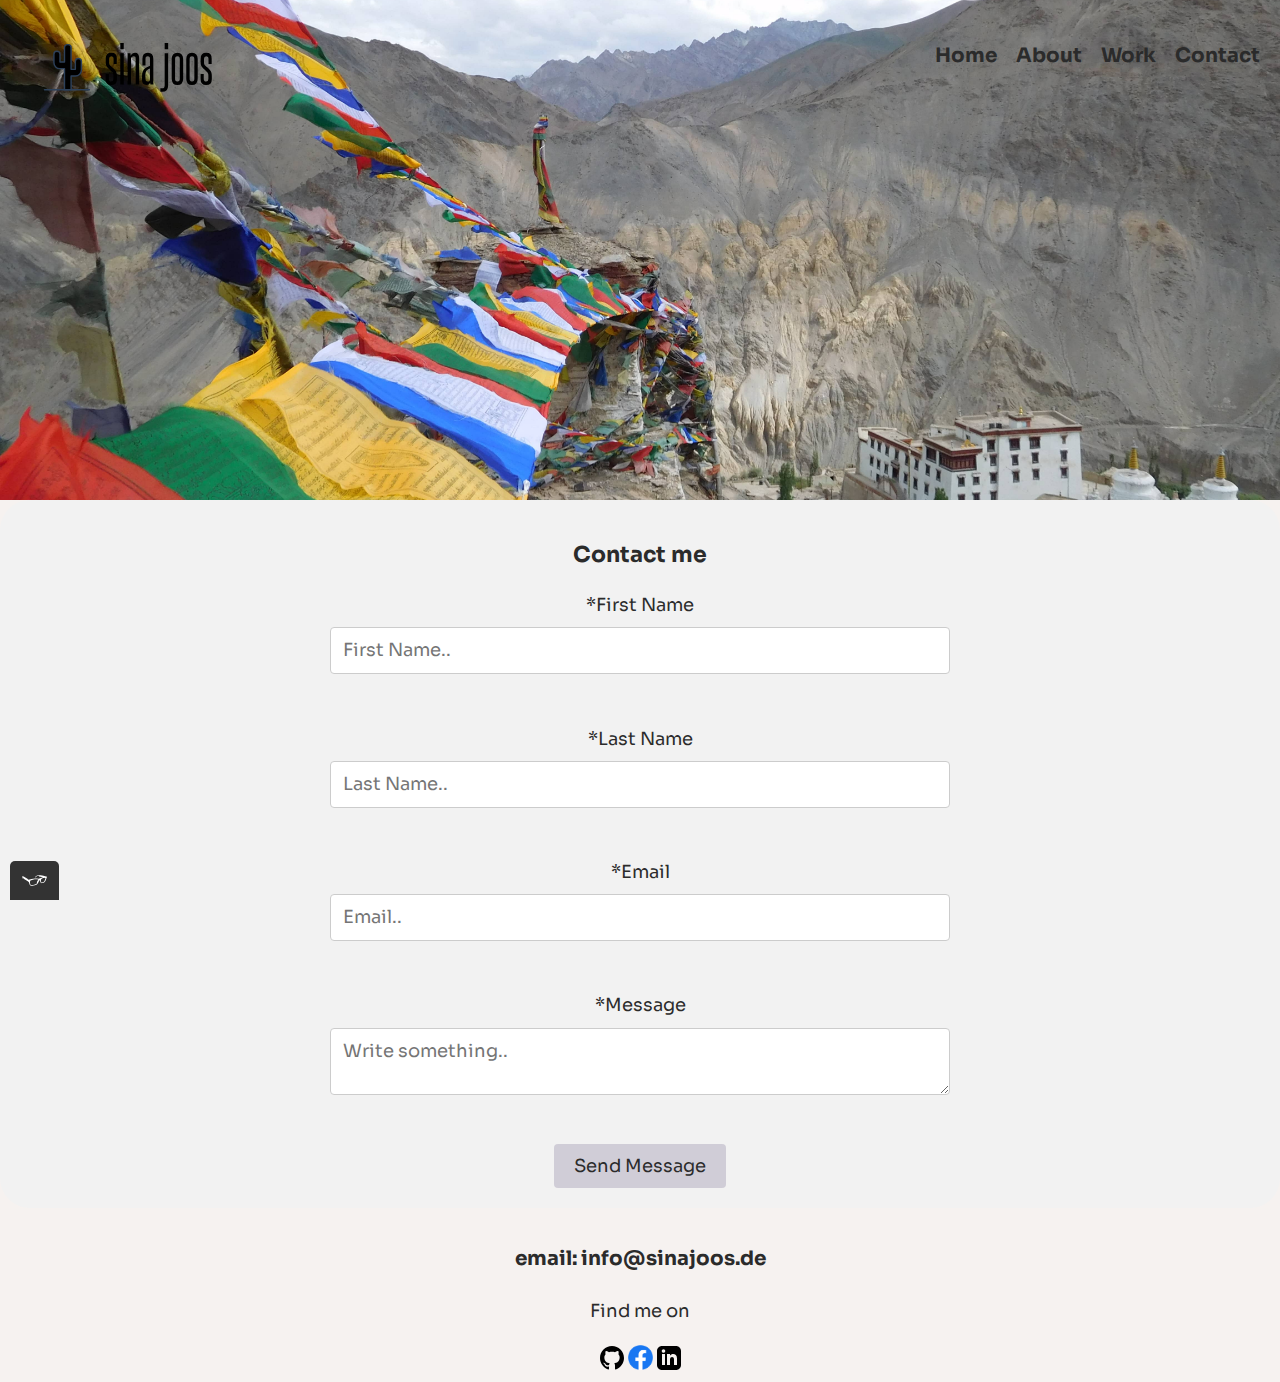
<file: contact.html>
<!DOCTYPE html>
<html lang="en">
  <head>
    <meta charset="UTF-8" />
    <meta http-equiv="X-UA-Compatible" content="IE=edge" />
    <meta name="viewport" content="width=device-width, initial-scale=1" />
    <title>contact</title>
    <link rel="shortcut icon" href="img/favicon-16x16.ico" />
    <link rel="stylesheet" href="css/normalize.min.css" />
    <link
      href="https://fonts.googleapis.com/css2?family=Sora:wght@200&display=swap"
      rel="stylesheet"
    />
    <link
      href="https://fonts.googleapis.com/css2?family=Sora:wght@700&display=swap"
      rel="stylesheet"
    />
    <link rel="stylesheet" href="css/style.production.css" />
  </head>
  <body>
    <div class="prayerflags">
      <header class="page-header">
        <img
          src="img/Black-logo-no-background.svg"
          alt="logo"
          class="page-header__item"
        />
        <nav class="main-navigation page-header__item">
          <ul role="menubar" class="navigation-list">
            <li role="presentation">
              <a href="index.html" role="menuitem" class="navigation-list__item"
                >Home</a
              >
            </li>
            <li role="presentation">
              <a href="about.html" role="menuitem" class="navigation-list__item"
                >About</a
              >
            </li>
            <li role="presentation">
              <a href="work.html" role="menuitem" class="navigation-list__item"
                >Work</a
              >
            </li>
            <li role="presentation">
              <a
                href="contact.html"
                role="menuitem"
                class="navigation-list__item navigation-list__item--active"
                >Contact</a
              >
            </li>
          </ul>
        </nav>
      </header>
    </div>
    <main>
      <div class="container">
        <h1>Contact me</h1>
        <form action="#" method="post" id="contact-form">
          <label class="standard-label" for="contact-fname">*First Name </label>
          <input
            type="text"
            id="contact-fname"
            name="firstname"
            placeholder="First Name.."
          />
          <br />
          <label class="standard-label" for="contact-lname">*Last Name </label>
          <input
            type="text"
            id="contact-lname"
            name="lastname"
            placeholder="Last Name.."
          />
          <br />
          <label class="standard-label" for="contact-email">*Email </label>
          <input
            type="email"
            id="contact-email"
            placeholder="Email.."
            required
          />
          <br />
          <label class="standard-label" for="contact-message">*Message </label>
          <textarea
            maxlength="240"
            id="contact-message"
            placeholder="Write something.."
            required
          ></textarea>
          <br />
          <input type="submit" value="Send Message" class="submit" />
        </form>
      </div>
      <br />
      <a href="mailto:info@sinajoos.de">email: info@sinajoos.de</a>
    </main>
    <footer class="footer">
      <p>Find me on</p>
      <!-- Github logo -->
      <a href="https://github.com/SinaHI78" target="_blank">
        <img src="img/github-icon.svg" alt="github" />
      </a>
      <!-- Facebook logo -->
      <a href="https://www.facebook.com/sina.joos" target="_blank">
        <img
          src="img/f_logo_RGB-Blue_250.png"
          alt="facebook"
          class="facebook"
        />
      </a>
      <!-- LinkedIn logo -->
      <a
        href="https://www.linkedin.com/in/sina-joos-17202912b/"
        target="_blank"
      >
        <img src="img/linkedin-icon.svg" alt="linkedin" />
      </a>
    </footer>
    <script src="js/tota11y.min.js"></script>
  </body>
</html>
</file>
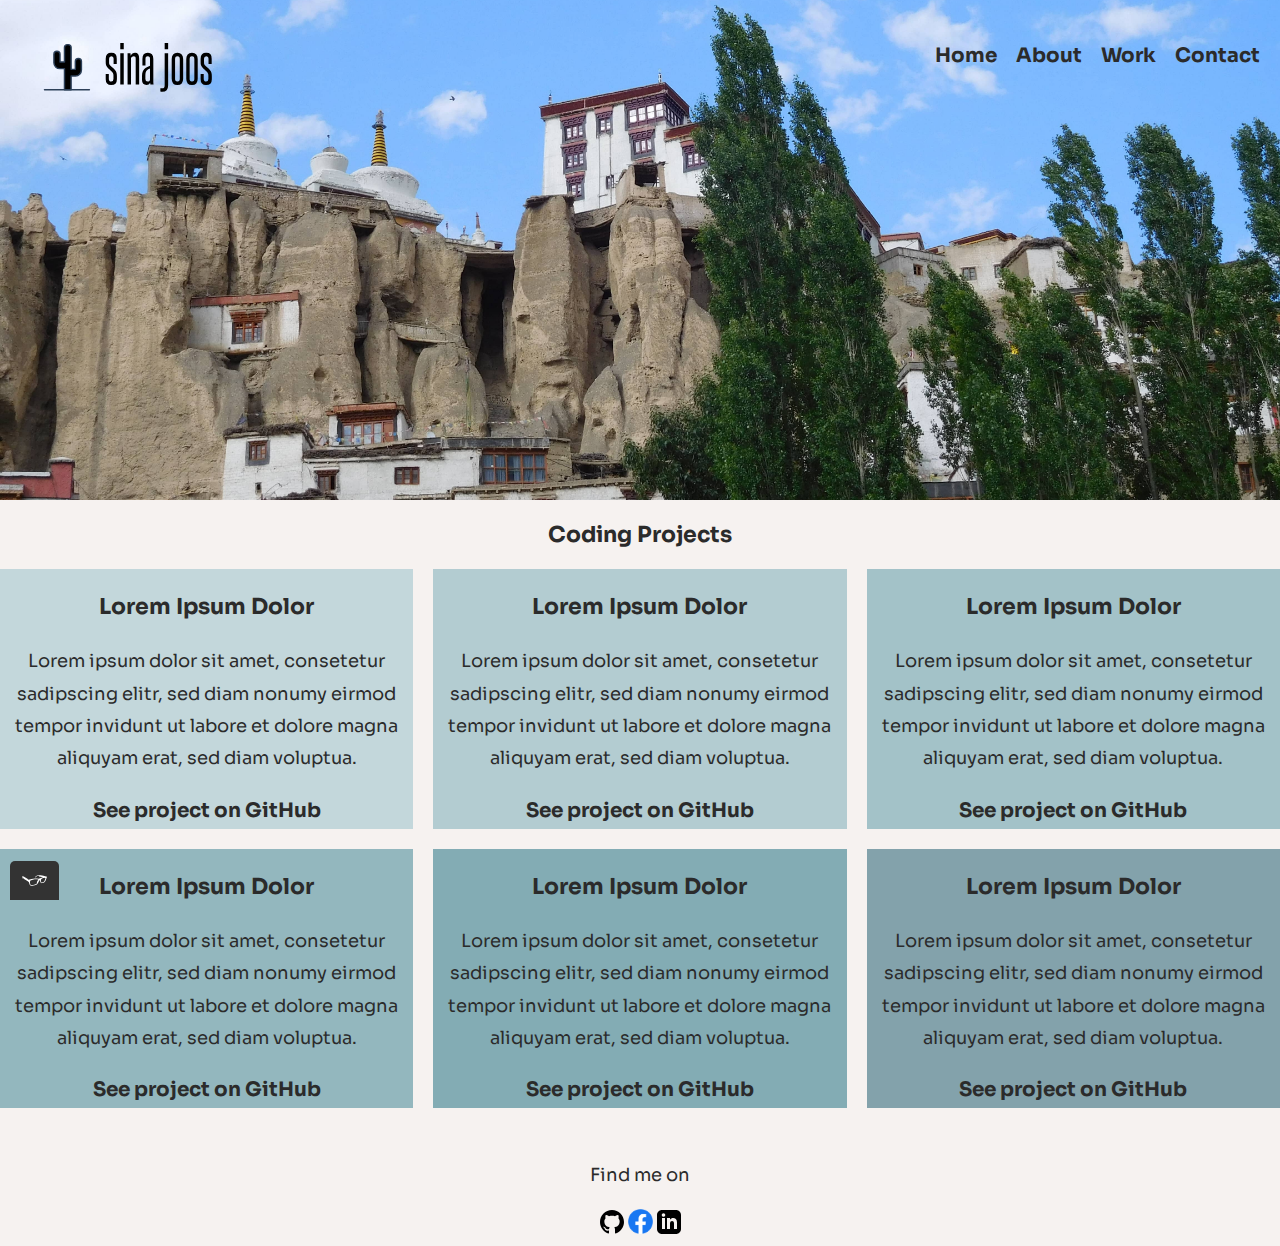
<file: work.html>
<!DOCTYPE html>
<html lang="en">
  <head>
    <meta charset="UTF-8" />
    <meta http-equiv="X-UA-Compatible" content="IE=edge" />
    <meta name="viewport" content="width=device-width, initial-scale=1" />
    <title>work</title>
    <link rel="shortcut icon" href="img/favicon-16x16.ico" />
    <link rel="stylesheet" href="css/normalize.min.css" />
    <link
      href="https://fonts.googleapis.com/css2?family=Sora:wght@200&display=swap"
      rel="stylesheet"
    />
    <link
      href="https://fonts.googleapis.com/css2?family=Sora:wght@700&display=swap"
      rel="stylesheet"
    />
    <link rel="stylesheet" href="css/style.production.css" />
  </head>
  <body>
    <div class="monastery">
      <header class="page-header">
        <img
          src="img/Black-logo-no-background.svg"
          alt="logo"
          class="page-header__item"
        />
        <nav class="main-navigation page-header__item">
          <ul role="menubar" class="navigation-list">
            <li role="presentation">
              <a
                href="index.html"
                role="menuitem"
                class="navigation-list__item navigation-list__item--active"
                >Home</a
              >
            </li>
            <li role="presentation">
              <a href="about.html" role="menuitem" class="navigation-list__item"
                >About</a
              >
            </li>
            <li role="presentation">
              <a
                href="work.html"
                role="menuitem"
                class="navigation-list__item navigation-list__item--active"
                >Work</a
              >
            </li>
            <li role="presentation">
              <a
                href="contact.html"
                role="menuitem"
                class="navigation-list__item"
                >Contact</a
              >
            </li>
          </ul>
        </nav>
      </header>
    </div>
    <main>
      <section>
        <h1>Coding Projects</h1>
        <div class="grid">
          <div class="grid__item" id="first">
            <h2>Lorem Ipsum Dolor</h2>
            <p>
              Lorem ipsum dolor sit amet, consetetur sadipscing elitr, sed diam
              nonumy eirmod tempor invidunt ut labore et dolore magna aliquyam
              erat, sed diam voluptua.
            </p>
            <a href="#">See project on GitHub</a>
          </div>
          <div class="grid__item" id="second">
            <h2>Lorem Ipsum Dolor</h2>
            <p>
              Lorem ipsum dolor sit amet, consetetur sadipscing elitr, sed diam
              nonumy eirmod tempor invidunt ut labore et dolore magna aliquyam
              erat, sed diam voluptua.
            </p>
            <a href="#">See project on GitHub</a>
          </div>
          <div class="grid__item" id="third">
            <h2>Lorem Ipsum Dolor</h2>
            <p>
              Lorem ipsum dolor sit amet, consetetur sadipscing elitr, sed diam
              nonumy eirmod tempor invidunt ut labore et dolore magna aliquyam
              erat, sed diam voluptua.
            </p>
            <a href="#">See project on GitHub</a>
          </div>
          <div class="grid__item" id="fourth">
            <h2>Lorem Ipsum Dolor</h2>
            <p>
              Lorem ipsum dolor sit amet, consetetur sadipscing elitr, sed diam
              nonumy eirmod tempor invidunt ut labore et dolore magna aliquyam
              erat, sed diam voluptua.
            </p>
            <a href="#">See project on GitHub</a>
          </div>
          <div class="grid__item" id="fifth">
            <h2>Lorem Ipsum Dolor</h2>
            <p>
              Lorem ipsum dolor sit amet, consetetur sadipscing elitr, sed diam
              nonumy eirmod tempor invidunt ut labore et dolore magna aliquyam
              erat, sed diam voluptua.
            </p>
            <a href="#">See project on GitHub</a>
          </div>
          <div class="grid__item" id="sixth">
            <h2>Lorem Ipsum Dolor</h2>
            <p>
              Lorem ipsum dolor sit amet, consetetur sadipscing elitr, sed diam
              nonumy eirmod tempor invidunt ut labore et dolore magna aliquyam
              erat, sed diam voluptua.
            </p>
            <a href="#">See project on GitHub</a>
          </div>
        </div>
      </section>
    </main>
    <br />
    <footer class="footer">
      <p>Find me on</p>
      <!-- Github logo -->
      <a href="https://github.com/SinaHI78" target="_blank">
        <img src="img/github-icon.svg" alt="github" />
      </a>
      <!-- Facebook logo -->
      <a href="https://www.facebook.com/sina.joos" target="_blank">
        <img
          src="img/f_logo_RGB-Blue_250.png"
          alt="facebook"
          class="facebook"
        />
      </a>
      <!-- LinkedIn logo -->
      <a
        href="https://www.linkedin.com/in/sina-joos-17202912b/"
        target="_blank"
      >
        <img src="img/linkedin-icon.svg" alt="linkedin" />
      </a>
    </footer>
    <script src="js/tota11y.min.js"></script>
  </body>
</html>
</file>
<file: css/style.production.css>
a {
  color: #2b2b2b;
}

body {
  font-family: "Sora", sans-serif;
  color: #2b2b2b;
  text-align: center;
  line-height: 1.8;
  font-size: 18px;
  font-weight: 400;
  background: #757f9a; /* fallback for old browsers */
  background-color: #f6f2f0;
}

* {
  -webkit-box-sizing: border-box;
  box-sizing: border-box;
}

h1 {
  font-size: 22px;
  font-weight: 700;
}

h2 {
  font-size: 22px;
}

a {
  color: #2b2b2b;
  font-size: 20px;
  font-weight: bolder;
  text-decoration: none;
}

a:visited {
  color: #313131;
  font-weight: bolder;
}

a:hover,
a:focus {
  text-decoration: none;
}

a:active {
  color: #be44bd;
}

ul {
  list-style-type: none;
}

button:hover,
button:focus,
.button:focus,
.button:hover {
  cursor: pointer;
  opacity: 0.8;
}

/* Style inputs with type="text", select elements and textareas */
input[type="text"],
[type="email"],
select,
textarea {
  width: 50%;
  display: block;
  margin: 0 auto;
  padding: 12px; /* Some padding */
  border: 1px solid #ccc; /* Gray border */
  border-radius: 4px; /* Rounded borders */
  -webkit-box-sizing: border-box;
  box-sizing: border-box; /* Make sure that padding and width stays in place */
  margin-top: 6px; /* Add a top margin */
  margin-bottom: 16px; /* Bottom margin */
  resize: vertical; /* Allow the user to vertically resize the textarea (not horizontally) */
}

/* Style the submit button with a specific background color etc */
input[type="submit"] {
  background-color: #d0cdd7;
  color: #2b2b2b;
  padding: 12px 20px;
  border: none;
  border-radius: 4px;
  cursor: pointer;
}

/* When moving the mouse over the submit button, add a darker green color */
input[type="submit"]:hover {
  background-color: #be44bd;
}

/* Add a background color and some padding around the form */
.container {
  border-radius: 30px;
  background-color: #f2f2f2;
  padding: 20px;
}

.footer {
  clear: both;
  display: block;
  text-align: center;
}

.facebook {
  width: 25px;
  height: 25px;
}

.profile__portrait {
  float: left;
  border-radius: 50%;
  width: 250px;
  margin-left: 10%;
  margin-right: 3%;
}

.page-header {
  display: -webkit-box;
  display: -ms-flexbox;
  display: flex;
  width: 100%;
  padding: 20px;
}

.page-header__item {
  width: 10%;
  -webkit-box-flex: 0;
  -ms-flex: 0 1 200px;
  flex: 0 1 200px;
  text-align: right;
}

.page-header__item:last-child {
  -webkit-box-flex: 1;
  -ms-flex-positive: 1;
  flex-grow: 1;
  text-align: right;
}

.navigation-list li {
  display: inline-block;
  margin-left: 15px;
  text-align: right;
}

/* start grid fallback */
.grid__item {
  display: inline-block;
  width: 33%;
}

/* end grid fallback */

.grid {
  display: -ms-grid;
  display: grid;
  -ms-grid-columns: 1fr 20px 1fr 20px 1fr;
  grid-template-columns: 1fr 1fr 1fr;
  grid-gap: 20px;
}

.grid__item {
  width: auto;
  min-height: auto;
}

.leftAlign {
  text-align: center;
  margin: 5%;
}

.monastery {
  background-image: url("../img/monastery.jpg");
  background-size: cover;
  background-position: center;
  height: 500px;
}

.prayerflags {
  background-image: url("../img/prayerflags.jpg");
  background-size: cover;
  background-position: center;
  height: 500px;
}

.ladakh {
  background-image: url("../img/ladakh.jpg");
  background-size: cover;
  background-position: center;
  height: 500px;
}

.road {
  background-image: url("../img/road.jpg");
  background-size: cover;
  background-position: center;
  height: 500px;
}

.button {
  text-align: left;
  border: none;
  display: inline-block;
  text-decoration: none;
  font-family: inherit;
  background-color: #d0cdd7;
  font-size: 16px;
  padding: 15px;
  border-radius: 5px;
  -webkit-box-shadow: 2px 2px 2px 1px rgba(0, 0, 0, 0.2);
  box-shadow: 2px 2px 2px 1px rgba(0, 0, 0, 0.2);
  border-bottom: 2px solid rgba(0, 0, 0, 0.3);
  -webkit-transition: 0.2s opacity;
  -o-transition: 0.2s opacity;
  transition: 0.2s opacity;
}

.svg-container {
  text-align: center;
}

.sun {
  -webkit-animation: 4s color-change infinite alternate linear;
  animation: 4s color-change infinite alternate linear;
}

.cloud-front {
  -webkit-animation: 30s cloud-move infinite alternate linear;
  animation: 30s cloud-move infinite alternate linear;
}

.cloud-back {
  -webkit-animation: 34s cloud-move-reverse infinite alternate linear;
  animation: 34s cloud-move-reverse infinite alternate linear;
}

#prayer_flags {
  width: 40%;
}

#first {
  background-color: #c3d7db;
}

#second {
  background-color: #b3ccd1;
}

#third {
  background-color: #a3c2c8;
}

#fourth {
  background-color: #93b7be;
}

#fifth {
  background-color: #83acb4;
}

#sixth {
  background-color: #83a2ab;
}

@-webkit-keyframes color-change {
  0% {
    fill: #edc655;
  }

  50% {
    fill: #fcffad;
  }

  100% {
    fill: #f76414;
  }
}

@keyframes color-change {
  0% {
    fill: #edc655;
  }

  50% {
    fill: #fcffad;
  }

  100% {
    fill: #f76414;
  }
}

@-webkit-keyframes cloud-move {
  from {
    -webkit-transform: translate(0, 50px);
    transform: translate(0, 50px);
  }

  to {
    -webkit-transform: translate(200px, 50px);
    transform: translate(200px, 50px);
  }
}

@keyframes cloud-move {
  from {
    -webkit-transform: translate(0, 50px);
    transform: translate(0, 50px);
  }

  to {
    -webkit-transform: translate(200px, 50px);
    transform: translate(200px, 50px);
  }
}

@-webkit-keyframes cloud-move-reverse {
  from {
    -webkit-transform: translate(446px, 48px);
    transform: translate(446px, 48px);
  }

  to {
    -webkit-transform: translate(100px, 48px);
    transform: translate(100px, 48px);
  }
}

@keyframes cloud-move-reverse {
  from {
    -webkit-transform: translate(446px, 48px);
    transform: translate(446px, 48px);
  }

  to {
    -webkit-transform: translate(100px, 48px);
    transform: translate(100px, 48px);
  }
}

@media all and (max-width: 500px) {
  .grid {
    -ms-grid-columns: 1fr;
    grid-template-columns: 1fr;
  }
}

@media all and (min-width: 500px) and (max-width: 750px) {
  .grid {
    -ms-grid-columns: 1fr 20px 1fr;
    grid-template-columns: 1fr 1fr;
  }
}

@media all and (max-width: 750px) {
  .grid {
    grid-gap: 10px;
  }
}

.grid__item:last-child {
  grid-column: auto / auto;
  grid-row: auto / auto;
}
</file>
